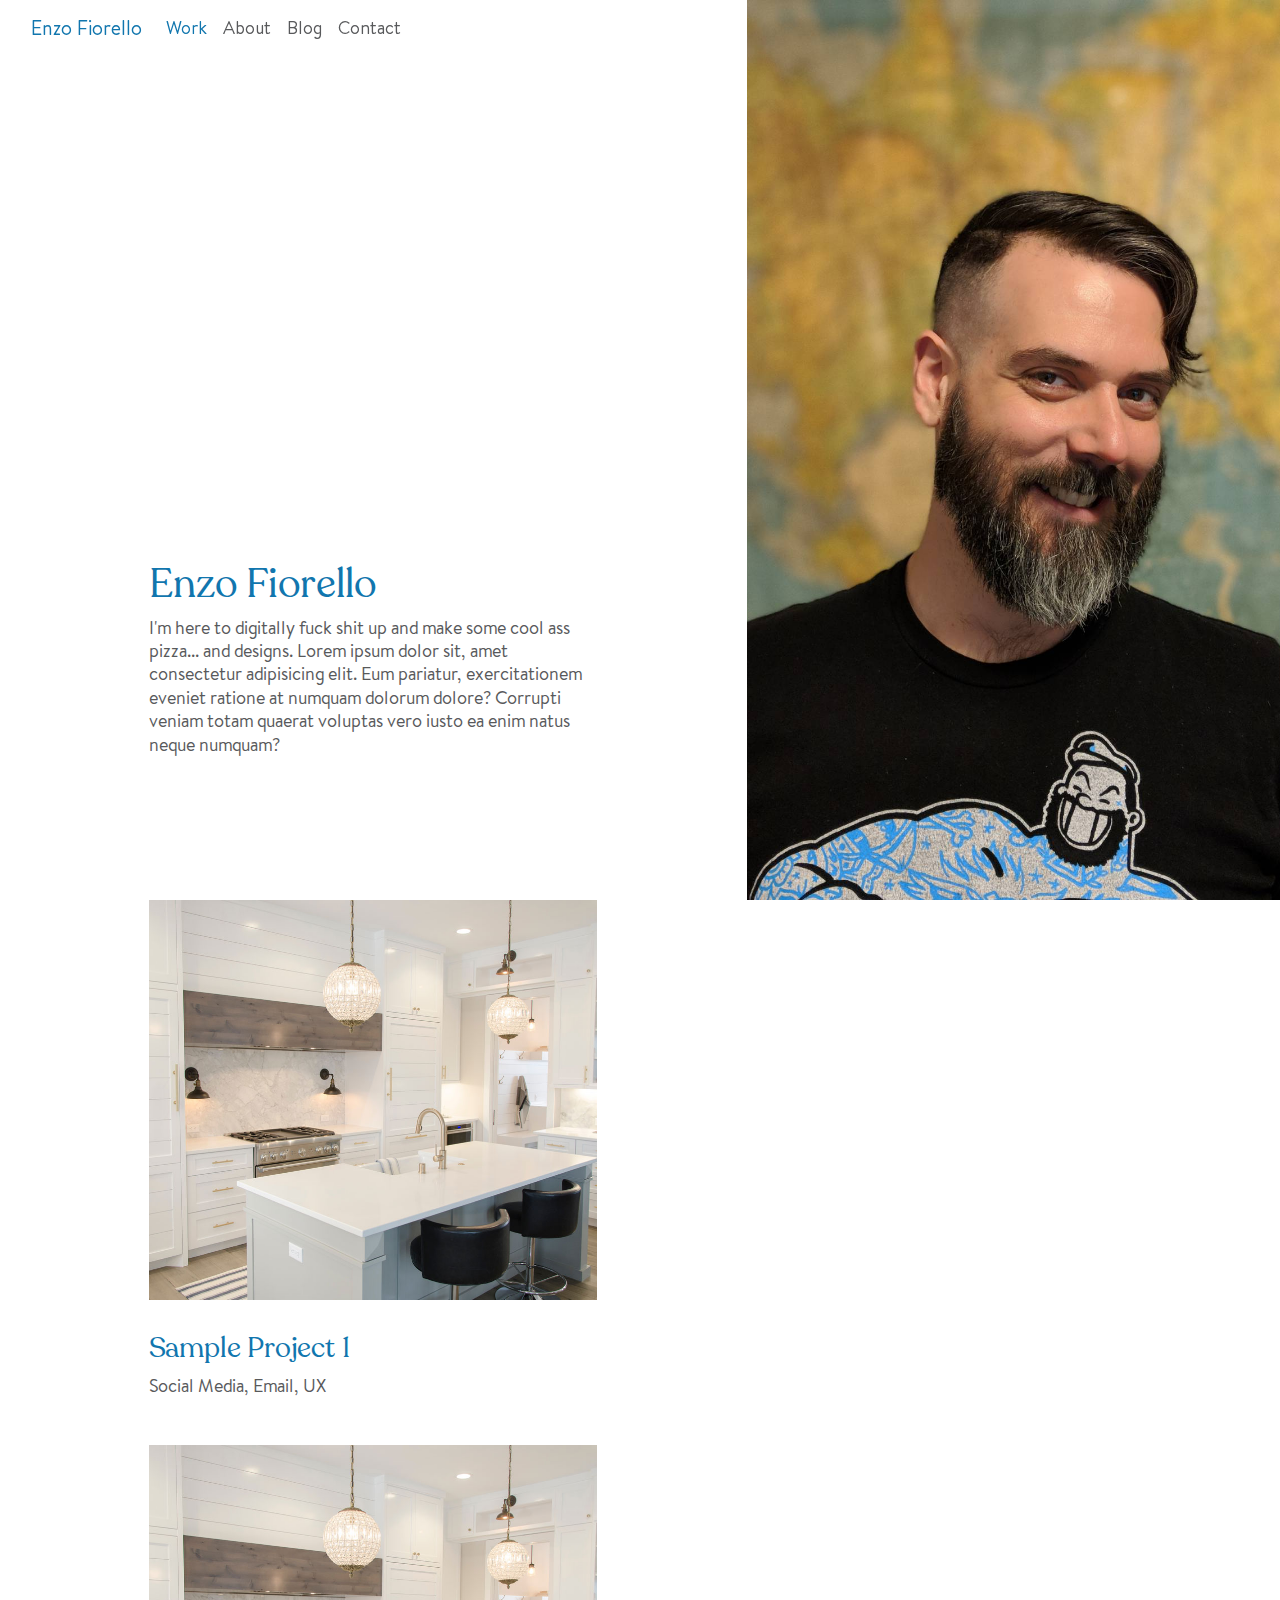
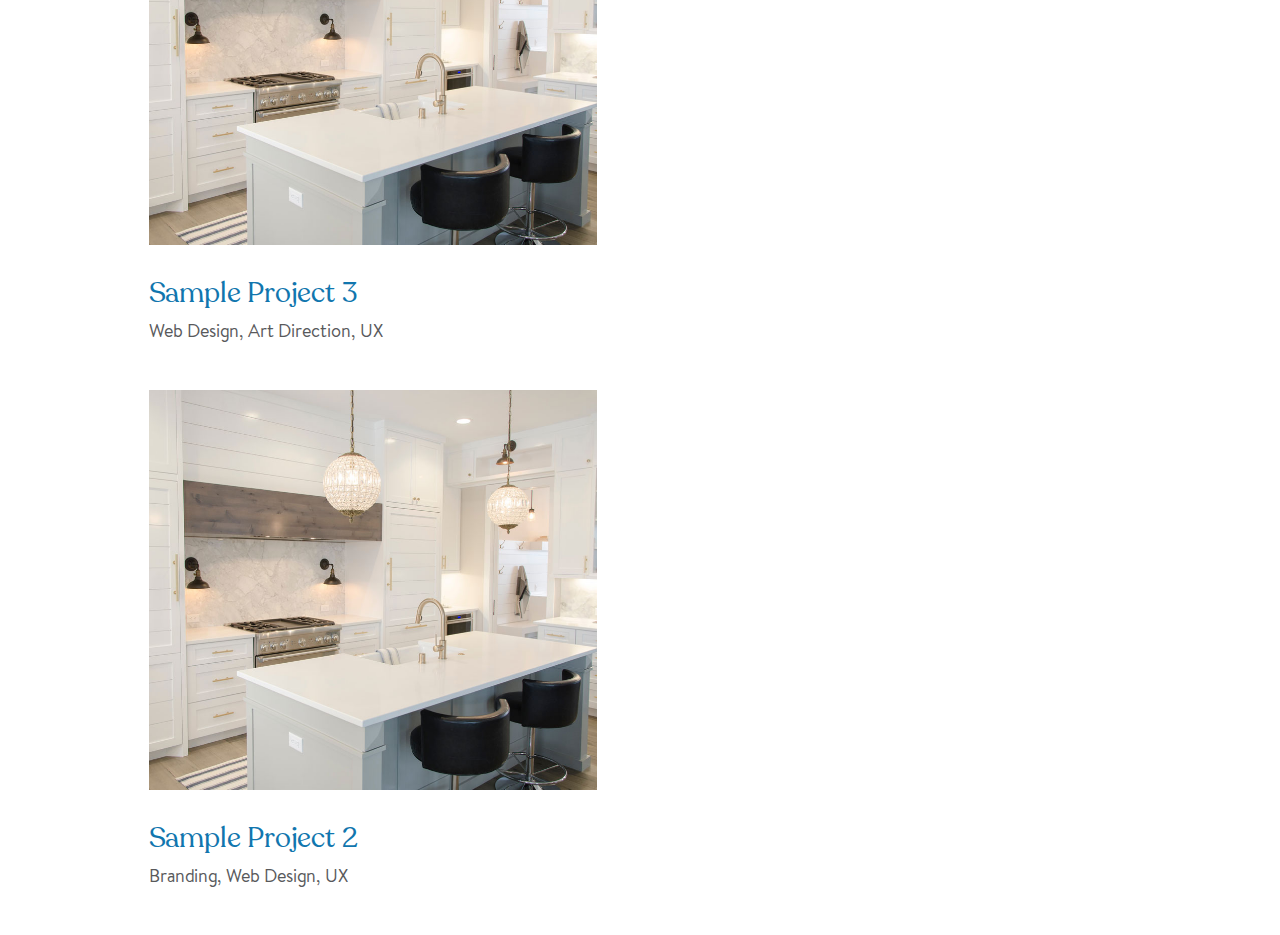
<file: index.html>
<!DOCTYPE html>
<html>
<head>
    <meta charset="utf-8">
<meta http-equiv="X-UA-Compatible" content="IE=edge">
<meta name="viewport" content="width=device-width, initial-scale=1">

<title>Enzo Fiorello | Enzo Fiorello</title>

<meta name="description" content="<p>One morning, as Gregor Samsa was waking up from anxious dreams, he discovered that in bed he had been changed into a monstrous verminous bug. He lay on his armour-hard back and saw, as he lifted his head up a little, his brown, arched abdomen divided up into rigid bow-like sections.</p>">

<link rel="shortcut icon" type="image/png" href="/img/icon-196x196.png">
<link rel="shortcut icon" sizes="196x196" href="/img/icon-196x196.png">
<link rel="apple-touch-icon" href="/img/homescreenicon.png">

 <!-- Facebook and Twitter integration -->
<meta property="og:title" content="Enzo Fiorello"/>
<meta property="og:image" content="/uploads/C5E7F620478B399834D0CE622767C95D.JPEG"/>
<meta property="og:url" content="/"/>
<meta property="og:type" content="article">
<meta property="og:site_name" content="Enzo Fiorello"/>
<meta property="og:description" content="<p>One morning, as Gregor Samsa was waking up from anxious dreams, he discovered that in bed he had been changed into a monstrous verminous bug. He lay on his armour-hard back and saw, as he lifted his head up a little, his brown, arched abdomen divided up into rigid bow-like sections.</p>"/>

<meta name="twitter:card" content="summary">
<meta name="twitter:site" content="">
<meta name="twitter:title" content="Enzo Fiorello" />
<meta name="twitter:image" content="/uploads/C5E7F620478B399834D0CE622767C95D.JPEG" />
<meta name="twitter:url" content="/" />
<meta name="twitter:description" content="<p>One morning, as Gregor Samsa was waking up from anxious dreams, he discovered that in bed he had been changed into a monstrous verminous bug. He lay on his armour-hard back and saw, as he lifted his head up a little, his brown, arched abdomen divided up into rigid bow-like sections.</p>" />

<link rel="canonical" href="/">
<link rel="alternate" type="application/rss+xml" title="Enzo Fiorello" href="/feed.xml">
<link rel="sitemap" type="application/xml" title="Sitemap" href="/sitemap.xml" />
    <link href="https://fonts.googleapis.com/css?family=Montserrat:100,100i,200,200i,300,300i,400,400i,500,500i,600,600i,700,700i,800,800i,900,900i|Roboto:100,100i,300,300i,400,400i,500,500i,700,700i,900,900i" rel="stylesheet">
    <link href="https://stackpath.bootstrapcdn.com/font-awesome/4.7.0/css/font-awesome.min.css" rel="stylesheet" integrity="sha384-wvfXpqpZZVQGK6TAh5PVlGOfQNHSoD2xbE+QkPxCAFlNEevoEH3Sl0sibVcOQVnN" crossorigin="anonymous">
    <link rel="stylesheet" type="text/css" media="screen" href="/assets/css/style.css" />
</head>
<body class="split">
<nav class="navbar navbar-expand-md navbar-light fixed-top">
    <div class="container-fluid">
        <a class="navbar-brand" href="/index.html">Enzo Fiorello</a>
        <button class="navbar-toggler" type="button" data-toggle="collapse" data-target="#navbarSupportedContent" aria-controls="navbarSupportedContent" aria-expanded="false" aria-label="Toggle navigation">
            <span class="navbar-toggler-icon"></span>
        </button>
        
        <div class="collapse navbar-collapse" id="navbarSupportedContent">
            <ul class="navbar-nav">
            
                <li class="nav-item  active ">
                    <a class="nav-link" href="/">Work</a>
                </li>
            
                <li class="nav-item ">
                    <a class="nav-link" href="/about.html">About</a>
                </li>
            
                <li class="nav-item ">
                    <a class="nav-link" href="/blog.html">Blog</a>
                </li>
            
                <li class="nav-item ">
                    <a class="nav-link" href="mailto:enzofiorello@gmail.com">Contact</a>
                </li>
            
    
            </ul>
        </div>
    </div>
</nav>
<article class="split-layout">
    <div class="container-fluid">
        <div class="row">
            <div class="col-md-5 order-md-2 minh-md-100vh minh-75vh featured-image" style="background-image: url('/uploads/C5E7F620478B399834D0CE622767C95D.JPEG');">
            
            </div>
            <div class="col-md-7 p-0">
                
                    <section class="split-introduction bg-none">
    <div class="container-fluid minh-md-100vh minh-75vh py-xl d-flex align-items-end">
        <div class="container">
            <div class="row">
                <div class="ml-auto mr-auto col-md-8 col-12">
                    <h1>Enzo Fiorello</h1><p>I'm here to digitally fuck shit up and make some cool ass pizza... and designs. Lorem ipsum dolor sit, amet consectetur adipisicing elit. Eum pariatur, exercitationem eveniet ratione at numquam dolorum dolore? Corrupti veniam totam quaerat voluptas vero iusto ea enim natus neque numquam?</p>
                </div>
            </div>
        </div>
    </div>
</section>
                
                    <section class="split-home-projects">
    <div class="container-fluid">
        <div class="container">
            <div class="row">
                    
                    
                    <div class="col-md-8 col-sm-12 ml-auto mr-auto project-post">
                        <a href="/projects/sample-project-1">
                            <div class="project-post-image" style="background-image: url('/uploads/placeholder.jpg');">
                                <div class="overlay">
                                    <h5><i class="fa fa-plus"></i></h5>
                                </div>
                            </div>
                        </a>
                        <div class="project-post-content">
                            <a href="/projects/sample-project-1">
                                <h3>Sample Project 1</h3>
                            </a>
                            <p>
                                Social Media, Email, UX
                            </p>
                        </div>
                    </div>
                    
                    <div class="col-md-8 col-sm-12 ml-auto mr-auto project-post">
                        <a href="/projects/sample-project-3">
                            <div class="project-post-image" style="background-image: url('/uploads/placeholder.jpg');">
                                <div class="overlay">
                                    <h5><i class="fa fa-plus"></i></h5>
                                </div>
                            </div>
                        </a>
                        <div class="project-post-content">
                            <a href="/projects/sample-project-3">
                                <h3>Sample Project 3</h3>
                            </a>
                            <p>
                                Web Design, Art Direction, UX
                            </p>
                        </div>
                    </div>
                    
                    <div class="col-md-8 col-sm-12 ml-auto mr-auto project-post">
                        <a href="/projects/sample-project-2">
                            <div class="project-post-image" style="background-image: url('/uploads/placeholder.jpg');">
                                <div class="overlay">
                                    <h5><i class="fa fa-plus"></i></h5>
                                </div>
                            </div>
                        </a>
                        <div class="project-post-content">
                            <a href="/projects/sample-project-2">
                                <h3>Sample Project 2</h3>
                            </a>
                            <p>
                                Branding, Web Design, UX
                            </p>
                        </div>
                    </div>
                    
            </div>
        </div>
    </div>
</section>
                
            </div>
        </div>
    </div>
</article>
<footer class="pt-md pb-md bg-lt-gray d-none ">
    <div class="container">
        <div class="row">
            <div class="col-12">
                <h6>Enzo Fiorello</h6>
            </div>
        </div>
        <div class="row">
            <div class="col-md-4 col-sm-12">
                <p>One morning, as Gregor Samsa was waking up from anxious dreams, he discovered that in bed he had been changed into a monstrous verminous bug. He lay on his armour-hard back and saw, as he lifted his head up a little, his brown, arched abdomen divided up into rigid bow-like sections.</p>
            </div>
            <div class="ml-auto col-md-2 col-sm-12">
                <h6>Navigation</h6>
                <ul class="footer-nav">
                    
                    <li>
                        <a href="">Work</a>
                    </li>
                    
                    <li>
                        <a href="">About</a>
                    </li>
                    
                    <li>
                        <a href="">Blog</a>
                    </li>
                    
                    <li>
                        <a href="">Contact</a>
                    </li>
                    
                </ul>
            </div>
            <div class="col-md-2 col-sm-12">
                <h6>Social</h6>
                <ul class="footer-nav">
                    
                    <li>
                        <a href="">Instagram</a>
                    </li>
                    
                    <li>
                        <a href="">Facebook</a>
                    </li>
                    
                    <li>
                        <a href="">YouTube</a>
                    </li>
                    
                    <li>
                        <a href="">LinkedIn</a>
                    </li>
                    
                </ul>
            </div>
        </div>
    </div>
</footer>
<script src="https://code.jquery.com/jquery-3.3.1.slim.min.js" integrity="sha384-q8i/X+965DzO0rT7abK41JStQIAqVgRVzpbzo5smXKp4YfRvH+8abtTE1Pi6jizo" crossorigin="anonymous"></script>
<script src="https://cdnjs.cloudflare.com/ajax/libs/popper.js/1.14.3/umd/popper.min.js" integrity="sha384-ZMP7rVo3mIykV+2+9J3UJ46jBk0WLaUAdn689aCwoqbBJiSnjAK/l8WvCWPIPm49" crossorigin="anonymous"></script>
<script src="https://stackpath.bootstrapcdn.com/bootstrap/4.1.3/js/bootstrap.min.js" integrity="sha384-ChfqqxuZUCnJSK3+MXmPNIyE6ZbWh2IMqE241rYiqJxyMiZ6OW/JmZQ5stwEULTy" crossorigin="anonymous"></script>
<script src="/assets/js/main.js"></script>
</body>
</html>
</file>
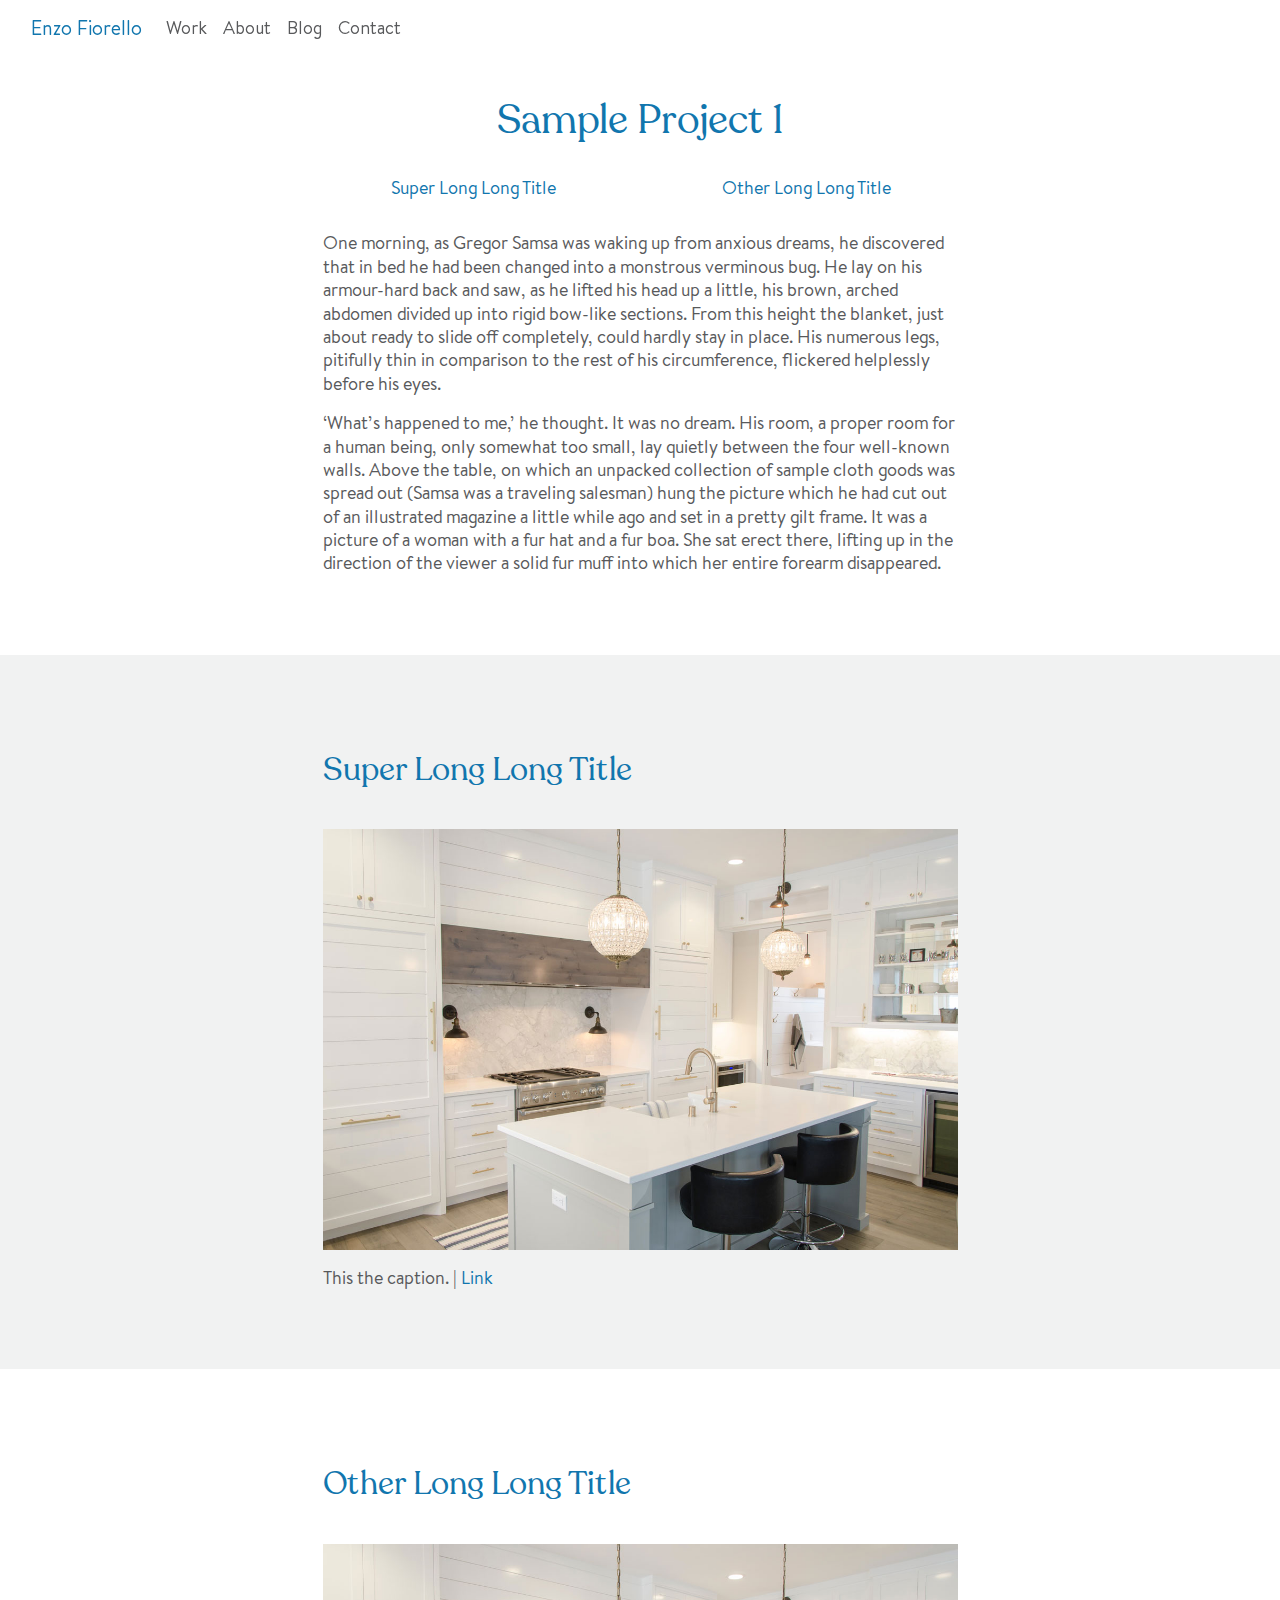
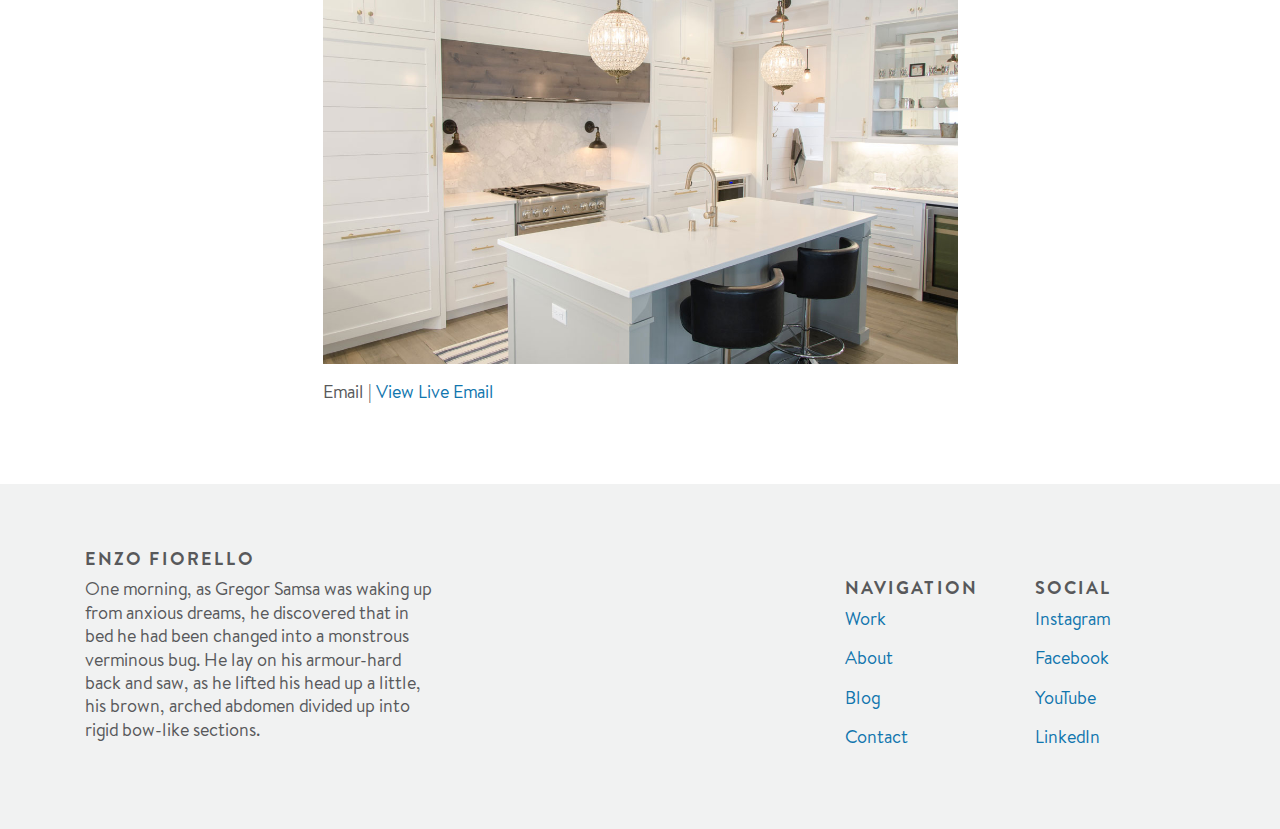
<file: projects/sample-project-1.html>
<!DOCTYPE html>
<html>
<head>
    <meta charset="utf-8">
<meta http-equiv="X-UA-Compatible" content="IE=edge">
<meta name="viewport" content="width=device-width, initial-scale=1">

<title>Sample Project 1 | Enzo Fiorello</title>

<meta name="description" content="One morning, as Gregor Samsa was waking up from anxious dreams, he discovered that in bed he had been changed into a monstrous verminous bug. He lay on his armour-hard...">

<link rel="shortcut icon" type="image/png" href="/img/icon-196x196.png">
<link rel="shortcut icon" sizes="196x196" href="/img/icon-196x196.png">
<link rel="apple-touch-icon" href="/img/homescreenicon.png">

 <!-- Facebook and Twitter integration -->
<meta property="og:title" content="Sample Project 1"/>

<meta property="og:url" content="/projects/sample-project-1"/>
<meta property="og:type" content="article">
<meta property="og:site_name" content="Enzo Fiorello"/>
<meta property="og:description" content="<p>One morning, as Gregor Samsa was waking up from anxious dreams, he discovered that in bed he had been changed into a monstrous verminous bug. He lay on his armour-hard back and saw, as he lifted his head up a little, his brown, arched abdomen divided up into rigid bow-like sections.</p>"/>

<meta name="twitter:card" content="summary">
<meta name="twitter:site" content="">
<meta name="twitter:title" content="Sample Project 1" />

<meta name="twitter:url" content="/projects/sample-project-1" />
<meta name="twitter:description" content="<p>One morning, as Gregor Samsa was waking up from anxious dreams, he discovered that in bed he had been changed into a monstrous verminous bug. He lay on his armour-hard back and saw, as he lifted his head up a little, his brown, arched abdomen divided up into rigid bow-like sections.</p>" />

<link rel="canonical" href="/projects/sample-project-1">
<link rel="alternate" type="application/rss+xml" title="Enzo Fiorello" href="/feed.xml">
<link rel="sitemap" type="application/xml" title="Sitemap" href="/sitemap.xml" />
    <link href="https://fonts.googleapis.com/css?family=Montserrat:100,100i,200,200i,300,300i,400,400i,500,500i,600,600i,700,700i,800,800i,900,900i|Roboto:100,100i,300,300i,400,400i,500,500i,700,700i,900,900i" rel="stylesheet">
    <link href="https://stackpath.bootstrapcdn.com/font-awesome/4.7.0/css/font-awesome.min.css" rel="stylesheet" integrity="sha384-wvfXpqpZZVQGK6TAh5PVlGOfQNHSoD2xbE+QkPxCAFlNEevoEH3Sl0sibVcOQVnN" crossorigin="anonymous">
    <link rel="stylesheet" type="text/css" media="screen" href="/assets/css/style.css" />
</head>
<body class="project">
<nav class="navbar navbar-expand-md navbar-light fixed-top">
    <div class="container-fluid">
        <a class="navbar-brand" href="/index.html">Enzo Fiorello</a>
        <button class="navbar-toggler" type="button" data-toggle="collapse" data-target="#navbarSupportedContent" aria-controls="navbarSupportedContent" aria-expanded="false" aria-label="Toggle navigation">
            <span class="navbar-toggler-icon"></span>
        </button>
        
        <div class="collapse navbar-collapse" id="navbarSupportedContent">
            <ul class="navbar-nav">
            
                <li class="nav-item ">
                    <a class="nav-link" href="/">Work</a>
                </li>
            
                <li class="nav-item ">
                    <a class="nav-link" href="/about.html">About</a>
                </li>
            
                <li class="nav-item ">
                    <a class="nav-link" href="/blog.html">Blog</a>
                </li>
            
                <li class="nav-item ">
                    <a class="nav-link" href="mailto:enzofiorello@gmail.com">Contact</a>
                </li>
            
    
            </ul>
        </div>
    </div>
</nav>
<header class="project-header">
    <div class="container-fluid minh-50vh pt-lg pb-md d-flex align-items-center">
        <div class="container">
            <div class="row">
                <div class="ml-auto mr-auto col-md-7 col-sm-12">
                    <h1 class="text-center mb-sm">Sample Project 1</h1>
                </div>
                <div class="col-md-7 col-sm-12 ml-auto mr-auto table-of-contents mb-sm">
                    <div class="row">
                        
                        
                            <div class="col-md-4 col-sm-12 ml-auto mr-auto text-center">
                                <a href="#SuperLongLongTitle">Super Long Long Title</a>
                            </div>
                        
                        
                        
                        
                        
                            <div class="col-md-4 col-sm-12 ml-auto mr-auto text-center">
                                <a href="#OtherLongLongTitle">Other Long Long Title</a>
                            </div>
                        
                        
                        
                        
                    </div>
                </div>
                <div class="col-md-7 col-sm-12 ml-auto mr-auto">
                    <p>One morning, as Gregor Samsa was waking up from anxious dreams, he discovered that in bed he had been changed into a monstrous verminous bug. He lay on his armour-hard back and saw, as he lifted his head up a little, his brown, arched abdomen divided up into rigid bow-like sections. From this height the blanket, just about ready to slide off completely, could hardly stay in place. His numerous legs, pitifully thin in comparison to the rest of his circumference, flickered helplessly before his eyes.</p><p>‘What’s happened to me,’ he thought. It was no dream. His room, a proper room for a human being, only somewhat too small, lay quietly between the four well-known walls. Above the table, on which an unpacked collection of sample cloth goods was spread out (Samsa was a traveling salesman) hung the picture which he had cut out of an illustrated magazine a little while ago and set in a pretty gilt frame. It was a picture of a woman with a fur hat and a fur boa. She sat erect there, lifting up in the direction of the viewer a solid fur muff into which her entire forearm disappeared.</p>
                </div>
            </div>
        </div>
    </div>
</header>
<article class="project-page">
    
        <section class="content-block" id="SuperLongLongTitle">
        <div class="container-fluid pt-lg pb-xs minh-0vh bg-lt-gray ">
            <div class="container">
                <div class="row">
                    <div class="col-md-7  ml-auto mr-auto text-left">
                        <h2>Super Long Long Title</h2>
                    </div>
                </div>
            </div>
        </div>
    </section>
    
        <section class="content-block">
    <div class="container-fluid pt-xs pb-md minh-0vh bg-lt-gray ">
        <div class="container">
            <div class="row">
                <div class="col-md-7  ml-auto mr-auto text-left">
                    <p><img src="../uploads/placeholder.jpg"></p><p>This the caption. | <a href="http://tumblr.com" title="Link">Link</a></p>
                </div>
            </div>
        </div>
    </div>
</section>
    
        <section class="content-block" id="OtherLongLongTitle">
        <div class="container-fluid pt-lg pb-xs minh-0vh bg-white ">
            <div class="container">
                <div class="row">
                    <div class="col-md-7  ml-auto mr-auto text-left">
                        <h2>Other Long Long Title</h2>
                    </div>
                </div>
            </div>
        </div>
    </section>
    
        <section class="content-block">
    <div class="container-fluid pt-xs pb-md minh-0vh bg-white ">
        <div class="container">
            <div class="row">
                <div class="col-md-7  ml-auto mr-auto text-left">
                    <p><img src="../uploads/placeholder.jpg"></p><p>Email | <a href="/">View Live Email</a></p>
                </div>
            </div>
        </div>
    </div>
</section>
    
</article>
<footer class="pt-md pb-md bg-lt-gray ">
    <div class="container">
        <div class="row">
            <div class="col-12">
                <h6>Enzo Fiorello</h6>
            </div>
        </div>
        <div class="row">
            <div class="col-md-4 col-sm-12">
                <p>One morning, as Gregor Samsa was waking up from anxious dreams, he discovered that in bed he had been changed into a monstrous verminous bug. He lay on his armour-hard back and saw, as he lifted his head up a little, his brown, arched abdomen divided up into rigid bow-like sections.</p>
            </div>
            <div class="ml-auto col-md-2 col-sm-12">
                <h6>Navigation</h6>
                <ul class="footer-nav">
                    
                    <li>
                        <a href="">Work</a>
                    </li>
                    
                    <li>
                        <a href="">About</a>
                    </li>
                    
                    <li>
                        <a href="">Blog</a>
                    </li>
                    
                    <li>
                        <a href="">Contact</a>
                    </li>
                    
                </ul>
            </div>
            <div class="col-md-2 col-sm-12">
                <h6>Social</h6>
                <ul class="footer-nav">
                    
                    <li>
                        <a href="">Instagram</a>
                    </li>
                    
                    <li>
                        <a href="">Facebook</a>
                    </li>
                    
                    <li>
                        <a href="">YouTube</a>
                    </li>
                    
                    <li>
                        <a href="">LinkedIn</a>
                    </li>
                    
                </ul>
            </div>
        </div>
    </div>
</footer>
<script src="https://code.jquery.com/jquery-3.3.1.slim.min.js" integrity="sha384-q8i/X+965DzO0rT7abK41JStQIAqVgRVzpbzo5smXKp4YfRvH+8abtTE1Pi6jizo" crossorigin="anonymous"></script>
<script src="https://cdnjs.cloudflare.com/ajax/libs/popper.js/1.14.3/umd/popper.min.js" integrity="sha384-ZMP7rVo3mIykV+2+9J3UJ46jBk0WLaUAdn689aCwoqbBJiSnjAK/l8WvCWPIPm49" crossorigin="anonymous"></script>
<script src="https://stackpath.bootstrapcdn.com/bootstrap/4.1.3/js/bootstrap.min.js" integrity="sha384-ChfqqxuZUCnJSK3+MXmPNIyE6ZbWh2IMqE241rYiqJxyMiZ6OW/JmZQ5stwEULTy" crossorigin="anonymous"></script>
<script src="/assets/js/main.js"></script>
</body>
</html>
</file>
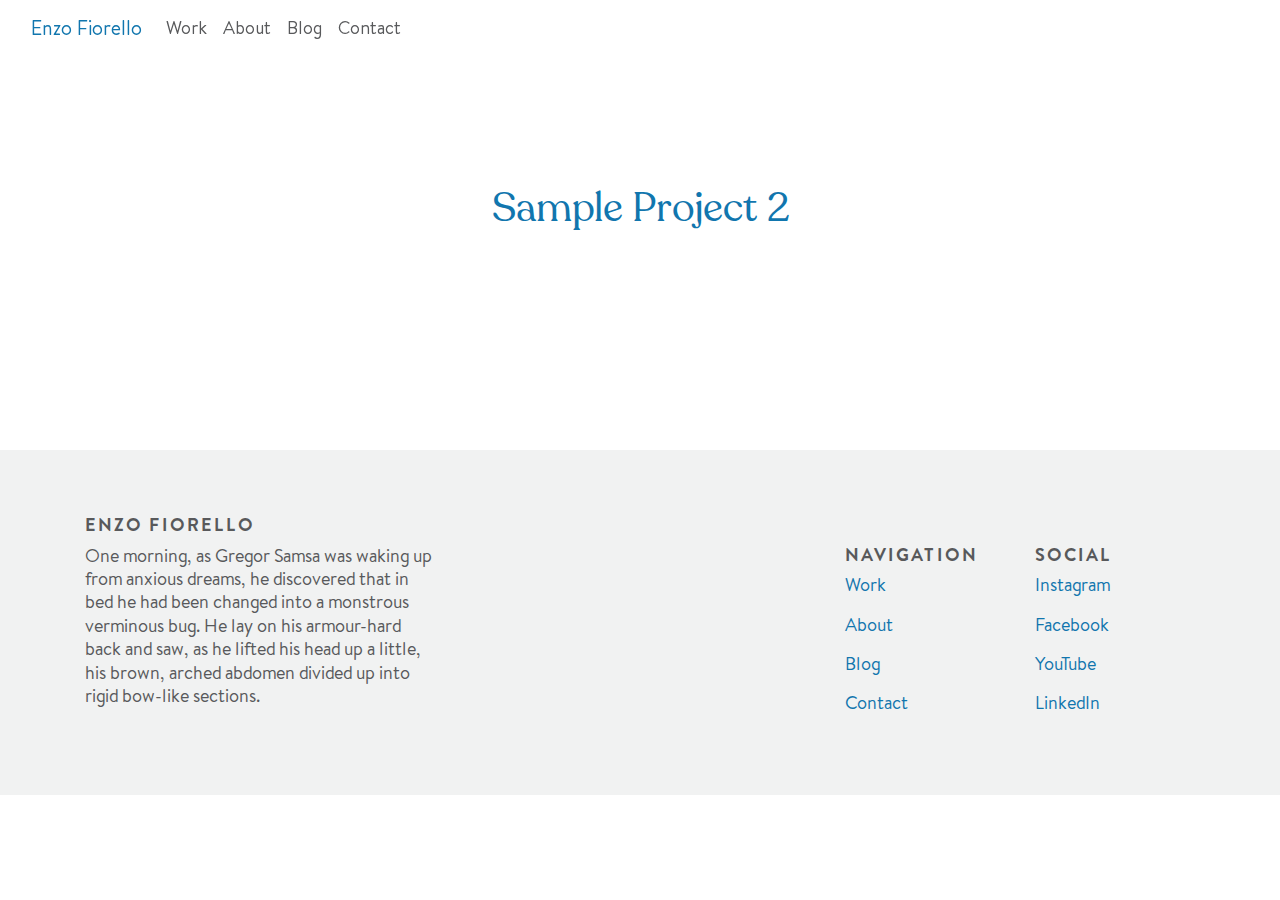
<file: projects/sample-project-2.html>
<!DOCTYPE html>
<html>
<head>
    <meta charset="utf-8">
<meta http-equiv="X-UA-Compatible" content="IE=edge">
<meta name="viewport" content="width=device-width, initial-scale=1">

<title>Sample Project 2 | Enzo Fiorello</title>

<meta name="description" content="<p>One morning, as Gregor Samsa was waking up from anxious dreams, he discovered that in bed he had been changed into a monstrous verminous bug. He lay on his armour-hard back and saw, as he lifted his head up a little, his brown, arched abdomen divided up into rigid bow-like sections.</p>">

<link rel="shortcut icon" type="image/png" href="/img/icon-196x196.png">
<link rel="shortcut icon" sizes="196x196" href="/img/icon-196x196.png">
<link rel="apple-touch-icon" href="/img/homescreenicon.png">

 <!-- Facebook and Twitter integration -->
<meta property="og:title" content="Sample Project 2"/>

<meta property="og:url" content="/projects/sample-project-2"/>
<meta property="og:type" content="article">
<meta property="og:site_name" content="Enzo Fiorello"/>
<meta property="og:description" content="<p>One morning, as Gregor Samsa was waking up from anxious dreams, he discovered that in bed he had been changed into a monstrous verminous bug. He lay on his armour-hard back and saw, as he lifted his head up a little, his brown, arched abdomen divided up into rigid bow-like sections.</p>"/>

<meta name="twitter:card" content="summary">
<meta name="twitter:site" content="">
<meta name="twitter:title" content="Sample Project 2" />

<meta name="twitter:url" content="/projects/sample-project-2" />
<meta name="twitter:description" content="<p>One morning, as Gregor Samsa was waking up from anxious dreams, he discovered that in bed he had been changed into a monstrous verminous bug. He lay on his armour-hard back and saw, as he lifted his head up a little, his brown, arched abdomen divided up into rigid bow-like sections.</p>" />

<link rel="canonical" href="/projects/sample-project-2">
<link rel="alternate" type="application/rss+xml" title="Enzo Fiorello" href="/feed.xml">
<link rel="sitemap" type="application/xml" title="Sitemap" href="/sitemap.xml" />
    <link href="https://fonts.googleapis.com/css?family=Montserrat:100,100i,200,200i,300,300i,400,400i,500,500i,600,600i,700,700i,800,800i,900,900i|Roboto:100,100i,300,300i,400,400i,500,500i,700,700i,900,900i" rel="stylesheet">
    <link href="https://stackpath.bootstrapcdn.com/font-awesome/4.7.0/css/font-awesome.min.css" rel="stylesheet" integrity="sha384-wvfXpqpZZVQGK6TAh5PVlGOfQNHSoD2xbE+QkPxCAFlNEevoEH3Sl0sibVcOQVnN" crossorigin="anonymous">
    <link rel="stylesheet" type="text/css" media="screen" href="/assets/css/style.css" />
</head>
<body class="project">
<nav class="navbar navbar-expand-md navbar-light fixed-top">
    <div class="container-fluid">
        <a class="navbar-brand" href="/index.html">Enzo Fiorello</a>
        <button class="navbar-toggler" type="button" data-toggle="collapse" data-target="#navbarSupportedContent" aria-controls="navbarSupportedContent" aria-expanded="false" aria-label="Toggle navigation">
            <span class="navbar-toggler-icon"></span>
        </button>
        
        <div class="collapse navbar-collapse" id="navbarSupportedContent">
            <ul class="navbar-nav">
            
                <li class="nav-item ">
                    <a class="nav-link" href="/">Work</a>
                </li>
            
                <li class="nav-item ">
                    <a class="nav-link" href="/about.html">About</a>
                </li>
            
                <li class="nav-item ">
                    <a class="nav-link" href="/blog.html">Blog</a>
                </li>
            
                <li class="nav-item ">
                    <a class="nav-link" href="mailto:enzofiorello@gmail.com">Contact</a>
                </li>
            
    
            </ul>
        </div>
    </div>
</nav>
<header class="project-header">
    <div class="container-fluid minh-50vh pt-lg pb-md d-flex align-items-center">
        <div class="container">
            <div class="row">
                <div class="ml-auto mr-auto col-md-7 col-sm-12">
                    <h1 class="text-center mb-sm">Sample Project 2</h1>
                </div>
                <div class="col-md-7 col-sm-12 ml-auto mr-auto table-of-contents mb-sm">
                    <div class="row">
                        
                    </div>
                </div>
                <div class="col-md-7 col-sm-12 ml-auto mr-auto">
                    
                </div>
            </div>
        </div>
    </div>
</header>
<article class="project-page">
    
</article>
<footer class="pt-md pb-md bg-lt-gray ">
    <div class="container">
        <div class="row">
            <div class="col-12">
                <h6>Enzo Fiorello</h6>
            </div>
        </div>
        <div class="row">
            <div class="col-md-4 col-sm-12">
                <p>One morning, as Gregor Samsa was waking up from anxious dreams, he discovered that in bed he had been changed into a monstrous verminous bug. He lay on his armour-hard back and saw, as he lifted his head up a little, his brown, arched abdomen divided up into rigid bow-like sections.</p>
            </div>
            <div class="ml-auto col-md-2 col-sm-12">
                <h6>Navigation</h6>
                <ul class="footer-nav">
                    
                    <li>
                        <a href="">Work</a>
                    </li>
                    
                    <li>
                        <a href="">About</a>
                    </li>
                    
                    <li>
                        <a href="">Blog</a>
                    </li>
                    
                    <li>
                        <a href="">Contact</a>
                    </li>
                    
                </ul>
            </div>
            <div class="col-md-2 col-sm-12">
                <h6>Social</h6>
                <ul class="footer-nav">
                    
                    <li>
                        <a href="">Instagram</a>
                    </li>
                    
                    <li>
                        <a href="">Facebook</a>
                    </li>
                    
                    <li>
                        <a href="">YouTube</a>
                    </li>
                    
                    <li>
                        <a href="">LinkedIn</a>
                    </li>
                    
                </ul>
            </div>
        </div>
    </div>
</footer>
<script src="https://code.jquery.com/jquery-3.3.1.slim.min.js" integrity="sha384-q8i/X+965DzO0rT7abK41JStQIAqVgRVzpbzo5smXKp4YfRvH+8abtTE1Pi6jizo" crossorigin="anonymous"></script>
<script src="https://cdnjs.cloudflare.com/ajax/libs/popper.js/1.14.3/umd/popper.min.js" integrity="sha384-ZMP7rVo3mIykV+2+9J3UJ46jBk0WLaUAdn689aCwoqbBJiSnjAK/l8WvCWPIPm49" crossorigin="anonymous"></script>
<script src="https://stackpath.bootstrapcdn.com/bootstrap/4.1.3/js/bootstrap.min.js" integrity="sha384-ChfqqxuZUCnJSK3+MXmPNIyE6ZbWh2IMqE241rYiqJxyMiZ6OW/JmZQ5stwEULTy" crossorigin="anonymous"></script>
<script src="/assets/js/main.js"></script>
</body>
</html>
</file>
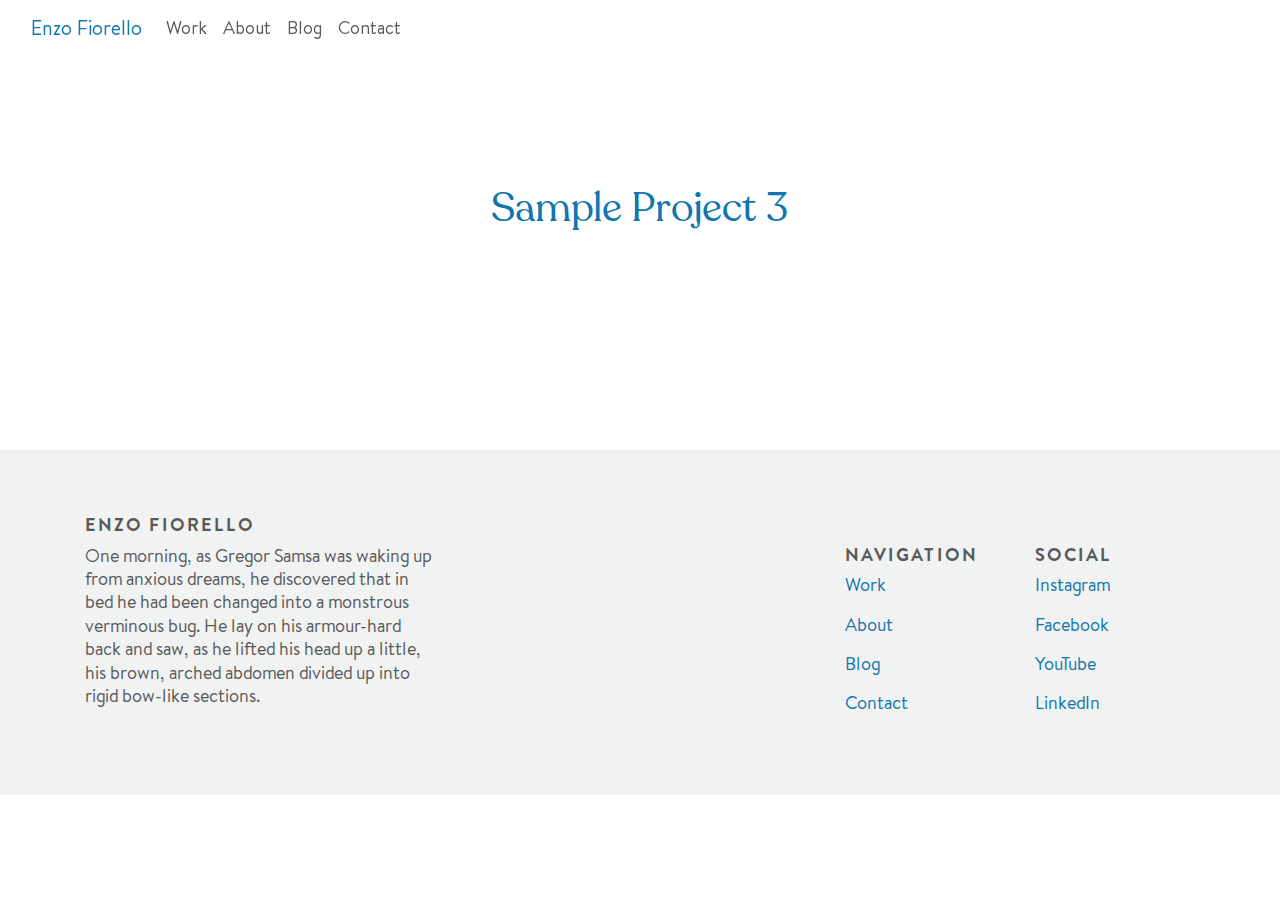
<file: projects/sample-project-3.html>
<!DOCTYPE html>
<html>
<head>
    <meta charset="utf-8">
<meta http-equiv="X-UA-Compatible" content="IE=edge">
<meta name="viewport" content="width=device-width, initial-scale=1">

<title>Sample Project 3 | Enzo Fiorello</title>

<meta name="description" content="<p>One morning, as Gregor Samsa was waking up from anxious dreams, he discovered that in bed he had been changed into a monstrous verminous bug. He lay on his armour-hard back and saw, as he lifted his head up a little, his brown, arched abdomen divided up into rigid bow-like sections.</p>">

<link rel="shortcut icon" type="image/png" href="/img/icon-196x196.png">
<link rel="shortcut icon" sizes="196x196" href="/img/icon-196x196.png">
<link rel="apple-touch-icon" href="/img/homescreenicon.png">

 <!-- Facebook and Twitter integration -->
<meta property="og:title" content="Sample Project 3"/>

<meta property="og:url" content="/projects/sample-project-3"/>
<meta property="og:type" content="article">
<meta property="og:site_name" content="Enzo Fiorello"/>
<meta property="og:description" content="<p>One morning, as Gregor Samsa was waking up from anxious dreams, he discovered that in bed he had been changed into a monstrous verminous bug. He lay on his armour-hard back and saw, as he lifted his head up a little, his brown, arched abdomen divided up into rigid bow-like sections.</p>"/>

<meta name="twitter:card" content="summary">
<meta name="twitter:site" content="">
<meta name="twitter:title" content="Sample Project 3" />

<meta name="twitter:url" content="/projects/sample-project-3" />
<meta name="twitter:description" content="<p>One morning, as Gregor Samsa was waking up from anxious dreams, he discovered that in bed he had been changed into a monstrous verminous bug. He lay on his armour-hard back and saw, as he lifted his head up a little, his brown, arched abdomen divided up into rigid bow-like sections.</p>" />

<link rel="canonical" href="/projects/sample-project-3">
<link rel="alternate" type="application/rss+xml" title="Enzo Fiorello" href="/feed.xml">
<link rel="sitemap" type="application/xml" title="Sitemap" href="/sitemap.xml" />
    <link href="https://fonts.googleapis.com/css?family=Montserrat:100,100i,200,200i,300,300i,400,400i,500,500i,600,600i,700,700i,800,800i,900,900i|Roboto:100,100i,300,300i,400,400i,500,500i,700,700i,900,900i" rel="stylesheet">
    <link href="https://stackpath.bootstrapcdn.com/font-awesome/4.7.0/css/font-awesome.min.css" rel="stylesheet" integrity="sha384-wvfXpqpZZVQGK6TAh5PVlGOfQNHSoD2xbE+QkPxCAFlNEevoEH3Sl0sibVcOQVnN" crossorigin="anonymous">
    <link rel="stylesheet" type="text/css" media="screen" href="/assets/css/style.css" />
</head>
<body class="project">
<nav class="navbar navbar-expand-md navbar-light fixed-top">
    <div class="container-fluid">
        <a class="navbar-brand" href="/index.html">Enzo Fiorello</a>
        <button class="navbar-toggler" type="button" data-toggle="collapse" data-target="#navbarSupportedContent" aria-controls="navbarSupportedContent" aria-expanded="false" aria-label="Toggle navigation">
            <span class="navbar-toggler-icon"></span>
        </button>
        
        <div class="collapse navbar-collapse" id="navbarSupportedContent">
            <ul class="navbar-nav">
            
                <li class="nav-item ">
                    <a class="nav-link" href="/">Work</a>
                </li>
            
                <li class="nav-item ">
                    <a class="nav-link" href="/about.html">About</a>
                </li>
            
                <li class="nav-item ">
                    <a class="nav-link" href="/blog.html">Blog</a>
                </li>
            
                <li class="nav-item ">
                    <a class="nav-link" href="mailto:enzofiorello@gmail.com">Contact</a>
                </li>
            
    
            </ul>
        </div>
    </div>
</nav>
<header class="project-header">
    <div class="container-fluid minh-50vh pt-lg pb-md d-flex align-items-center">
        <div class="container">
            <div class="row">
                <div class="ml-auto mr-auto col-md-7 col-sm-12">
                    <h1 class="text-center mb-sm">Sample Project 3</h1>
                </div>
                <div class="col-md-7 col-sm-12 ml-auto mr-auto table-of-contents mb-sm">
                    <div class="row">
                        
                    </div>
                </div>
                <div class="col-md-7 col-sm-12 ml-auto mr-auto">
                    
                </div>
            </div>
        </div>
    </div>
</header>
<article class="project-page">
    
</article>
<footer class="pt-md pb-md bg-lt-gray ">
    <div class="container">
        <div class="row">
            <div class="col-12">
                <h6>Enzo Fiorello</h6>
            </div>
        </div>
        <div class="row">
            <div class="col-md-4 col-sm-12">
                <p>One morning, as Gregor Samsa was waking up from anxious dreams, he discovered that in bed he had been changed into a monstrous verminous bug. He lay on his armour-hard back and saw, as he lifted his head up a little, his brown, arched abdomen divided up into rigid bow-like sections.</p>
            </div>
            <div class="ml-auto col-md-2 col-sm-12">
                <h6>Navigation</h6>
                <ul class="footer-nav">
                    
                    <li>
                        <a href="">Work</a>
                    </li>
                    
                    <li>
                        <a href="">About</a>
                    </li>
                    
                    <li>
                        <a href="">Blog</a>
                    </li>
                    
                    <li>
                        <a href="">Contact</a>
                    </li>
                    
                </ul>
            </div>
            <div class="col-md-2 col-sm-12">
                <h6>Social</h6>
                <ul class="footer-nav">
                    
                    <li>
                        <a href="">Instagram</a>
                    </li>
                    
                    <li>
                        <a href="">Facebook</a>
                    </li>
                    
                    <li>
                        <a href="">YouTube</a>
                    </li>
                    
                    <li>
                        <a href="">LinkedIn</a>
                    </li>
                    
                </ul>
            </div>
        </div>
    </div>
</footer>
<script src="https://code.jquery.com/jquery-3.3.1.slim.min.js" integrity="sha384-q8i/X+965DzO0rT7abK41JStQIAqVgRVzpbzo5smXKp4YfRvH+8abtTE1Pi6jizo" crossorigin="anonymous"></script>
<script src="https://cdnjs.cloudflare.com/ajax/libs/popper.js/1.14.3/umd/popper.min.js" integrity="sha384-ZMP7rVo3mIykV+2+9J3UJ46jBk0WLaUAdn689aCwoqbBJiSnjAK/l8WvCWPIPm49" crossorigin="anonymous"></script>
<script src="https://stackpath.bootstrapcdn.com/bootstrap/4.1.3/js/bootstrap.min.js" integrity="sha384-ChfqqxuZUCnJSK3+MXmPNIyE6ZbWh2IMqE241rYiqJxyMiZ6OW/JmZQ5stwEULTy" crossorigin="anonymous"></script>
<script src="/assets/js/main.js"></script>
</body>
</html>
</file>
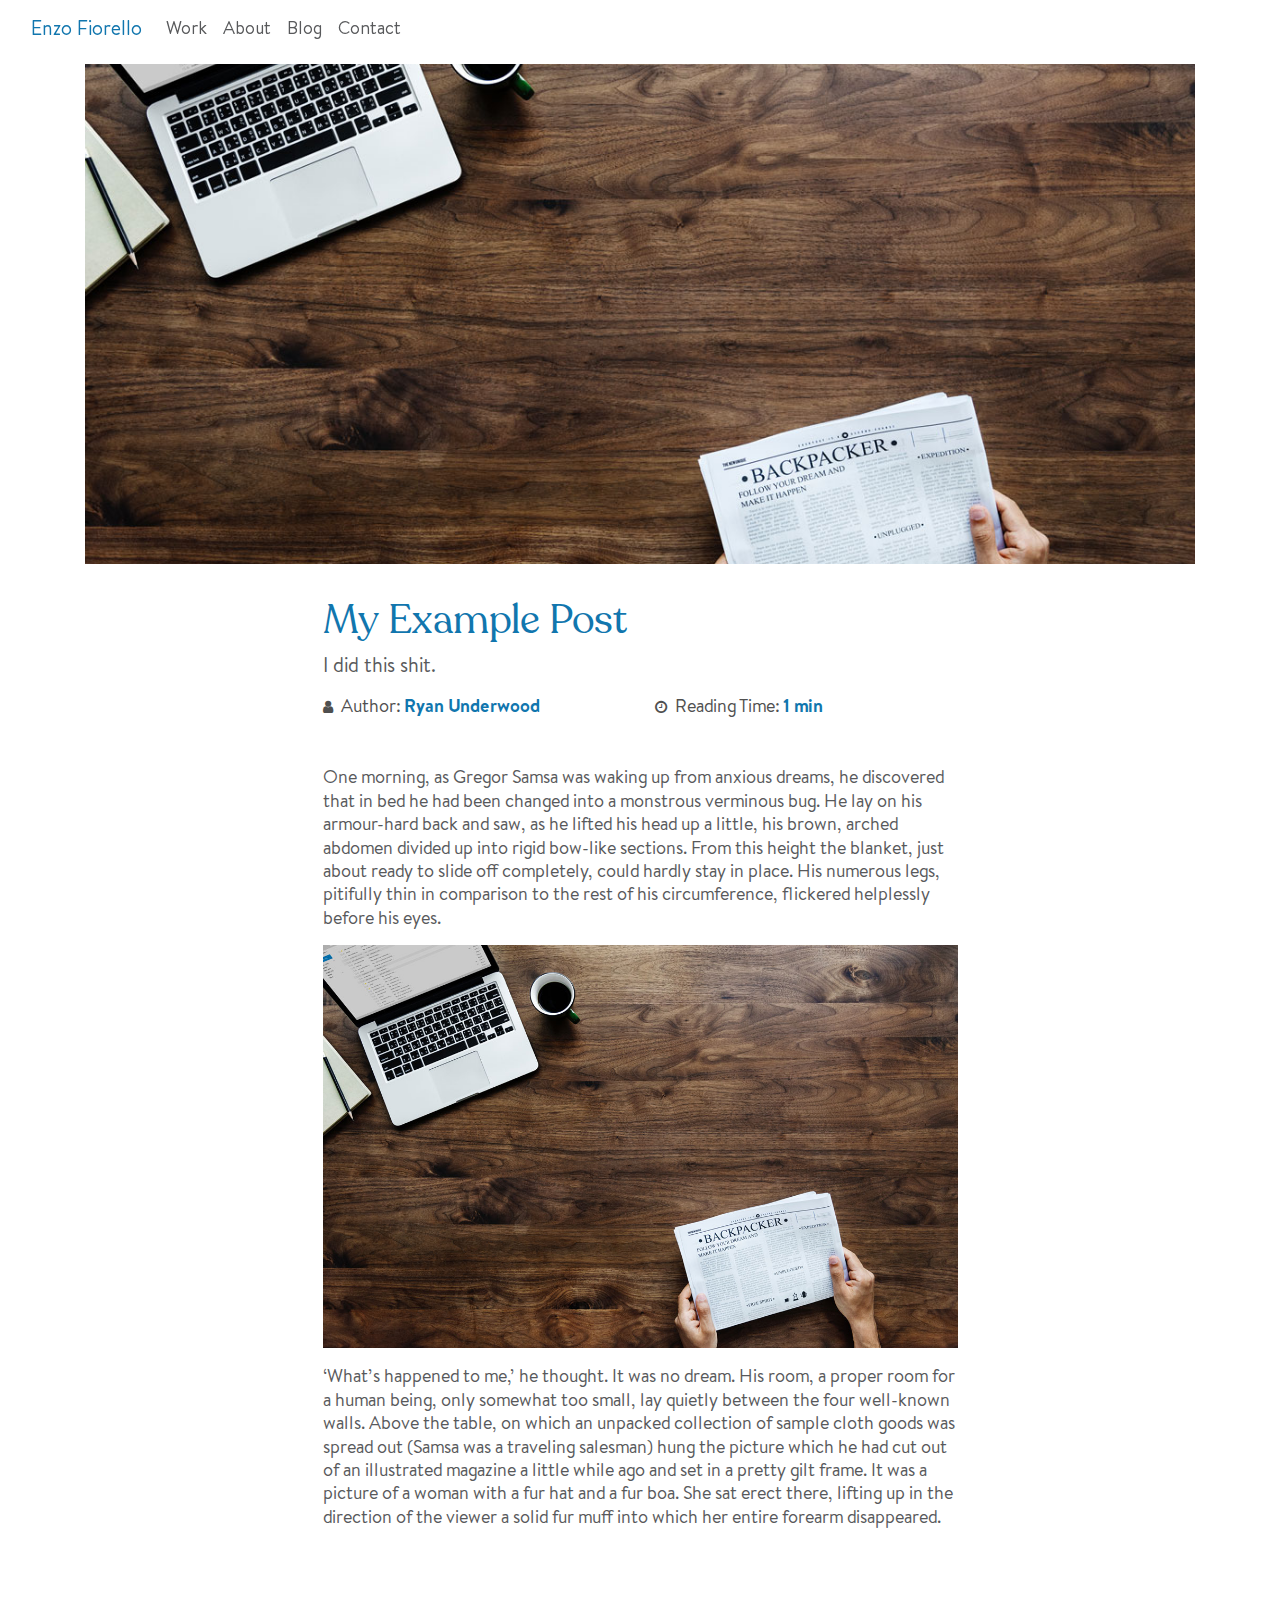
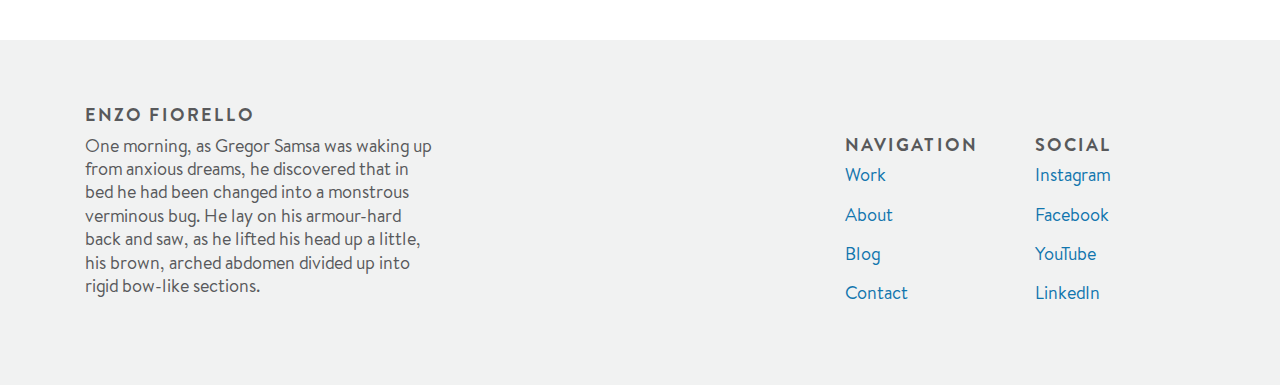
<file: 2016/05/20/my-example-post.html>
<!DOCTYPE html>
<html>
<head>
    <meta charset="utf-8">
<meta http-equiv="X-UA-Compatible" content="IE=edge">
<meta name="viewport" content="width=device-width, initial-scale=1">

<title>My Example Post | Enzo Fiorello</title>

<meta name="description" content="<p>One morning, as Gregor Samsa was waking up from anxious dreams, he discovered that in bed he had been changed into a monstrous verminous bug. He lay on his armour-hard back and saw, as he lifted his head up a little, his brown, arched abdomen divided up into rigid bow-like sections.</p>">

<link rel="shortcut icon" type="image/png" href="/img/icon-196x196.png">
<link rel="shortcut icon" sizes="196x196" href="/img/icon-196x196.png">
<link rel="apple-touch-icon" href="/img/homescreenicon.png">

 <!-- Facebook and Twitter integration -->
<meta property="og:title" content="My Example Post"/>
<meta property="og:image" content="/uploads/blog-placeholder.jpg"/>
<meta property="og:url" content="/2016/05/20/my-example-post.html"/>
<meta property="og:type" content="article">
<meta property="og:site_name" content="Enzo Fiorello"/>
<meta property="og:description" content="One morning, as Gregor Samsa was waking up from anxious dreams, he discovered that in bed he had been changed into a monstrous verminous bug. He lay on his a..."/>

<meta name="twitter:card" content="summary">
<meta name="twitter:site" content="">
<meta name="twitter:title" content="My Example Post" />
<meta name="twitter:image" content="/uploads/blog-placeholder.jpg" />
<meta name="twitter:url" content="/2016/05/20/my-example-post.html" />
<meta name="twitter:description" content="One morning, as Gregor Samsa was waking up from anxious dreams, he discovered that in bed he had been changed into a monstrous verminous bug. He lay on his a..." />

<link rel="canonical" href="/2016/05/20/my-example-post.html">
<link rel="alternate" type="application/rss+xml" title="Enzo Fiorello" href="/feed.xml">
<link rel="sitemap" type="application/xml" title="Sitemap" href="/sitemap.xml" />
    <link href="https://fonts.googleapis.com/css?family=Montserrat:100,100i,200,200i,300,300i,400,400i,500,500i,600,600i,700,700i,800,800i,900,900i|Roboto:100,100i,300,300i,400,400i,500,500i,700,700i,900,900i" rel="stylesheet">
    <link href="https://stackpath.bootstrapcdn.com/font-awesome/4.7.0/css/font-awesome.min.css" rel="stylesheet" integrity="sha384-wvfXpqpZZVQGK6TAh5PVlGOfQNHSoD2xbE+QkPxCAFlNEevoEH3Sl0sibVcOQVnN" crossorigin="anonymous">
    <link rel="stylesheet" type="text/css" media="screen" href="/assets/css/style.css" />
</head>
<body class="post">
<nav class="navbar navbar-expand-md navbar-light fixed-top">
    <div class="container-fluid">
        <a class="navbar-brand" href="/index.html">Enzo Fiorello</a>
        <button class="navbar-toggler" type="button" data-toggle="collapse" data-target="#navbarSupportedContent" aria-controls="navbarSupportedContent" aria-expanded="false" aria-label="Toggle navigation">
            <span class="navbar-toggler-icon"></span>
        </button>
        
        <div class="collapse navbar-collapse" id="navbarSupportedContent">
            <ul class="navbar-nav">
            
                <li class="nav-item ">
                    <a class="nav-link" href="/">Work</a>
                </li>
            
                <li class="nav-item ">
                    <a class="nav-link" href="/about.html">About</a>
                </li>
            
                <li class="nav-item ">
                    <a class="nav-link" href="/blog.html">Blog</a>
                </li>
            
                <li class="nav-item ">
                    <a class="nav-link" href="mailto:enzofiorello@gmail.com">Contact</a>
                </li>
            
    
            </ul>
        </div>
    </div>
</nav>
<header class="blog-header mt-md">
    <div class="container-fluid">
        <div class="container">
            <div class="col-12 featured-image" style="background-image: url('/uploads/blog-placeholder.jpg');">

            </div>
        </div>
    </div>
    <div class="container-fluid pt-sm">
        <div class="container">
            <div class="row">
                <div class="ml-auto mr-auto col-md-7 col-sm-12">
                    <h1>My Example Post</h1>
                    
                    <p class="lead">I did this shit.</p>
                    
                </div>
            </div>
        </div>
    </div>
</header>
<section>
    <div class="container-fluid">
        <div class="container">
            <div class="row">
                <div class="ml-auto mr-auto col-md-7 col-sm-12">
                    <div class="container-fluid p-0">
                        <div class="row">
                            <div class="col-md-6 col-sm-12">
                                <p class="fc-md-gray"><span class="small"><i class="fa fa-user"></i></span>&nbsp;&nbsp;Author: <strong class="fc-accent">Ryan Underwood</strong></p>
                            </div>
                            <div class="col-md-6 col-sm-12">
                                <p class="fc-md-gray"><span class="small"><i class="fa fa-clock-o"></i></span>&nbsp;&nbsp;Reading Time: <strong class="fc-accent">1 min</strong></p>
                            </div>
                        </div>
                    </div>
                </div>
            </div>
        </div>
    </div>
</section>
<article class="blog-post">
    <div class="container-fluid pt-sm pb-lg">
        <div class="container">
            <div class="row">
                <div class="ml-auto mr-auto col-md-7 col-sm-12">
                    <p>One morning, as Gregor Samsa was waking up from anxious dreams, he discovered that in bed he had been changed into a monstrous verminous bug. He lay on his armour-hard back and saw, as he lifted his head up a little, his brown, arched abdomen divided up into rigid bow-like sections. From this height the blanket, just about ready to slide off completely, could hardly stay in place. His numerous legs, pitifully thin in comparison to the rest of his circumference, flickered helplessly before his eyes.</p>

<p><img src="/uploads/blog-placeholder.jpg" alt="" /></p>

<p>‘What’s happened to me,’ he thought. It was no dream. His room, a proper room for a human being, only somewhat too small, lay quietly between the four well-known walls. Above the table, on which an unpacked collection of sample cloth goods was spread out (Samsa was a traveling salesman) hung the picture which he had cut out of an illustrated magazine a little while ago and set in a pretty gilt frame. It was a picture of a woman with a fur hat and a fur boa. She sat erect there, lifting up in the direction of the viewer a solid fur muff into which her entire forearm disappeared.</p>

                </div>
            </div>
        </div>
    </div>
</article>
<footer class="pt-md pb-md bg-lt-gray ">
    <div class="container">
        <div class="row">
            <div class="col-12">
                <h6>Enzo Fiorello</h6>
            </div>
        </div>
        <div class="row">
            <div class="col-md-4 col-sm-12">
                <p>One morning, as Gregor Samsa was waking up from anxious dreams, he discovered that in bed he had been changed into a monstrous verminous bug. He lay on his armour-hard back and saw, as he lifted his head up a little, his brown, arched abdomen divided up into rigid bow-like sections.</p>
            </div>
            <div class="ml-auto col-md-2 col-sm-12">
                <h6>Navigation</h6>
                <ul class="footer-nav">
                    
                    <li>
                        <a href="">Work</a>
                    </li>
                    
                    <li>
                        <a href="">About</a>
                    </li>
                    
                    <li>
                        <a href="">Blog</a>
                    </li>
                    
                    <li>
                        <a href="">Contact</a>
                    </li>
                    
                </ul>
            </div>
            <div class="col-md-2 col-sm-12">
                <h6>Social</h6>
                <ul class="footer-nav">
                    
                    <li>
                        <a href="">Instagram</a>
                    </li>
                    
                    <li>
                        <a href="">Facebook</a>
                    </li>
                    
                    <li>
                        <a href="">YouTube</a>
                    </li>
                    
                    <li>
                        <a href="">LinkedIn</a>
                    </li>
                    
                </ul>
            </div>
        </div>
    </div>
</footer>
<script src="https://code.jquery.com/jquery-3.3.1.slim.min.js" integrity="sha384-q8i/X+965DzO0rT7abK41JStQIAqVgRVzpbzo5smXKp4YfRvH+8abtTE1Pi6jizo" crossorigin="anonymous"></script>
<script src="https://cdnjs.cloudflare.com/ajax/libs/popper.js/1.14.3/umd/popper.min.js" integrity="sha384-ZMP7rVo3mIykV+2+9J3UJ46jBk0WLaUAdn689aCwoqbBJiSnjAK/l8WvCWPIPm49" crossorigin="anonymous"></script>
<script src="https://stackpath.bootstrapcdn.com/bootstrap/4.1.3/js/bootstrap.min.js" integrity="sha384-ChfqqxuZUCnJSK3+MXmPNIyE6ZbWh2IMqE241rYiqJxyMiZ6OW/JmZQ5stwEULTy" crossorigin="anonymous"></script>
<script src="/assets/js/main.js"></script>
</body>
</html>
</file>
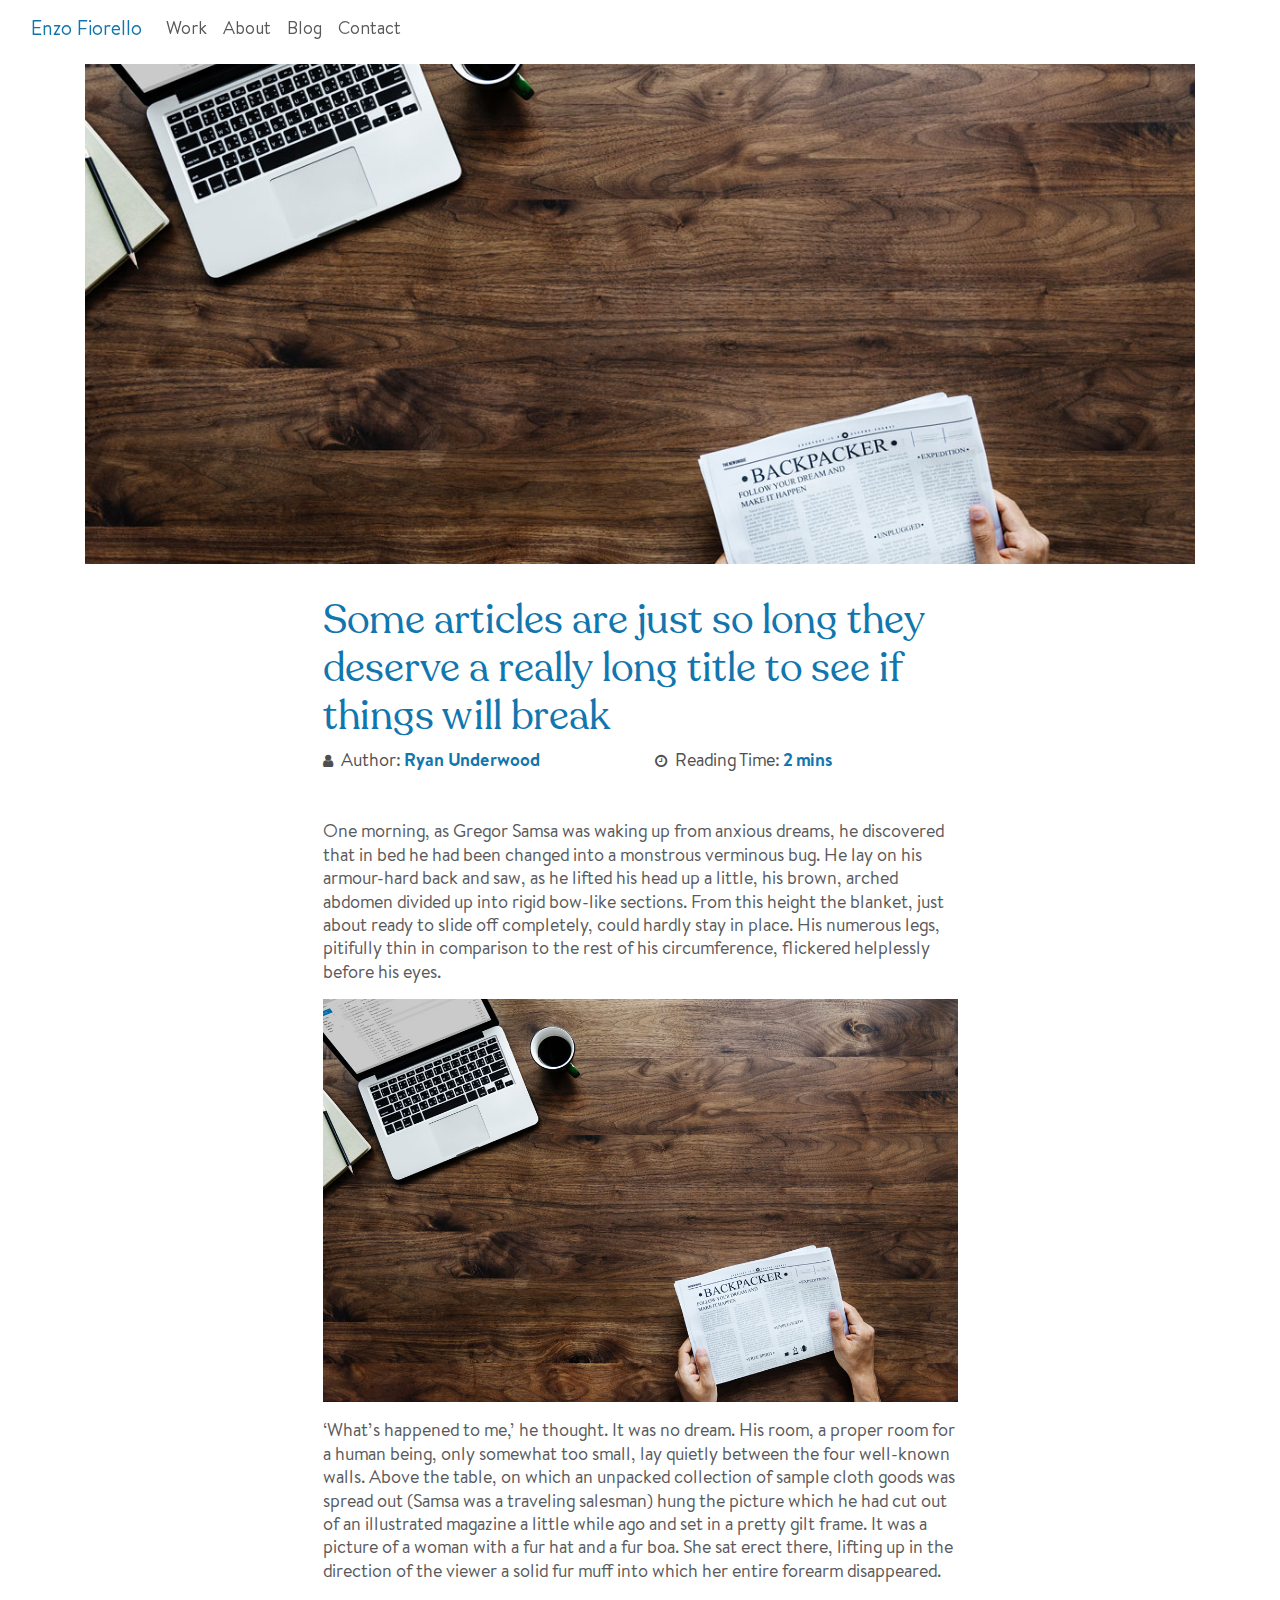
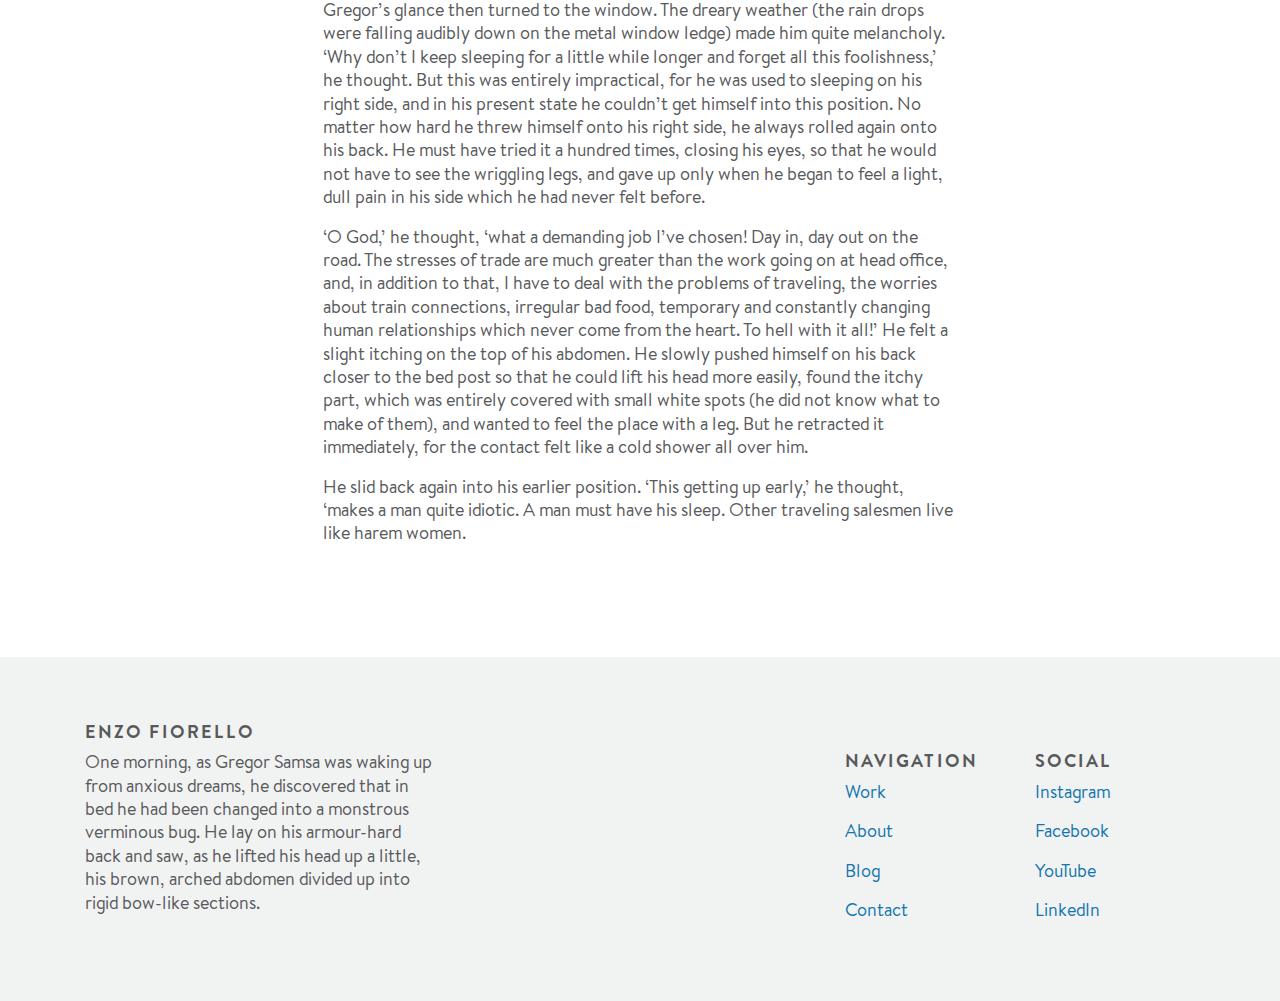
<file: 2016/05/20/super-long-article.html>
<!DOCTYPE html>
<html>
<head>
    <meta charset="utf-8">
<meta http-equiv="X-UA-Compatible" content="IE=edge">
<meta name="viewport" content="width=device-width, initial-scale=1">

<title>Some articles are just so long they deserve a really long title to see if things will break | Enzo Fiorello</title>

<meta name="description" content="<p>One morning, as Gregor Samsa was waking up from anxious dreams, he discovered that in bed he had been changed into a monstrous verminous bug. He lay on his armour-hard back and saw, as he lifted his head up a little, his brown, arched abdomen divided up into rigid bow-like sections.</p>">

<link rel="shortcut icon" type="image/png" href="/img/icon-196x196.png">
<link rel="shortcut icon" sizes="196x196" href="/img/icon-196x196.png">
<link rel="apple-touch-icon" href="/img/homescreenicon.png">

 <!-- Facebook and Twitter integration -->
<meta property="og:title" content="Some articles are just so long they deserve a really long title to see if things will break"/>
<meta property="og:image" content="/uploads/blog-placeholder.jpg"/>
<meta property="og:url" content="/2016/05/20/super-long-article.html"/>
<meta property="og:type" content="article">
<meta property="og:site_name" content="Enzo Fiorello"/>
<meta property="og:description" content="One morning, as Gregor Samsa was waking up from anxious dreams, he discovered that in bed he had been changed into a monstrous verminous bug. He lay on his a..."/>

<meta name="twitter:card" content="summary">
<meta name="twitter:site" content="">
<meta name="twitter:title" content="Some articles are just so long they deserve a really long title to see if things will break" />
<meta name="twitter:image" content="/uploads/blog-placeholder.jpg" />
<meta name="twitter:url" content="/2016/05/20/super-long-article.html" />
<meta name="twitter:description" content="One morning, as Gregor Samsa was waking up from anxious dreams, he discovered that in bed he had been changed into a monstrous verminous bug. He lay on his a..." />

<link rel="canonical" href="/2016/05/20/super-long-article.html">
<link rel="alternate" type="application/rss+xml" title="Enzo Fiorello" href="/feed.xml">
<link rel="sitemap" type="application/xml" title="Sitemap" href="/sitemap.xml" />
    <link href="https://fonts.googleapis.com/css?family=Montserrat:100,100i,200,200i,300,300i,400,400i,500,500i,600,600i,700,700i,800,800i,900,900i|Roboto:100,100i,300,300i,400,400i,500,500i,700,700i,900,900i" rel="stylesheet">
    <link href="https://stackpath.bootstrapcdn.com/font-awesome/4.7.0/css/font-awesome.min.css" rel="stylesheet" integrity="sha384-wvfXpqpZZVQGK6TAh5PVlGOfQNHSoD2xbE+QkPxCAFlNEevoEH3Sl0sibVcOQVnN" crossorigin="anonymous">
    <link rel="stylesheet" type="text/css" media="screen" href="/assets/css/style.css" />
</head>
<body class="post">
<nav class="navbar navbar-expand-md navbar-light fixed-top">
    <div class="container-fluid">
        <a class="navbar-brand" href="/index.html">Enzo Fiorello</a>
        <button class="navbar-toggler" type="button" data-toggle="collapse" data-target="#navbarSupportedContent" aria-controls="navbarSupportedContent" aria-expanded="false" aria-label="Toggle navigation">
            <span class="navbar-toggler-icon"></span>
        </button>
        
        <div class="collapse navbar-collapse" id="navbarSupportedContent">
            <ul class="navbar-nav">
            
                <li class="nav-item ">
                    <a class="nav-link" href="/">Work</a>
                </li>
            
                <li class="nav-item ">
                    <a class="nav-link" href="/about.html">About</a>
                </li>
            
                <li class="nav-item ">
                    <a class="nav-link" href="/blog.html">Blog</a>
                </li>
            
                <li class="nav-item ">
                    <a class="nav-link" href="mailto:enzofiorello@gmail.com">Contact</a>
                </li>
            
    
            </ul>
        </div>
    </div>
</nav>
<header class="blog-header mt-md">
    <div class="container-fluid">
        <div class="container">
            <div class="col-12 featured-image" style="background-image: url('/uploads/blog-placeholder.jpg');">

            </div>
        </div>
    </div>
    <div class="container-fluid pt-sm">
        <div class="container">
            <div class="row">
                <div class="ml-auto mr-auto col-md-7 col-sm-12">
                    <h1>Some articles are just so long they deserve a really long title to see if things will break</h1>
                    
                </div>
            </div>
        </div>
    </div>
</header>
<section>
    <div class="container-fluid">
        <div class="container">
            <div class="row">
                <div class="ml-auto mr-auto col-md-7 col-sm-12">
                    <div class="container-fluid p-0">
                        <div class="row">
                            <div class="col-md-6 col-sm-12">
                                <p class="fc-md-gray"><span class="small"><i class="fa fa-user"></i></span>&nbsp;&nbsp;Author: <strong class="fc-accent">Ryan Underwood</strong></p>
                            </div>
                            <div class="col-md-6 col-sm-12">
                                <p class="fc-md-gray"><span class="small"><i class="fa fa-clock-o"></i></span>&nbsp;&nbsp;Reading Time: <strong class="fc-accent">2 mins</strong></p>
                            </div>
                        </div>
                    </div>
                </div>
            </div>
        </div>
    </div>
</section>
<article class="blog-post">
    <div class="container-fluid pt-sm pb-lg">
        <div class="container">
            <div class="row">
                <div class="ml-auto mr-auto col-md-7 col-sm-12">
                    <p>One morning, as Gregor Samsa was waking up from anxious dreams, he discovered that in bed he had been changed into a monstrous verminous bug. He lay on his armour-hard back and saw, as he lifted his head up a little, his brown, arched abdomen divided up into rigid bow-like sections. From this height the blanket, just about ready to slide off completely, could hardly stay in place. His numerous legs, pitifully thin in comparison to the rest of his circumference, flickered helplessly before his eyes.</p>

<p><img src="/uploads/blog-placeholder.jpg" alt="" /></p>

<p>‘What’s happened to me,’ he thought. It was no dream. His room, a proper room for a human being, only somewhat too small, lay quietly between the four well-known walls. Above the table, on which an unpacked collection of sample cloth goods was spread out (Samsa was a traveling salesman) hung the picture which he had cut out of an illustrated magazine a little while ago and set in a pretty gilt frame. It was a picture of a woman with a fur hat and a fur boa. She sat erect there, lifting up in the direction of the viewer a solid fur muff into which her entire forearm disappeared.</p>

<p>Gregor’s glance then turned to the window. The dreary weather (the rain drops were falling audibly down on the metal window ledge) made him quite melancholy. ‘Why don’t I keep sleeping for a little while longer and forget all this foolishness,’ he thought. But this was entirely impractical, for he was used to sleeping on his right side, and in his present state he couldn’t get himself into this position. No matter how hard he threw himself onto his right side, he always rolled again onto his back. He must have tried it a hundred times, closing his eyes, so that he would not have to see the wriggling legs, and gave up only when he began to feel a light, dull pain in his side which he had never felt before.</p>

<p>‘O God,’ he thought, ‘what a demanding job I’ve chosen! Day in, day out on the road. The stresses of trade are much greater than the work going on at head office, and, in addition to that, I have to deal with the problems of traveling, the worries about train connections, irregular bad food, temporary and constantly changing human relationships which never come from the heart. To hell with it all!’ He felt a slight itching on the top of his abdomen. He slowly pushed himself on his back closer to the bed post so that he could lift his head more easily, found the itchy part, which was entirely covered with small white spots (he did not know what to make of them), and wanted to feel the place with a leg. But he retracted it immediately, for the contact felt like a cold shower all over him.</p>

<p>He slid back again into his earlier position. ‘This getting up early,’ he thought, ‘makes a man quite idiotic. A man must have his sleep. Other traveling salesmen live like harem women.</p>

                </div>
            </div>
        </div>
    </div>
</article>
<footer class="pt-md pb-md bg-lt-gray ">
    <div class="container">
        <div class="row">
            <div class="col-12">
                <h6>Enzo Fiorello</h6>
            </div>
        </div>
        <div class="row">
            <div class="col-md-4 col-sm-12">
                <p>One morning, as Gregor Samsa was waking up from anxious dreams, he discovered that in bed he had been changed into a monstrous verminous bug. He lay on his armour-hard back and saw, as he lifted his head up a little, his brown, arched abdomen divided up into rigid bow-like sections.</p>
            </div>
            <div class="ml-auto col-md-2 col-sm-12">
                <h6>Navigation</h6>
                <ul class="footer-nav">
                    
                    <li>
                        <a href="">Work</a>
                    </li>
                    
                    <li>
                        <a href="">About</a>
                    </li>
                    
                    <li>
                        <a href="">Blog</a>
                    </li>
                    
                    <li>
                        <a href="">Contact</a>
                    </li>
                    
                </ul>
            </div>
            <div class="col-md-2 col-sm-12">
                <h6>Social</h6>
                <ul class="footer-nav">
                    
                    <li>
                        <a href="">Instagram</a>
                    </li>
                    
                    <li>
                        <a href="">Facebook</a>
                    </li>
                    
                    <li>
                        <a href="">YouTube</a>
                    </li>
                    
                    <li>
                        <a href="">LinkedIn</a>
                    </li>
                    
                </ul>
            </div>
        </div>
    </div>
</footer>
<script src="https://code.jquery.com/jquery-3.3.1.slim.min.js" integrity="sha384-q8i/X+965DzO0rT7abK41JStQIAqVgRVzpbzo5smXKp4YfRvH+8abtTE1Pi6jizo" crossorigin="anonymous"></script>
<script src="https://cdnjs.cloudflare.com/ajax/libs/popper.js/1.14.3/umd/popper.min.js" integrity="sha384-ZMP7rVo3mIykV+2+9J3UJ46jBk0WLaUAdn689aCwoqbBJiSnjAK/l8WvCWPIPm49" crossorigin="anonymous"></script>
<script src="https://stackpath.bootstrapcdn.com/bootstrap/4.1.3/js/bootstrap.min.js" integrity="sha384-ChfqqxuZUCnJSK3+MXmPNIyE6ZbWh2IMqE241rYiqJxyMiZ6OW/JmZQ5stwEULTy" crossorigin="anonymous"></script>
<script src="/assets/js/main.js"></script>
</body>
</html>
</file>
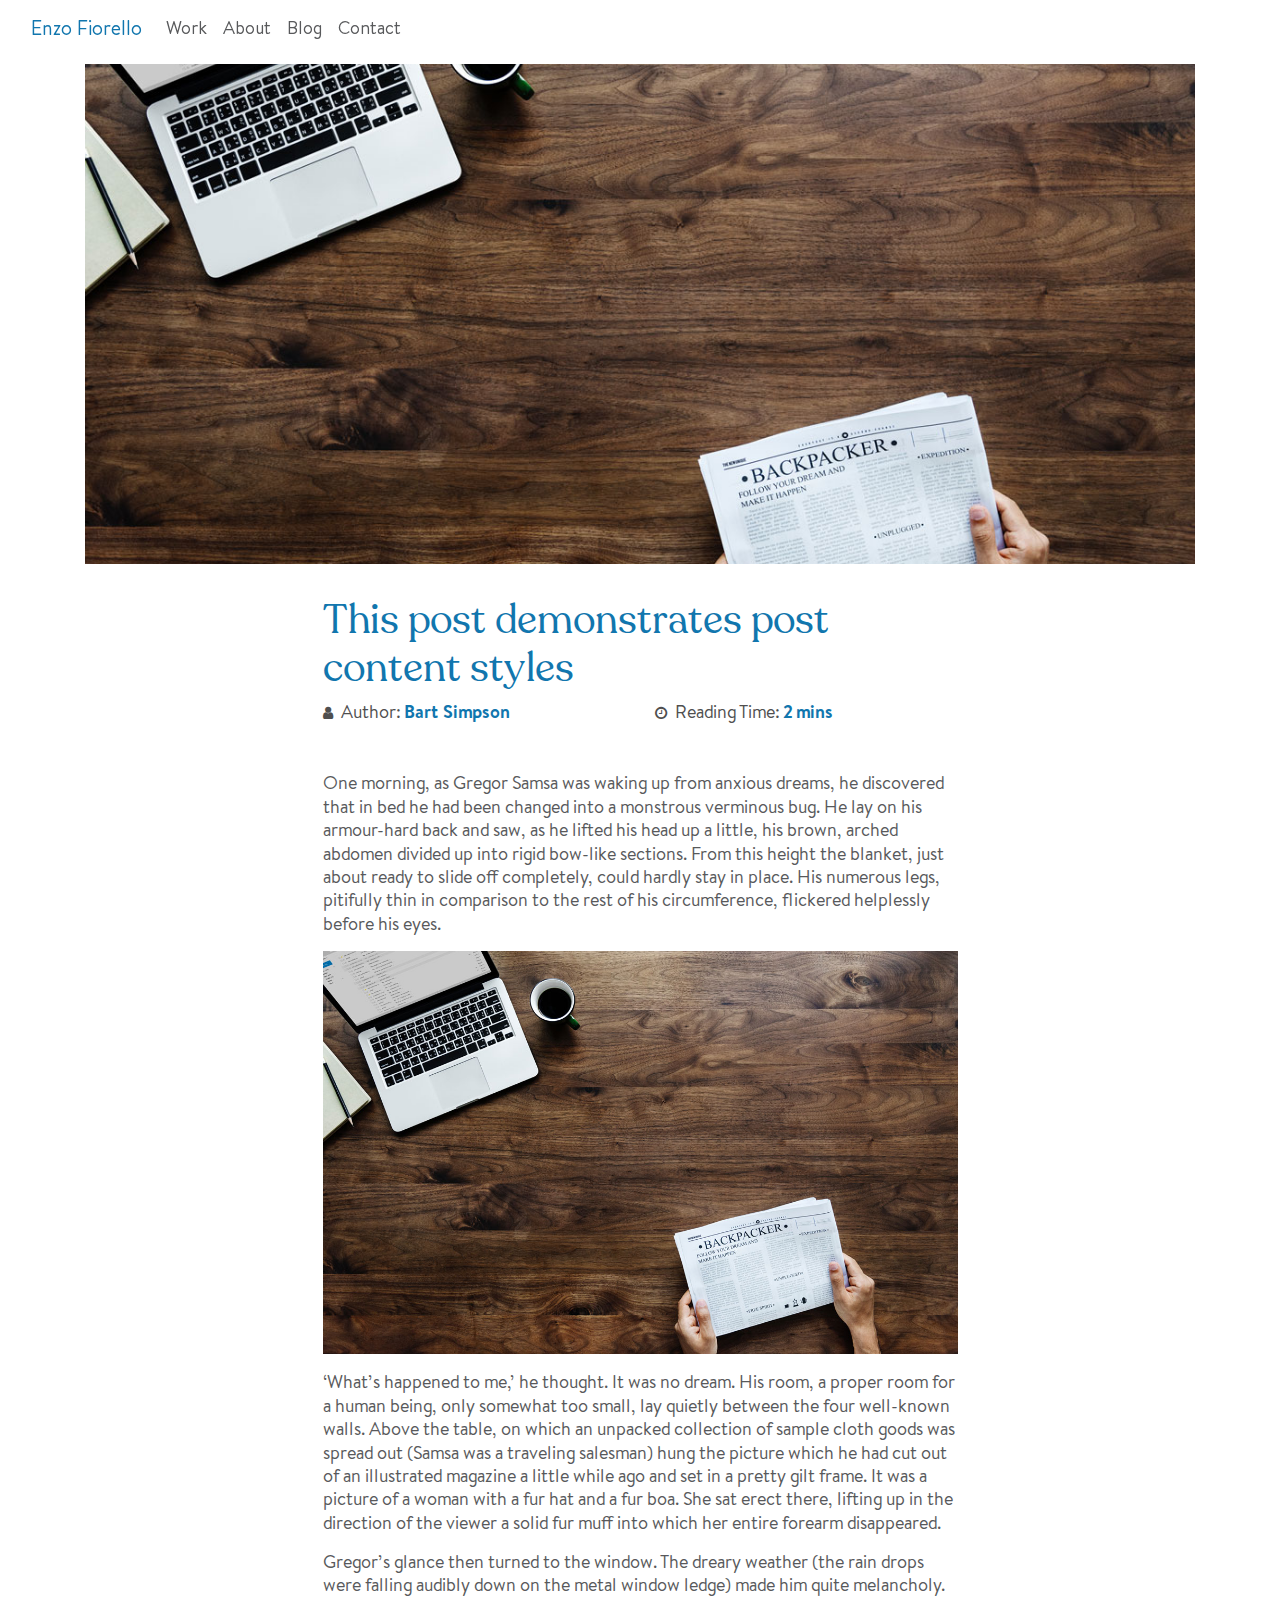
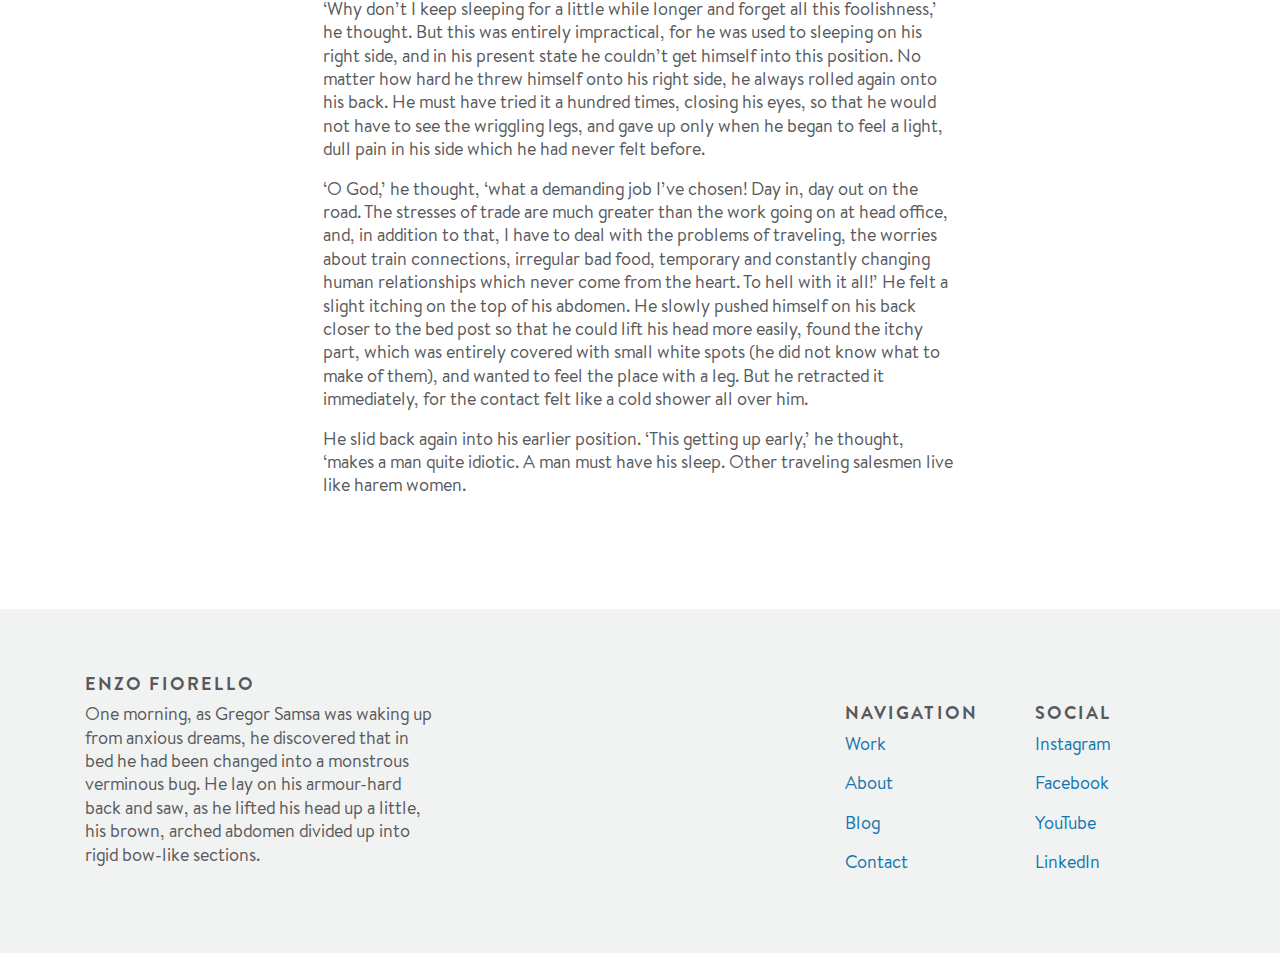
<file: 2016/05/20/this-post-demonstrates-post-content-styles.html>
<!DOCTYPE html>
<html>
<head>
    <meta charset="utf-8">
<meta http-equiv="X-UA-Compatible" content="IE=edge">
<meta name="viewport" content="width=device-width, initial-scale=1">

<title>This post demonstrates post content styles | Enzo Fiorello</title>

<meta name="description" content="<p>One morning, as Gregor Samsa was waking up from anxious dreams, he discovered that in bed he had been changed into a monstrous verminous bug. He lay on his armour-hard back and saw, as he lifted his head up a little, his brown, arched abdomen divided up into rigid bow-like sections.</p>">

<link rel="shortcut icon" type="image/png" href="/img/icon-196x196.png">
<link rel="shortcut icon" sizes="196x196" href="/img/icon-196x196.png">
<link rel="apple-touch-icon" href="/img/homescreenicon.png">

 <!-- Facebook and Twitter integration -->
<meta property="og:title" content="This post demonstrates post content styles"/>
<meta property="og:image" content="/uploads/blog-placeholder.jpg"/>
<meta property="og:url" content="/2016/05/20/this-post-demonstrates-post-content-styles.html"/>
<meta property="og:type" content="article">
<meta property="og:site_name" content="Enzo Fiorello"/>
<meta property="og:description" content="One morning, as Gregor Samsa was waking up from anxious dreams, he discovered that in bed he had been changed into a monstrous verminous bug. He lay on his a..."/>

<meta name="twitter:card" content="summary">
<meta name="twitter:site" content="">
<meta name="twitter:title" content="This post demonstrates post content styles" />
<meta name="twitter:image" content="/uploads/blog-placeholder.jpg" />
<meta name="twitter:url" content="/2016/05/20/this-post-demonstrates-post-content-styles.html" />
<meta name="twitter:description" content="One morning, as Gregor Samsa was waking up from anxious dreams, he discovered that in bed he had been changed into a monstrous verminous bug. He lay on his a..." />

<link rel="canonical" href="/2016/05/20/this-post-demonstrates-post-content-styles.html">
<link rel="alternate" type="application/rss+xml" title="Enzo Fiorello" href="/feed.xml">
<link rel="sitemap" type="application/xml" title="Sitemap" href="/sitemap.xml" />
    <link href="https://fonts.googleapis.com/css?family=Montserrat:100,100i,200,200i,300,300i,400,400i,500,500i,600,600i,700,700i,800,800i,900,900i|Roboto:100,100i,300,300i,400,400i,500,500i,700,700i,900,900i" rel="stylesheet">
    <link href="https://stackpath.bootstrapcdn.com/font-awesome/4.7.0/css/font-awesome.min.css" rel="stylesheet" integrity="sha384-wvfXpqpZZVQGK6TAh5PVlGOfQNHSoD2xbE+QkPxCAFlNEevoEH3Sl0sibVcOQVnN" crossorigin="anonymous">
    <link rel="stylesheet" type="text/css" media="screen" href="/assets/css/style.css" />
</head>
<body class="post">
<nav class="navbar navbar-expand-md navbar-light fixed-top">
    <div class="container-fluid">
        <a class="navbar-brand" href="/index.html">Enzo Fiorello</a>
        <button class="navbar-toggler" type="button" data-toggle="collapse" data-target="#navbarSupportedContent" aria-controls="navbarSupportedContent" aria-expanded="false" aria-label="Toggle navigation">
            <span class="navbar-toggler-icon"></span>
        </button>
        
        <div class="collapse navbar-collapse" id="navbarSupportedContent">
            <ul class="navbar-nav">
            
                <li class="nav-item ">
                    <a class="nav-link" href="/">Work</a>
                </li>
            
                <li class="nav-item ">
                    <a class="nav-link" href="/about.html">About</a>
                </li>
            
                <li class="nav-item ">
                    <a class="nav-link" href="/blog.html">Blog</a>
                </li>
            
                <li class="nav-item ">
                    <a class="nav-link" href="mailto:enzofiorello@gmail.com">Contact</a>
                </li>
            
    
            </ul>
        </div>
    </div>
</nav>
<header class="blog-header mt-md">
    <div class="container-fluid">
        <div class="container">
            <div class="col-12 featured-image" style="background-image: url('/uploads/blog-placeholder.jpg');">

            </div>
        </div>
    </div>
    <div class="container-fluid pt-sm">
        <div class="container">
            <div class="row">
                <div class="ml-auto mr-auto col-md-7 col-sm-12">
                    <h1>This post demonstrates post content styles</h1>
                    
                </div>
            </div>
        </div>
    </div>
</header>
<section>
    <div class="container-fluid">
        <div class="container">
            <div class="row">
                <div class="ml-auto mr-auto col-md-7 col-sm-12">
                    <div class="container-fluid p-0">
                        <div class="row">
                            <div class="col-md-6 col-sm-12">
                                <p class="fc-md-gray"><span class="small"><i class="fa fa-user"></i></span>&nbsp;&nbsp;Author: <strong class="fc-accent">Bart Simpson</strong></p>
                            </div>
                            <div class="col-md-6 col-sm-12">
                                <p class="fc-md-gray"><span class="small"><i class="fa fa-clock-o"></i></span>&nbsp;&nbsp;Reading Time: <strong class="fc-accent">2 mins</strong></p>
                            </div>
                        </div>
                    </div>
                </div>
            </div>
        </div>
    </div>
</section>
<article class="blog-post">
    <div class="container-fluid pt-sm pb-lg">
        <div class="container">
            <div class="row">
                <div class="ml-auto mr-auto col-md-7 col-sm-12">
                    <p>One morning, as Gregor Samsa was waking up from anxious dreams, he discovered that in bed he had been changed into a monstrous verminous bug. He lay on his armour-hard back and saw, as he lifted his head up a little, his brown, arched abdomen divided up into rigid bow-like sections. From this height the blanket, just about ready to slide off completely, could hardly stay in place. His numerous legs, pitifully thin in comparison to the rest of his circumference, flickered helplessly before his eyes.</p>

<p><img src="/uploads/blog-placeholder.jpg" alt="" /></p>

<p>‘What’s happened to me,’ he thought. It was no dream. His room, a proper room for a human being, only somewhat too small, lay quietly between the four well-known walls. Above the table, on which an unpacked collection of sample cloth goods was spread out (Samsa was a traveling salesman) hung the picture which he had cut out of an illustrated magazine a little while ago and set in a pretty gilt frame. It was a picture of a woman with a fur hat and a fur boa. She sat erect there, lifting up in the direction of the viewer a solid fur muff into which her entire forearm disappeared.</p>

<p>Gregor’s glance then turned to the window. The dreary weather (the rain drops were falling audibly down on the metal window ledge) made him quite melancholy. ‘Why don’t I keep sleeping for a little while longer and forget all this foolishness,’ he thought. But this was entirely impractical, for he was used to sleeping on his right side, and in his present state he couldn’t get himself into this position. No matter how hard he threw himself onto his right side, he always rolled again onto his back. He must have tried it a hundred times, closing his eyes, so that he would not have to see the wriggling legs, and gave up only when he began to feel a light, dull pain in his side which he had never felt before.</p>

<p>‘O God,’ he thought, ‘what a demanding job I’ve chosen! Day in, day out on the road. The stresses of trade are much greater than the work going on at head office, and, in addition to that, I have to deal with the problems of traveling, the worries about train connections, irregular bad food, temporary and constantly changing human relationships which never come from the heart. To hell with it all!’ He felt a slight itching on the top of his abdomen. He slowly pushed himself on his back closer to the bed post so that he could lift his head more easily, found the itchy part, which was entirely covered with small white spots (he did not know what to make of them), and wanted to feel the place with a leg. But he retracted it immediately, for the contact felt like a cold shower all over him.</p>

<p>He slid back again into his earlier position. ‘This getting up early,’ he thought, ‘makes a man quite idiotic. A man must have his sleep. Other traveling salesmen live like harem women.</p>

                </div>
            </div>
        </div>
    </div>
</article>
<footer class="pt-md pb-md bg-lt-gray ">
    <div class="container">
        <div class="row">
            <div class="col-12">
                <h6>Enzo Fiorello</h6>
            </div>
        </div>
        <div class="row">
            <div class="col-md-4 col-sm-12">
                <p>One morning, as Gregor Samsa was waking up from anxious dreams, he discovered that in bed he had been changed into a monstrous verminous bug. He lay on his armour-hard back and saw, as he lifted his head up a little, his brown, arched abdomen divided up into rigid bow-like sections.</p>
            </div>
            <div class="ml-auto col-md-2 col-sm-12">
                <h6>Navigation</h6>
                <ul class="footer-nav">
                    
                    <li>
                        <a href="">Work</a>
                    </li>
                    
                    <li>
                        <a href="">About</a>
                    </li>
                    
                    <li>
                        <a href="">Blog</a>
                    </li>
                    
                    <li>
                        <a href="">Contact</a>
                    </li>
                    
                </ul>
            </div>
            <div class="col-md-2 col-sm-12">
                <h6>Social</h6>
                <ul class="footer-nav">
                    
                    <li>
                        <a href="">Instagram</a>
                    </li>
                    
                    <li>
                        <a href="">Facebook</a>
                    </li>
                    
                    <li>
                        <a href="">YouTube</a>
                    </li>
                    
                    <li>
                        <a href="">LinkedIn</a>
                    </li>
                    
                </ul>
            </div>
        </div>
    </div>
</footer>
<script src="https://code.jquery.com/jquery-3.3.1.slim.min.js" integrity="sha384-q8i/X+965DzO0rT7abK41JStQIAqVgRVzpbzo5smXKp4YfRvH+8abtTE1Pi6jizo" crossorigin="anonymous"></script>
<script src="https://cdnjs.cloudflare.com/ajax/libs/popper.js/1.14.3/umd/popper.min.js" integrity="sha384-ZMP7rVo3mIykV+2+9J3UJ46jBk0WLaUAdn689aCwoqbBJiSnjAK/l8WvCWPIPm49" crossorigin="anonymous"></script>
<script src="https://stackpath.bootstrapcdn.com/bootstrap/4.1.3/js/bootstrap.min.js" integrity="sha384-ChfqqxuZUCnJSK3+MXmPNIyE6ZbWh2IMqE241rYiqJxyMiZ6OW/JmZQ5stwEULTy" crossorigin="anonymous"></script>
<script src="/assets/js/main.js"></script>
</body>
</html>
</file>
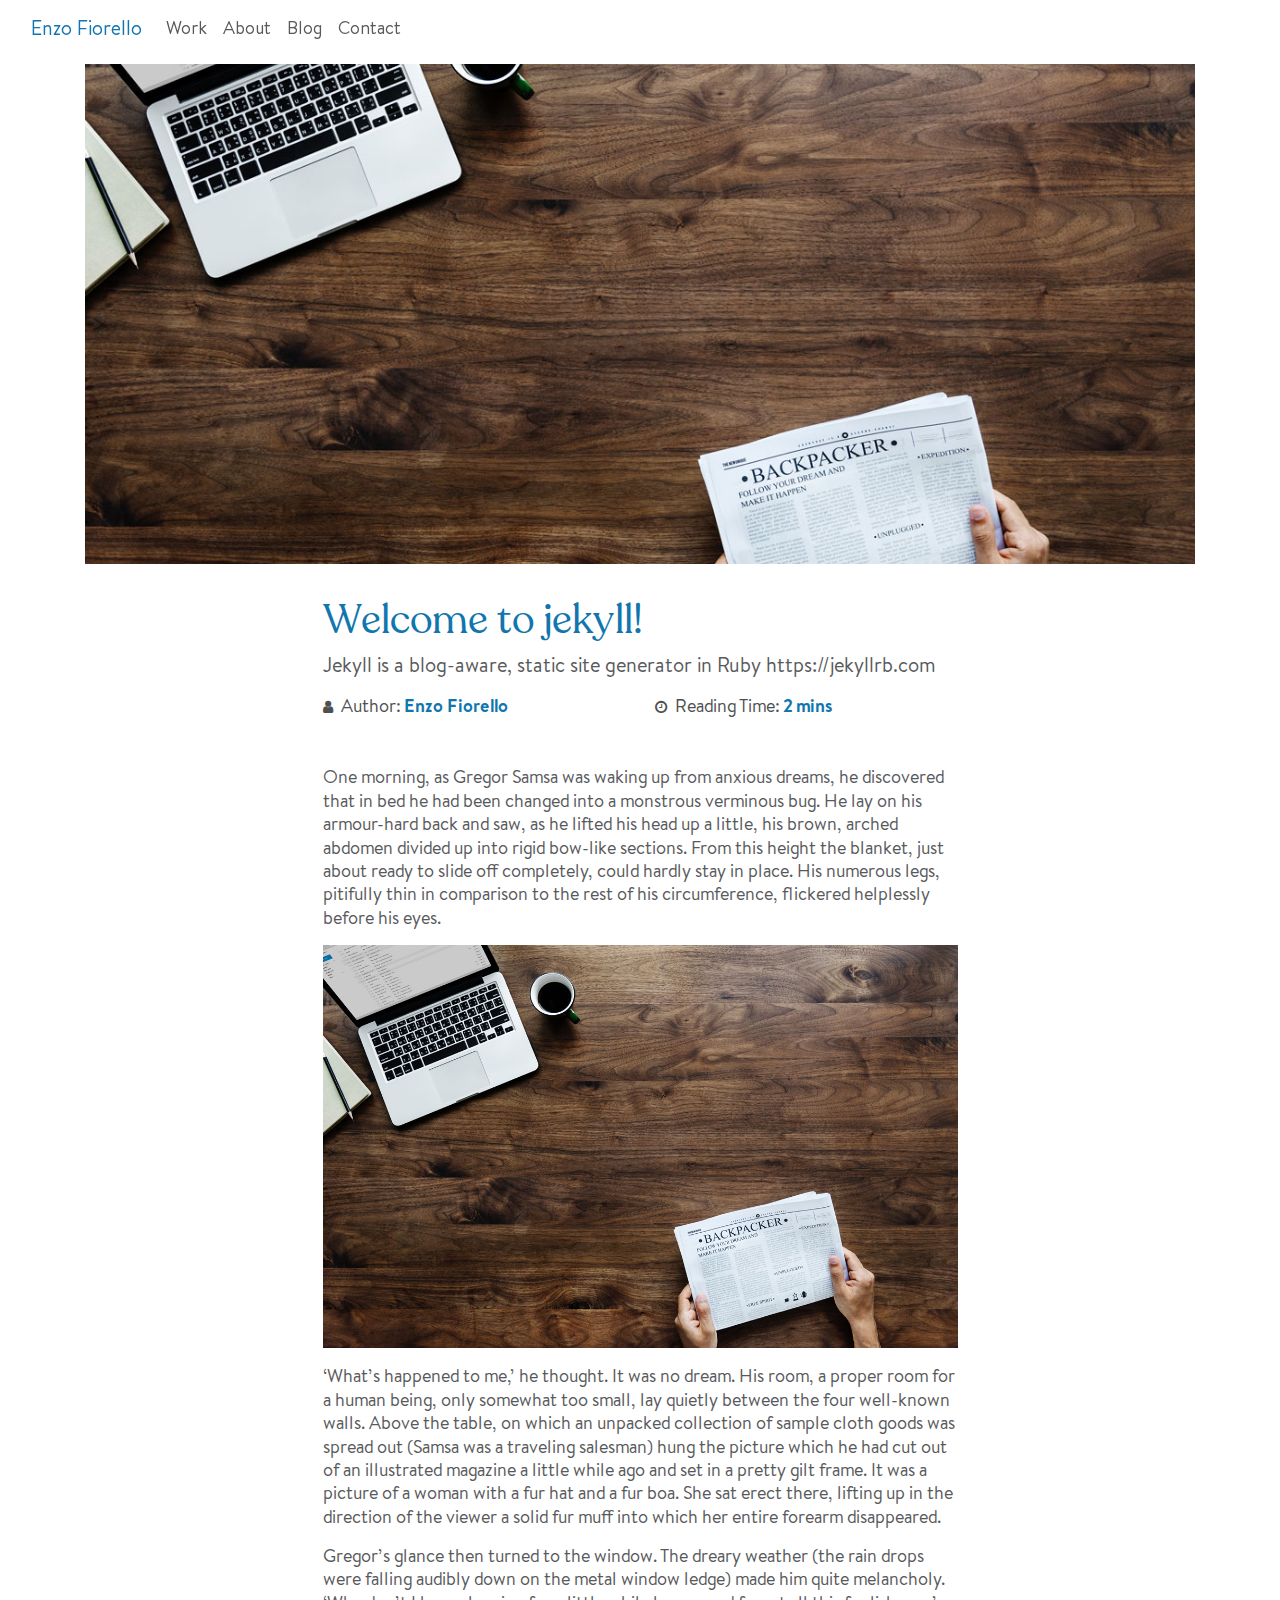
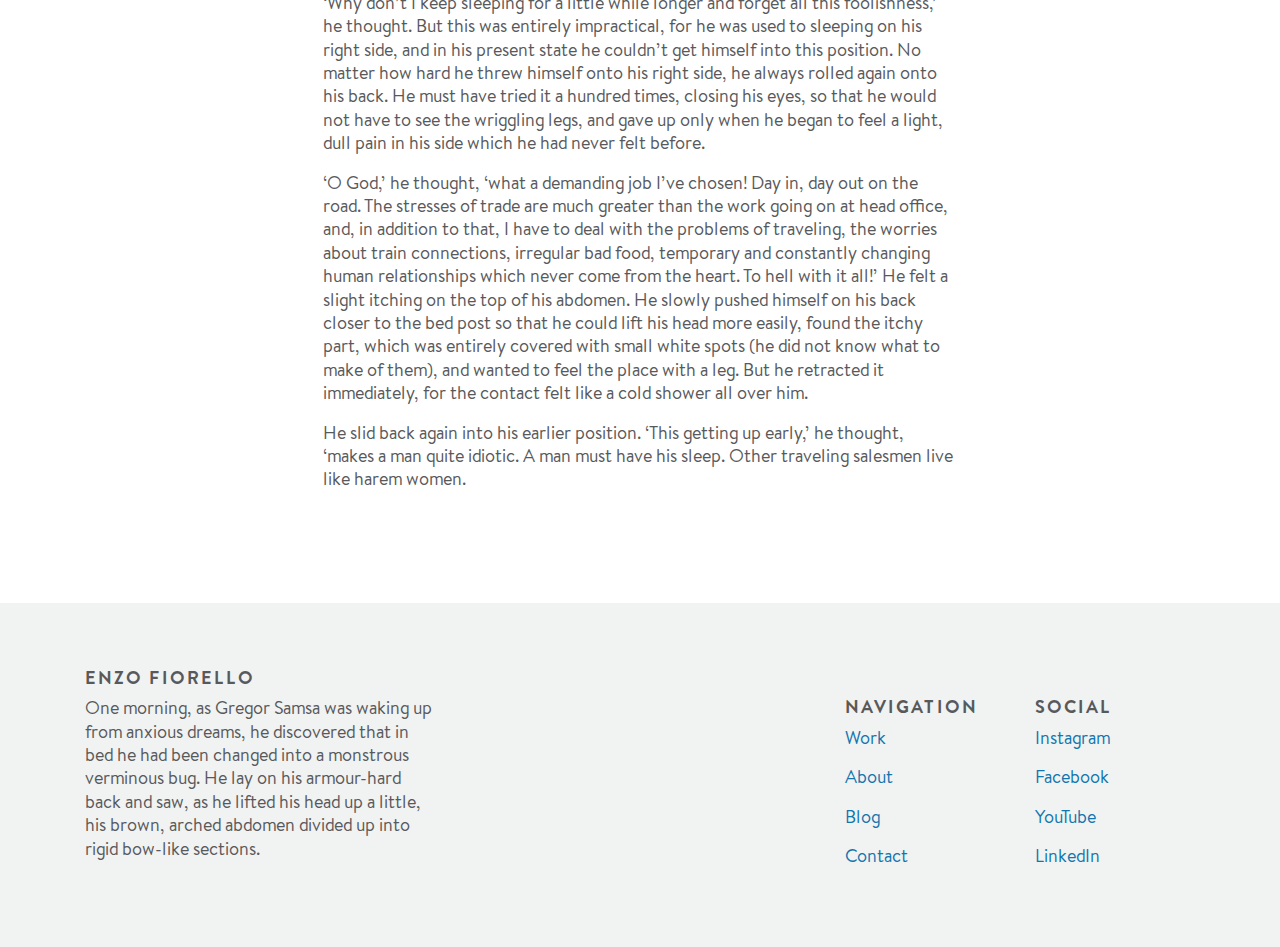
<file: 2016/05/20/welcome-to-jekyll.html>
<!DOCTYPE html>
<html>
<head>
    <meta charset="utf-8">
<meta http-equiv="X-UA-Compatible" content="IE=edge">
<meta name="viewport" content="width=device-width, initial-scale=1">

<title>Welcome to jekyll! | Enzo Fiorello</title>

<meta name="description" content="<p>One morning, as Gregor Samsa was waking up from anxious dreams, he discovered that in bed he had been changed into a monstrous verminous bug. He lay on his armour-hard back and saw, as he lifted his head up a little, his brown, arched abdomen divided up into rigid bow-like sections.</p>">

<link rel="shortcut icon" type="image/png" href="/img/icon-196x196.png">
<link rel="shortcut icon" sizes="196x196" href="/img/icon-196x196.png">
<link rel="apple-touch-icon" href="/img/homescreenicon.png">

 <!-- Facebook and Twitter integration -->
<meta property="og:title" content="Welcome to jekyll!"/>
<meta property="og:image" content="/uploads/blog-placeholder.jpg"/>
<meta property="og:url" content="/2016/05/20/welcome-to-jekyll.html"/>
<meta property="og:type" content="article">
<meta property="og:site_name" content="Enzo Fiorello"/>
<meta property="og:description" content="One morning, as Gregor Samsa was waking up from anxious dreams, he discovered that in bed he had been changed into a monstrous verminous bug. He lay on his a..."/>

<meta name="twitter:card" content="summary">
<meta name="twitter:site" content="">
<meta name="twitter:title" content="Welcome to jekyll!" />
<meta name="twitter:image" content="/uploads/blog-placeholder.jpg" />
<meta name="twitter:url" content="/2016/05/20/welcome-to-jekyll.html" />
<meta name="twitter:description" content="One morning, as Gregor Samsa was waking up from anxious dreams, he discovered that in bed he had been changed into a monstrous verminous bug. He lay on his a..." />

<link rel="canonical" href="/2016/05/20/welcome-to-jekyll.html">
<link rel="alternate" type="application/rss+xml" title="Enzo Fiorello" href="/feed.xml">
<link rel="sitemap" type="application/xml" title="Sitemap" href="/sitemap.xml" />
    <link href="https://fonts.googleapis.com/css?family=Montserrat:100,100i,200,200i,300,300i,400,400i,500,500i,600,600i,700,700i,800,800i,900,900i|Roboto:100,100i,300,300i,400,400i,500,500i,700,700i,900,900i" rel="stylesheet">
    <link href="https://stackpath.bootstrapcdn.com/font-awesome/4.7.0/css/font-awesome.min.css" rel="stylesheet" integrity="sha384-wvfXpqpZZVQGK6TAh5PVlGOfQNHSoD2xbE+QkPxCAFlNEevoEH3Sl0sibVcOQVnN" crossorigin="anonymous">
    <link rel="stylesheet" type="text/css" media="screen" href="/assets/css/style.css" />
</head>
<body class="post">
<nav class="navbar navbar-expand-md navbar-light fixed-top">
    <div class="container-fluid">
        <a class="navbar-brand" href="/index.html">Enzo Fiorello</a>
        <button class="navbar-toggler" type="button" data-toggle="collapse" data-target="#navbarSupportedContent" aria-controls="navbarSupportedContent" aria-expanded="false" aria-label="Toggle navigation">
            <span class="navbar-toggler-icon"></span>
        </button>
        
        <div class="collapse navbar-collapse" id="navbarSupportedContent">
            <ul class="navbar-nav">
            
                <li class="nav-item ">
                    <a class="nav-link" href="/">Work</a>
                </li>
            
                <li class="nav-item ">
                    <a class="nav-link" href="/about.html">About</a>
                </li>
            
                <li class="nav-item ">
                    <a class="nav-link" href="/blog.html">Blog</a>
                </li>
            
                <li class="nav-item ">
                    <a class="nav-link" href="mailto:enzofiorello@gmail.com">Contact</a>
                </li>
            
    
            </ul>
        </div>
    </div>
</nav>
<header class="blog-header mt-md">
    <div class="container-fluid">
        <div class="container">
            <div class="col-12 featured-image" style="background-image: url('/uploads/blog-placeholder.jpg');">

            </div>
        </div>
    </div>
    <div class="container-fluid pt-sm">
        <div class="container">
            <div class="row">
                <div class="ml-auto mr-auto col-md-7 col-sm-12">
                    <h1>Welcome to jekyll!</h1>
                    
                    <p class="lead">Jekyll is a blog-aware, static site generator in Ruby https://jekyllrb.com</p>
                    
                </div>
            </div>
        </div>
    </div>
</header>
<section>
    <div class="container-fluid">
        <div class="container">
            <div class="row">
                <div class="ml-auto mr-auto col-md-7 col-sm-12">
                    <div class="container-fluid p-0">
                        <div class="row">
                            <div class="col-md-6 col-sm-12">
                                <p class="fc-md-gray"><span class="small"><i class="fa fa-user"></i></span>&nbsp;&nbsp;Author: <strong class="fc-accent">Enzo Fiorello</strong></p>
                            </div>
                            <div class="col-md-6 col-sm-12">
                                <p class="fc-md-gray"><span class="small"><i class="fa fa-clock-o"></i></span>&nbsp;&nbsp;Reading Time: <strong class="fc-accent">2 mins</strong></p>
                            </div>
                        </div>
                    </div>
                </div>
            </div>
        </div>
    </div>
</section>
<article class="blog-post">
    <div class="container-fluid pt-sm pb-lg">
        <div class="container">
            <div class="row">
                <div class="ml-auto mr-auto col-md-7 col-sm-12">
                    <p>One morning, as Gregor Samsa was waking up from anxious dreams, he discovered that in bed he had been changed into a monstrous verminous bug. He lay on his armour-hard back and saw, as he lifted his head up a little, his brown, arched abdomen divided up into rigid bow-like sections. From this height the blanket, just about ready to slide off completely, could hardly stay in place. His numerous legs, pitifully thin in comparison to the rest of his circumference, flickered helplessly before his eyes.</p>

<p><img src="/uploads/blog-placeholder.jpg" alt="" /></p>

<p>‘What’s happened to me,’ he thought. It was no dream. His room, a proper room for a human being, only somewhat too small, lay quietly between the four well-known walls. Above the table, on which an unpacked collection of sample cloth goods was spread out (Samsa was a traveling salesman) hung the picture which he had cut out of an illustrated magazine a little while ago and set in a pretty gilt frame. It was a picture of a woman with a fur hat and a fur boa. She sat erect there, lifting up in the direction of the viewer a solid fur muff into which her entire forearm disappeared.</p>

<p>Gregor’s glance then turned to the window. The dreary weather (the rain drops were falling audibly down on the metal window ledge) made him quite melancholy. ‘Why don’t I keep sleeping for a little while longer and forget all this foolishness,’ he thought. But this was entirely impractical, for he was used to sleeping on his right side, and in his present state he couldn’t get himself into this position. No matter how hard he threw himself onto his right side, he always rolled again onto his back. He must have tried it a hundred times, closing his eyes, so that he would not have to see the wriggling legs, and gave up only when he began to feel a light, dull pain in his side which he had never felt before.</p>

<p>‘O God,’ he thought, ‘what a demanding job I’ve chosen! Day in, day out on the road. The stresses of trade are much greater than the work going on at head office, and, in addition to that, I have to deal with the problems of traveling, the worries about train connections, irregular bad food, temporary and constantly changing human relationships which never come from the heart. To hell with it all!’ He felt a slight itching on the top of his abdomen. He slowly pushed himself on his back closer to the bed post so that he could lift his head more easily, found the itchy part, which was entirely covered with small white spots (he did not know what to make of them), and wanted to feel the place with a leg. But he retracted it immediately, for the contact felt like a cold shower all over him.</p>

<p>He slid back again into his earlier position. ‘This getting up early,’ he thought, ‘makes a man quite idiotic. A man must have his sleep. Other traveling salesmen live like harem women.</p>

                </div>
            </div>
        </div>
    </div>
</article>
<footer class="pt-md pb-md bg-lt-gray ">
    <div class="container">
        <div class="row">
            <div class="col-12">
                <h6>Enzo Fiorello</h6>
            </div>
        </div>
        <div class="row">
            <div class="col-md-4 col-sm-12">
                <p>One morning, as Gregor Samsa was waking up from anxious dreams, he discovered that in bed he had been changed into a monstrous verminous bug. He lay on his armour-hard back and saw, as he lifted his head up a little, his brown, arched abdomen divided up into rigid bow-like sections.</p>
            </div>
            <div class="ml-auto col-md-2 col-sm-12">
                <h6>Navigation</h6>
                <ul class="footer-nav">
                    
                    <li>
                        <a href="">Work</a>
                    </li>
                    
                    <li>
                        <a href="">About</a>
                    </li>
                    
                    <li>
                        <a href="">Blog</a>
                    </li>
                    
                    <li>
                        <a href="">Contact</a>
                    </li>
                    
                </ul>
            </div>
            <div class="col-md-2 col-sm-12">
                <h6>Social</h6>
                <ul class="footer-nav">
                    
                    <li>
                        <a href="">Instagram</a>
                    </li>
                    
                    <li>
                        <a href="">Facebook</a>
                    </li>
                    
                    <li>
                        <a href="">YouTube</a>
                    </li>
                    
                    <li>
                        <a href="">LinkedIn</a>
                    </li>
                    
                </ul>
            </div>
        </div>
    </div>
</footer>
<script src="https://code.jquery.com/jquery-3.3.1.slim.min.js" integrity="sha384-q8i/X+965DzO0rT7abK41JStQIAqVgRVzpbzo5smXKp4YfRvH+8abtTE1Pi6jizo" crossorigin="anonymous"></script>
<script src="https://cdnjs.cloudflare.com/ajax/libs/popper.js/1.14.3/umd/popper.min.js" integrity="sha384-ZMP7rVo3mIykV+2+9J3UJ46jBk0WLaUAdn689aCwoqbBJiSnjAK/l8WvCWPIPm49" crossorigin="anonymous"></script>
<script src="https://stackpath.bootstrapcdn.com/bootstrap/4.1.3/js/bootstrap.min.js" integrity="sha384-ChfqqxuZUCnJSK3+MXmPNIyE6ZbWh2IMqE241rYiqJxyMiZ6OW/JmZQ5stwEULTy" crossorigin="anonymous"></script>
<script src="/assets/js/main.js"></script>
</body>
</html>
</file>
<file: assets/css/style.css>
@charset "UTF-8";
body {
  -webkit-font-smoothing: antialiased;
  -moz-osx-font-smoothing: grayscale;
}

/*!
 * Bootstrap v4.1.3 (https://getbootstrap.com/)
 * Copyright 2011-2018 The Bootstrap Authors
 * Copyright 2011-2018 Twitter, Inc.
 * Licensed under MIT (https://github.com/twbs/bootstrap/blob/master/LICENSE)
 */
:root {
  --blue: #007bff;
  --indigo: #6610f2;
  --purple: #6f42c1;
  --pink: #e83e8c;
  --red: #dc3545;
  --orange: #fd7e14;
  --yellow: #ffc107;
  --green: #28a745;
  --teal: #20c997;
  --cyan: #17a2b8;
  --white: #fff;
  --gray: #6c757d;
  --gray-dark: #343a40;
  --primary: #007bff;
  --secondary: #6c757d;
  --success: #28a745;
  --info: #17a2b8;
  --warning: #ffc107;
  --danger: #dc3545;
  --light: #f8f9fa;
  --dark: #343a40;
  --breakpoint-xs: 0;
  --breakpoint-sm: 576px;
  --breakpoint-md: 768px;
  --breakpoint-lg: 992px;
  --breakpoint-xl: 1200px;
  --font-family-sans-serif: -apple-system, BlinkMacSystemFont, "Segoe UI", Roboto, "Helvetica Neue", Arial, sans-serif, "Apple Color Emoji", "Segoe UI Emoji", "Segoe UI Symbol", "Noto Color Emoji";
  --font-family-monospace: SFMono-Regular, Menlo, Monaco, Consolas, "Liberation Mono", "Courier New", monospace;
}

*,
*::before,
*::after {
  box-sizing: border-box;
}

html {
  font-family: sans-serif;
  line-height: 1.15;
  -webkit-text-size-adjust: 100%;
  -ms-text-size-adjust: 100%;
  -ms-overflow-style: scrollbar;
  -webkit-tap-highlight-color: rgba(0, 0, 0, 0);
}

@-ms-viewport {
  width: device-width;
}
article, aside, figcaption, figure, footer, header, hgroup, main, nav, section {
  display: block;
}

body {
  margin: 0;
  font-family: -apple-system, BlinkMacSystemFont, "Segoe UI", Roboto, "Helvetica Neue", Arial, sans-serif, "Apple Color Emoji", "Segoe UI Emoji", "Segoe UI Symbol", "Noto Color Emoji";
  font-size: 1rem;
  font-weight: 400;
  line-height: 1.5;
  color: #212529;
  text-align: left;
  background-color: #fff;
}

[tabindex="-1"]:focus {
  outline: 0;
}

hr {
  box-sizing: content-box;
  height: 0;
  overflow: visible;
}

h1, h2, h3, h4, h5, h6 {
  margin-top: 0;
  margin-bottom: 0.5rem;
}

p {
  margin-top: 0;
  margin-bottom: 1rem;
}

abbr[title],
abbr[data-original-title] {
  text-decoration: underline;
  -webkit-text-decoration: underline dotted;
  text-decoration: underline dotted;
  cursor: help;
  border-bottom: 0;
}

address {
  margin-bottom: 1rem;
  font-style: normal;
  line-height: inherit;
}

ol,
ul,
dl {
  margin-top: 0;
  margin-bottom: 1rem;
}

ol ol,
ul ul,
ol ul,
ul ol {
  margin-bottom: 0;
}

dt {
  font-weight: 700;
}

dd {
  margin-bottom: 0.5rem;
  margin-left: 0;
}

blockquote {
  margin: 0 0 1rem;
}

dfn {
  font-style: italic;
}

b,
strong {
  font-weight: bolder;
}

small {
  font-size: 80%;
}

sub,
sup {
  position: relative;
  font-size: 75%;
  line-height: 0;
  vertical-align: baseline;
}

sub {
  bottom: -0.25em;
}

sup {
  top: -0.5em;
}

a {
  color: #007bff;
  text-decoration: none;
  background-color: transparent;
  -webkit-text-decoration-skip: objects;
}

a:hover {
  color: #0056b3;
  text-decoration: underline;
}

a:not([href]):not([tabindex]) {
  color: inherit;
  text-decoration: none;
}

a:not([href]):not([tabindex]):hover, a:not([href]):not([tabindex]):focus {
  color: inherit;
  text-decoration: none;
}

a:not([href]):not([tabindex]):focus {
  outline: 0;
}

pre,
code,
kbd,
samp {
  font-family: SFMono-Regular, Menlo, Monaco, Consolas, "Liberation Mono", "Courier New", monospace;
  font-size: 1em;
}

pre {
  margin-top: 0;
  margin-bottom: 1rem;
  overflow: auto;
  -ms-overflow-style: scrollbar;
}

figure {
  margin: 0 0 1rem;
}

img {
  vertical-align: middle;
  border-style: none;
}

svg {
  overflow: hidden;
  vertical-align: middle;
}

table {
  border-collapse: collapse;
}

caption {
  padding-top: 0.75rem;
  padding-bottom: 0.75rem;
  color: #6c757d;
  text-align: left;
  caption-side: bottom;
}

th {
  text-align: inherit;
}

label {
  display: inline-block;
  margin-bottom: 0.5rem;
}

button {
  border-radius: 0;
}

button:focus {
  outline: 1px dotted;
  outline: 5px auto -webkit-focus-ring-color;
}

input,
button,
select,
optgroup,
textarea {
  margin: 0;
  font-family: inherit;
  font-size: inherit;
  line-height: inherit;
}

button,
input {
  overflow: visible;
}

button,
select {
  text-transform: none;
}

button,
html [type=button],
[type=reset],
[type=submit] {
  -webkit-appearance: button;
}

button::-moz-focus-inner,
[type=button]::-moz-focus-inner,
[type=reset]::-moz-focus-inner,
[type=submit]::-moz-focus-inner {
  padding: 0;
  border-style: none;
}

input[type=radio],
input[type=checkbox] {
  box-sizing: border-box;
  padding: 0;
}

input[type=date],
input[type=time],
input[type=datetime-local],
input[type=month] {
  -webkit-appearance: listbox;
}

textarea {
  overflow: auto;
  resize: vertical;
}

fieldset {
  min-width: 0;
  padding: 0;
  margin: 0;
  border: 0;
}

legend {
  display: block;
  width: 100%;
  max-width: 100%;
  padding: 0;
  margin-bottom: 0.5rem;
  font-size: 1.5rem;
  line-height: inherit;
  color: inherit;
  white-space: normal;
}

progress {
  vertical-align: baseline;
}

[type=number]::-webkit-inner-spin-button,
[type=number]::-webkit-outer-spin-button {
  height: auto;
}

[type=search] {
  outline-offset: -2px;
  -webkit-appearance: none;
}

[type=search]::-webkit-search-cancel-button,
[type=search]::-webkit-search-decoration {
  -webkit-appearance: none;
}

::-webkit-file-upload-button {
  font: inherit;
  -webkit-appearance: button;
}

output {
  display: inline-block;
}

summary {
  display: list-item;
  cursor: pointer;
}

template {
  display: none;
}

[hidden] {
  display: none;
}

h1, h2, h3, h4, h5, h6,
.h1, .h2, .h3, .h4, .h5, .h6 {
  margin-bottom: 0.5rem;
  font-family: inherit;
  font-weight: 500;
  line-height: 1.2;
  color: inherit;
}

h1, .h1 {
  font-size: 2.5rem;
}

h2, .h2 {
  font-size: 2rem;
}

h3, .h3 {
  font-size: 1.75rem;
}

h4, .h4 {
  font-size: 1.5rem;
}

h5, .h5 {
  font-size: 1.25rem;
}

h6, .h6 {
  font-size: 1rem;
}

.lead {
  font-size: 1.25rem;
  font-weight: 300;
}

.display-1 {
  font-size: 6rem;
  font-weight: 300;
  line-height: 1.2;
}

.display-2 {
  font-size: 5.5rem;
  font-weight: 300;
  line-height: 1.2;
}

.display-3 {
  font-size: 4.5rem;
  font-weight: 300;
  line-height: 1.2;
}

.display-4 {
  font-size: 3.5rem;
  font-weight: 300;
  line-height: 1.2;
}

hr {
  margin-top: 1rem;
  margin-bottom: 1rem;
  border: 0;
  border-top: 1px solid rgba(0, 0, 0, 0.1);
}

small,
.small {
  font-size: 80%;
  font-weight: 400;
}

mark,
.mark {
  padding: 0.2em;
  background-color: #fcf8e3;
}

.list-unstyled {
  padding-left: 0;
  list-style: none;
}

.list-inline {
  padding-left: 0;
  list-style: none;
}

.list-inline-item {
  display: inline-block;
}

.list-inline-item:not(:last-child) {
  margin-right: 0.5rem;
}

.initialism {
  font-size: 90%;
  text-transform: uppercase;
}

.blockquote {
  margin-bottom: 1rem;
  font-size: 1.25rem;
}

.blockquote-footer {
  display: block;
  font-size: 80%;
  color: #6c757d;
}

.blockquote-footer::before {
  content: "— ";
}

.img-fluid {
  max-width: 100%;
  height: auto;
}

.img-thumbnail {
  padding: 0.25rem;
  background-color: #fff;
  border: 1px solid #dee2e6;
  border-radius: 0.25rem;
  max-width: 100%;
  height: auto;
}

.figure {
  display: inline-block;
}

.figure-img {
  margin-bottom: 0.5rem;
  line-height: 1;
}

.figure-caption {
  font-size: 90%;
  color: #6c757d;
}

code {
  font-size: 87.5%;
  color: #e83e8c;
  word-break: break-word;
}

a > code {
  color: inherit;
}

kbd {
  padding: 0.2rem 0.4rem;
  font-size: 87.5%;
  color: #fff;
  background-color: #212529;
  border-radius: 0.2rem;
}

kbd kbd {
  padding: 0;
  font-size: 100%;
  font-weight: 700;
}

pre {
  display: block;
  font-size: 87.5%;
  color: #212529;
}

pre code {
  font-size: inherit;
  color: inherit;
  word-break: normal;
}

.pre-scrollable {
  max-height: 340px;
  overflow-y: scroll;
}

.container {
  width: 100%;
  padding-right: 15px;
  padding-left: 15px;
  margin-right: auto;
  margin-left: auto;
}

@media (min-width: 576px) {
  .container {
    max-width: 540px;
  }
}
@media (min-width: 768px) {
  .container {
    max-width: 720px;
  }
}
@media (min-width: 992px) {
  .container {
    max-width: 960px;
  }
}
@media (min-width: 1200px) {
  .container {
    max-width: 1140px;
  }
}
.container-fluid {
  width: 100%;
  padding-right: 15px;
  padding-left: 15px;
  margin-right: auto;
  margin-left: auto;
}

.row {
  display: -ms-flexbox;
  display: flex;
  -ms-flex-wrap: wrap;
  flex-wrap: wrap;
  margin-right: -15px;
  margin-left: -15px;
}

.no-gutters {
  margin-right: 0;
  margin-left: 0;
}

.no-gutters > .col,
.no-gutters > [class*=col-] {
  padding-right: 0;
  padding-left: 0;
}

.col-1, .col-2, .col-3, .col-4, .col-5, .col-6, .col-7, .col-8, .col-9, .col-10, .col-11, .col-12, .col,
.col-auto, .col-sm-1, .col-sm-2, .col-sm-3, .col-sm-4, .col-sm-5, .col-sm-6, .col-sm-7, .col-sm-8, .col-sm-9, .col-sm-10, .col-sm-11, .col-sm-12, .col-sm,
.col-sm-auto, .col-md-1, .col-md-2, .col-md-3, .col-md-4, .col-md-5, .col-md-6, .col-md-7, .col-md-8, .col-md-9, .col-md-10, .col-md-11, .col-md-12, .col-md,
.col-md-auto, .col-lg-1, .col-lg-2, .col-lg-3, .col-lg-4, .col-lg-5, .col-lg-6, .col-lg-7, .col-lg-8, .col-lg-9, .col-lg-10, .col-lg-11, .col-lg-12, .col-lg,
.col-lg-auto, .col-xl-1, .col-xl-2, .col-xl-3, .col-xl-4, .col-xl-5, .col-xl-6, .col-xl-7, .col-xl-8, .col-xl-9, .col-xl-10, .col-xl-11, .col-xl-12, .col-xl,
.col-xl-auto {
  position: relative;
  width: 100%;
  min-height: 1px;
  padding-right: 15px;
  padding-left: 15px;
}

.col {
  -ms-flex-preferred-size: 0;
  flex-basis: 0;
  -ms-flex-positive: 1;
  flex-grow: 1;
  max-width: 100%;
}

.col-auto {
  -ms-flex: 0 0 auto;
  flex: 0 0 auto;
  width: auto;
  max-width: none;
}

.col-1 {
  -ms-flex: 0 0 8.333333%;
  flex: 0 0 8.333333%;
  max-width: 8.333333%;
}

.col-2 {
  -ms-flex: 0 0 16.666667%;
  flex: 0 0 16.666667%;
  max-width: 16.666667%;
}

.col-3 {
  -ms-flex: 0 0 25%;
  flex: 0 0 25%;
  max-width: 25%;
}

.col-4 {
  -ms-flex: 0 0 33.333333%;
  flex: 0 0 33.333333%;
  max-width: 33.333333%;
}

.col-5 {
  -ms-flex: 0 0 41.666667%;
  flex: 0 0 41.666667%;
  max-width: 41.666667%;
}

.col-6 {
  -ms-flex: 0 0 50%;
  flex: 0 0 50%;
  max-width: 50%;
}

.col-7 {
  -ms-flex: 0 0 58.333333%;
  flex: 0 0 58.333333%;
  max-width: 58.333333%;
}

.col-8 {
  -ms-flex: 0 0 66.666667%;
  flex: 0 0 66.666667%;
  max-width: 66.666667%;
}

.col-9 {
  -ms-flex: 0 0 75%;
  flex: 0 0 75%;
  max-width: 75%;
}

.col-10 {
  -ms-flex: 0 0 83.333333%;
  flex: 0 0 83.333333%;
  max-width: 83.333333%;
}

.col-11 {
  -ms-flex: 0 0 91.666667%;
  flex: 0 0 91.666667%;
  max-width: 91.666667%;
}

.col-12 {
  -ms-flex: 0 0 100%;
  flex: 0 0 100%;
  max-width: 100%;
}

.order-first {
  -ms-flex-order: -1;
  order: -1;
}

.order-last {
  -ms-flex-order: 13;
  order: 13;
}

.order-0 {
  -ms-flex-order: 0;
  order: 0;
}

.order-1 {
  -ms-flex-order: 1;
  order: 1;
}

.order-2 {
  -ms-flex-order: 2;
  order: 2;
}

.order-3 {
  -ms-flex-order: 3;
  order: 3;
}

.order-4 {
  -ms-flex-order: 4;
  order: 4;
}

.order-5 {
  -ms-flex-order: 5;
  order: 5;
}

.order-6 {
  -ms-flex-order: 6;
  order: 6;
}

.order-7 {
  -ms-flex-order: 7;
  order: 7;
}

.order-8 {
  -ms-flex-order: 8;
  order: 8;
}

.order-9 {
  -ms-flex-order: 9;
  order: 9;
}

.order-10 {
  -ms-flex-order: 10;
  order: 10;
}

.order-11 {
  -ms-flex-order: 11;
  order: 11;
}

.order-12 {
  -ms-flex-order: 12;
  order: 12;
}

.offset-1 {
  margin-left: 8.333333%;
}

.offset-2 {
  margin-left: 16.666667%;
}

.offset-3 {
  margin-left: 25%;
}

.offset-4 {
  margin-left: 33.333333%;
}

.offset-5 {
  margin-left: 41.666667%;
}

.offset-6 {
  margin-left: 50%;
}

.offset-7 {
  margin-left: 58.333333%;
}

.offset-8 {
  margin-left: 66.666667%;
}

.offset-9 {
  margin-left: 75%;
}

.offset-10 {
  margin-left: 83.333333%;
}

.offset-11 {
  margin-left: 91.666667%;
}

@media (min-width: 576px) {
  .col-sm {
    -ms-flex-preferred-size: 0;
    flex-basis: 0;
    -ms-flex-positive: 1;
    flex-grow: 1;
    max-width: 100%;
  }

  .col-sm-auto {
    -ms-flex: 0 0 auto;
    flex: 0 0 auto;
    width: auto;
    max-width: none;
  }

  .col-sm-1 {
    -ms-flex: 0 0 8.333333%;
    flex: 0 0 8.333333%;
    max-width: 8.333333%;
  }

  .col-sm-2 {
    -ms-flex: 0 0 16.666667%;
    flex: 0 0 16.666667%;
    max-width: 16.666667%;
  }

  .col-sm-3 {
    -ms-flex: 0 0 25%;
    flex: 0 0 25%;
    max-width: 25%;
  }

  .col-sm-4 {
    -ms-flex: 0 0 33.333333%;
    flex: 0 0 33.333333%;
    max-width: 33.333333%;
  }

  .col-sm-5 {
    -ms-flex: 0 0 41.666667%;
    flex: 0 0 41.666667%;
    max-width: 41.666667%;
  }

  .col-sm-6 {
    -ms-flex: 0 0 50%;
    flex: 0 0 50%;
    max-width: 50%;
  }

  .col-sm-7 {
    -ms-flex: 0 0 58.333333%;
    flex: 0 0 58.333333%;
    max-width: 58.333333%;
  }

  .col-sm-8 {
    -ms-flex: 0 0 66.666667%;
    flex: 0 0 66.666667%;
    max-width: 66.666667%;
  }

  .col-sm-9 {
    -ms-flex: 0 0 75%;
    flex: 0 0 75%;
    max-width: 75%;
  }

  .col-sm-10 {
    -ms-flex: 0 0 83.333333%;
    flex: 0 0 83.333333%;
    max-width: 83.333333%;
  }

  .col-sm-11 {
    -ms-flex: 0 0 91.666667%;
    flex: 0 0 91.666667%;
    max-width: 91.666667%;
  }

  .col-sm-12 {
    -ms-flex: 0 0 100%;
    flex: 0 0 100%;
    max-width: 100%;
  }

  .order-sm-first {
    -ms-flex-order: -1;
    order: -1;
  }

  .order-sm-last {
    -ms-flex-order: 13;
    order: 13;
  }

  .order-sm-0 {
    -ms-flex-order: 0;
    order: 0;
  }

  .order-sm-1 {
    -ms-flex-order: 1;
    order: 1;
  }

  .order-sm-2 {
    -ms-flex-order: 2;
    order: 2;
  }

  .order-sm-3 {
    -ms-flex-order: 3;
    order: 3;
  }

  .order-sm-4 {
    -ms-flex-order: 4;
    order: 4;
  }

  .order-sm-5 {
    -ms-flex-order: 5;
    order: 5;
  }

  .order-sm-6 {
    -ms-flex-order: 6;
    order: 6;
  }

  .order-sm-7 {
    -ms-flex-order: 7;
    order: 7;
  }

  .order-sm-8 {
    -ms-flex-order: 8;
    order: 8;
  }

  .order-sm-9 {
    -ms-flex-order: 9;
    order: 9;
  }

  .order-sm-10 {
    -ms-flex-order: 10;
    order: 10;
  }

  .order-sm-11 {
    -ms-flex-order: 11;
    order: 11;
  }

  .order-sm-12 {
    -ms-flex-order: 12;
    order: 12;
  }

  .offset-sm-0 {
    margin-left: 0;
  }

  .offset-sm-1 {
    margin-left: 8.333333%;
  }

  .offset-sm-2 {
    margin-left: 16.666667%;
  }

  .offset-sm-3 {
    margin-left: 25%;
  }

  .offset-sm-4 {
    margin-left: 33.333333%;
  }

  .offset-sm-5 {
    margin-left: 41.666667%;
  }

  .offset-sm-6 {
    margin-left: 50%;
  }

  .offset-sm-7 {
    margin-left: 58.333333%;
  }

  .offset-sm-8 {
    margin-left: 66.666667%;
  }

  .offset-sm-9 {
    margin-left: 75%;
  }

  .offset-sm-10 {
    margin-left: 83.333333%;
  }

  .offset-sm-11 {
    margin-left: 91.666667%;
  }
}
@media (min-width: 768px) {
  .col-md {
    -ms-flex-preferred-size: 0;
    flex-basis: 0;
    -ms-flex-positive: 1;
    flex-grow: 1;
    max-width: 100%;
  }

  .col-md-auto {
    -ms-flex: 0 0 auto;
    flex: 0 0 auto;
    width: auto;
    max-width: none;
  }

  .col-md-1 {
    -ms-flex: 0 0 8.333333%;
    flex: 0 0 8.333333%;
    max-width: 8.333333%;
  }

  .col-md-2 {
    -ms-flex: 0 0 16.666667%;
    flex: 0 0 16.666667%;
    max-width: 16.666667%;
  }

  .col-md-3 {
    -ms-flex: 0 0 25%;
    flex: 0 0 25%;
    max-width: 25%;
  }

  .col-md-4 {
    -ms-flex: 0 0 33.333333%;
    flex: 0 0 33.333333%;
    max-width: 33.333333%;
  }

  .col-md-5 {
    -ms-flex: 0 0 41.666667%;
    flex: 0 0 41.666667%;
    max-width: 41.666667%;
  }

  .col-md-6 {
    -ms-flex: 0 0 50%;
    flex: 0 0 50%;
    max-width: 50%;
  }

  .col-md-7 {
    -ms-flex: 0 0 58.333333%;
    flex: 0 0 58.333333%;
    max-width: 58.333333%;
  }

  .col-md-8 {
    -ms-flex: 0 0 66.666667%;
    flex: 0 0 66.666667%;
    max-width: 66.666667%;
  }

  .col-md-9 {
    -ms-flex: 0 0 75%;
    flex: 0 0 75%;
    max-width: 75%;
  }

  .col-md-10 {
    -ms-flex: 0 0 83.333333%;
    flex: 0 0 83.333333%;
    max-width: 83.333333%;
  }

  .col-md-11 {
    -ms-flex: 0 0 91.666667%;
    flex: 0 0 91.666667%;
    max-width: 91.666667%;
  }

  .col-md-12 {
    -ms-flex: 0 0 100%;
    flex: 0 0 100%;
    max-width: 100%;
  }

  .order-md-first {
    -ms-flex-order: -1;
    order: -1;
  }

  .order-md-last {
    -ms-flex-order: 13;
    order: 13;
  }

  .order-md-0 {
    -ms-flex-order: 0;
    order: 0;
  }

  .order-md-1 {
    -ms-flex-order: 1;
    order: 1;
  }

  .order-md-2 {
    -ms-flex-order: 2;
    order: 2;
  }

  .order-md-3 {
    -ms-flex-order: 3;
    order: 3;
  }

  .order-md-4 {
    -ms-flex-order: 4;
    order: 4;
  }

  .order-md-5 {
    -ms-flex-order: 5;
    order: 5;
  }

  .order-md-6 {
    -ms-flex-order: 6;
    order: 6;
  }

  .order-md-7 {
    -ms-flex-order: 7;
    order: 7;
  }

  .order-md-8 {
    -ms-flex-order: 8;
    order: 8;
  }

  .order-md-9 {
    -ms-flex-order: 9;
    order: 9;
  }

  .order-md-10 {
    -ms-flex-order: 10;
    order: 10;
  }

  .order-md-11 {
    -ms-flex-order: 11;
    order: 11;
  }

  .order-md-12 {
    -ms-flex-order: 12;
    order: 12;
  }

  .offset-md-0 {
    margin-left: 0;
  }

  .offset-md-1 {
    margin-left: 8.333333%;
  }

  .offset-md-2 {
    margin-left: 16.666667%;
  }

  .offset-md-3 {
    margin-left: 25%;
  }

  .offset-md-4 {
    margin-left: 33.333333%;
  }

  .offset-md-5 {
    margin-left: 41.666667%;
  }

  .offset-md-6 {
    margin-left: 50%;
  }

  .offset-md-7 {
    margin-left: 58.333333%;
  }

  .offset-md-8 {
    margin-left: 66.666667%;
  }

  .offset-md-9 {
    margin-left: 75%;
  }

  .offset-md-10 {
    margin-left: 83.333333%;
  }

  .offset-md-11 {
    margin-left: 91.666667%;
  }
}
@media (min-width: 992px) {
  .col-lg {
    -ms-flex-preferred-size: 0;
    flex-basis: 0;
    -ms-flex-positive: 1;
    flex-grow: 1;
    max-width: 100%;
  }

  .col-lg-auto {
    -ms-flex: 0 0 auto;
    flex: 0 0 auto;
    width: auto;
    max-width: none;
  }

  .col-lg-1 {
    -ms-flex: 0 0 8.333333%;
    flex: 0 0 8.333333%;
    max-width: 8.333333%;
  }

  .col-lg-2 {
    -ms-flex: 0 0 16.666667%;
    flex: 0 0 16.666667%;
    max-width: 16.666667%;
  }

  .col-lg-3 {
    -ms-flex: 0 0 25%;
    flex: 0 0 25%;
    max-width: 25%;
  }

  .col-lg-4 {
    -ms-flex: 0 0 33.333333%;
    flex: 0 0 33.333333%;
    max-width: 33.333333%;
  }

  .col-lg-5 {
    -ms-flex: 0 0 41.666667%;
    flex: 0 0 41.666667%;
    max-width: 41.666667%;
  }

  .col-lg-6 {
    -ms-flex: 0 0 50%;
    flex: 0 0 50%;
    max-width: 50%;
  }

  .col-lg-7 {
    -ms-flex: 0 0 58.333333%;
    flex: 0 0 58.333333%;
    max-width: 58.333333%;
  }

  .col-lg-8 {
    -ms-flex: 0 0 66.666667%;
    flex: 0 0 66.666667%;
    max-width: 66.666667%;
  }

  .col-lg-9 {
    -ms-flex: 0 0 75%;
    flex: 0 0 75%;
    max-width: 75%;
  }

  .col-lg-10 {
    -ms-flex: 0 0 83.333333%;
    flex: 0 0 83.333333%;
    max-width: 83.333333%;
  }

  .col-lg-11 {
    -ms-flex: 0 0 91.666667%;
    flex: 0 0 91.666667%;
    max-width: 91.666667%;
  }

  .col-lg-12 {
    -ms-flex: 0 0 100%;
    flex: 0 0 100%;
    max-width: 100%;
  }

  .order-lg-first {
    -ms-flex-order: -1;
    order: -1;
  }

  .order-lg-last {
    -ms-flex-order: 13;
    order: 13;
  }

  .order-lg-0 {
    -ms-flex-order: 0;
    order: 0;
  }

  .order-lg-1 {
    -ms-flex-order: 1;
    order: 1;
  }

  .order-lg-2 {
    -ms-flex-order: 2;
    order: 2;
  }

  .order-lg-3 {
    -ms-flex-order: 3;
    order: 3;
  }

  .order-lg-4 {
    -ms-flex-order: 4;
    order: 4;
  }

  .order-lg-5 {
    -ms-flex-order: 5;
    order: 5;
  }

  .order-lg-6 {
    -ms-flex-order: 6;
    order: 6;
  }

  .order-lg-7 {
    -ms-flex-order: 7;
    order: 7;
  }

  .order-lg-8 {
    -ms-flex-order: 8;
    order: 8;
  }

  .order-lg-9 {
    -ms-flex-order: 9;
    order: 9;
  }

  .order-lg-10 {
    -ms-flex-order: 10;
    order: 10;
  }

  .order-lg-11 {
    -ms-flex-order: 11;
    order: 11;
  }

  .order-lg-12 {
    -ms-flex-order: 12;
    order: 12;
  }

  .offset-lg-0 {
    margin-left: 0;
  }

  .offset-lg-1 {
    margin-left: 8.333333%;
  }

  .offset-lg-2 {
    margin-left: 16.666667%;
  }

  .offset-lg-3 {
    margin-left: 25%;
  }

  .offset-lg-4 {
    margin-left: 33.333333%;
  }

  .offset-lg-5 {
    margin-left: 41.666667%;
  }

  .offset-lg-6 {
    margin-left: 50%;
  }

  .offset-lg-7 {
    margin-left: 58.333333%;
  }

  .offset-lg-8 {
    margin-left: 66.666667%;
  }

  .offset-lg-9 {
    margin-left: 75%;
  }

  .offset-lg-10 {
    margin-left: 83.333333%;
  }

  .offset-lg-11 {
    margin-left: 91.666667%;
  }
}
@media (min-width: 1200px) {
  .col-xl {
    -ms-flex-preferred-size: 0;
    flex-basis: 0;
    -ms-flex-positive: 1;
    flex-grow: 1;
    max-width: 100%;
  }

  .col-xl-auto {
    -ms-flex: 0 0 auto;
    flex: 0 0 auto;
    width: auto;
    max-width: none;
  }

  .col-xl-1 {
    -ms-flex: 0 0 8.333333%;
    flex: 0 0 8.333333%;
    max-width: 8.333333%;
  }

  .col-xl-2 {
    -ms-flex: 0 0 16.666667%;
    flex: 0 0 16.666667%;
    max-width: 16.666667%;
  }

  .col-xl-3 {
    -ms-flex: 0 0 25%;
    flex: 0 0 25%;
    max-width: 25%;
  }

  .col-xl-4 {
    -ms-flex: 0 0 33.333333%;
    flex: 0 0 33.333333%;
    max-width: 33.333333%;
  }

  .col-xl-5 {
    -ms-flex: 0 0 41.666667%;
    flex: 0 0 41.666667%;
    max-width: 41.666667%;
  }

  .col-xl-6 {
    -ms-flex: 0 0 50%;
    flex: 0 0 50%;
    max-width: 50%;
  }

  .col-xl-7 {
    -ms-flex: 0 0 58.333333%;
    flex: 0 0 58.333333%;
    max-width: 58.333333%;
  }

  .col-xl-8 {
    -ms-flex: 0 0 66.666667%;
    flex: 0 0 66.666667%;
    max-width: 66.666667%;
  }

  .col-xl-9 {
    -ms-flex: 0 0 75%;
    flex: 0 0 75%;
    max-width: 75%;
  }

  .col-xl-10 {
    -ms-flex: 0 0 83.333333%;
    flex: 0 0 83.333333%;
    max-width: 83.333333%;
  }

  .col-xl-11 {
    -ms-flex: 0 0 91.666667%;
    flex: 0 0 91.666667%;
    max-width: 91.666667%;
  }

  .col-xl-12 {
    -ms-flex: 0 0 100%;
    flex: 0 0 100%;
    max-width: 100%;
  }

  .order-xl-first {
    -ms-flex-order: -1;
    order: -1;
  }

  .order-xl-last {
    -ms-flex-order: 13;
    order: 13;
  }

  .order-xl-0 {
    -ms-flex-order: 0;
    order: 0;
  }

  .order-xl-1 {
    -ms-flex-order: 1;
    order: 1;
  }

  .order-xl-2 {
    -ms-flex-order: 2;
    order: 2;
  }

  .order-xl-3 {
    -ms-flex-order: 3;
    order: 3;
  }

  .order-xl-4 {
    -ms-flex-order: 4;
    order: 4;
  }

  .order-xl-5 {
    -ms-flex-order: 5;
    order: 5;
  }

  .order-xl-6 {
    -ms-flex-order: 6;
    order: 6;
  }

  .order-xl-7 {
    -ms-flex-order: 7;
    order: 7;
  }

  .order-xl-8 {
    -ms-flex-order: 8;
    order: 8;
  }

  .order-xl-9 {
    -ms-flex-order: 9;
    order: 9;
  }

  .order-xl-10 {
    -ms-flex-order: 10;
    order: 10;
  }

  .order-xl-11 {
    -ms-flex-order: 11;
    order: 11;
  }

  .order-xl-12 {
    -ms-flex-order: 12;
    order: 12;
  }

  .offset-xl-0 {
    margin-left: 0;
  }

  .offset-xl-1 {
    margin-left: 8.333333%;
  }

  .offset-xl-2 {
    margin-left: 16.666667%;
  }

  .offset-xl-3 {
    margin-left: 25%;
  }

  .offset-xl-4 {
    margin-left: 33.333333%;
  }

  .offset-xl-5 {
    margin-left: 41.666667%;
  }

  .offset-xl-6 {
    margin-left: 50%;
  }

  .offset-xl-7 {
    margin-left: 58.333333%;
  }

  .offset-xl-8 {
    margin-left: 66.666667%;
  }

  .offset-xl-9 {
    margin-left: 75%;
  }

  .offset-xl-10 {
    margin-left: 83.333333%;
  }

  .offset-xl-11 {
    margin-left: 91.666667%;
  }
}
.table {
  width: 100%;
  margin-bottom: 1rem;
  background-color: transparent;
}

.table th,
.table td {
  padding: 0.75rem;
  vertical-align: top;
  border-top: 1px solid #dee2e6;
}

.table thead th {
  vertical-align: bottom;
  border-bottom: 2px solid #dee2e6;
}

.table tbody + tbody {
  border-top: 2px solid #dee2e6;
}

.table .table {
  background-color: #fff;
}

.table-sm th,
.table-sm td {
  padding: 0.3rem;
}

.table-bordered {
  border: 1px solid #dee2e6;
}

.table-bordered th,
.table-bordered td {
  border: 1px solid #dee2e6;
}

.table-bordered thead th,
.table-bordered thead td {
  border-bottom-width: 2px;
}

.table-borderless th,
.table-borderless td,
.table-borderless thead th,
.table-borderless tbody + tbody {
  border: 0;
}

.table-striped tbody tr:nth-of-type(odd) {
  background-color: rgba(0, 0, 0, 0.05);
}

.table-hover tbody tr:hover {
  background-color: rgba(0, 0, 0, 0.075);
}

.table-primary,
.table-primary > th,
.table-primary > td {
  background-color: #b8daff;
}

.table-hover .table-primary:hover {
  background-color: #9fcdff;
}

.table-hover .table-primary:hover > td,
.table-hover .table-primary:hover > th {
  background-color: #9fcdff;
}

.table-secondary,
.table-secondary > th,
.table-secondary > td {
  background-color: #d6d8db;
}

.table-hover .table-secondary:hover {
  background-color: #c8cbcf;
}

.table-hover .table-secondary:hover > td,
.table-hover .table-secondary:hover > th {
  background-color: #c8cbcf;
}

.table-success,
.table-success > th,
.table-success > td {
  background-color: #c3e6cb;
}

.table-hover .table-success:hover {
  background-color: #b1dfbb;
}

.table-hover .table-success:hover > td,
.table-hover .table-success:hover > th {
  background-color: #b1dfbb;
}

.table-info,
.table-info > th,
.table-info > td {
  background-color: #bee5eb;
}

.table-hover .table-info:hover {
  background-color: #abdde5;
}

.table-hover .table-info:hover > td,
.table-hover .table-info:hover > th {
  background-color: #abdde5;
}

.table-warning,
.table-warning > th,
.table-warning > td {
  background-color: #ffeeba;
}

.table-hover .table-warning:hover {
  background-color: #ffe8a1;
}

.table-hover .table-warning:hover > td,
.table-hover .table-warning:hover > th {
  background-color: #ffe8a1;
}

.table-danger,
.table-danger > th,
.table-danger > td {
  background-color: #f5c6cb;
}

.table-hover .table-danger:hover {
  background-color: #f1b0b7;
}

.table-hover .table-danger:hover > td,
.table-hover .table-danger:hover > th {
  background-color: #f1b0b7;
}

.table-light,
.table-light > th,
.table-light > td {
  background-color: #fdfdfe;
}

.table-hover .table-light:hover {
  background-color: #ececf6;
}

.table-hover .table-light:hover > td,
.table-hover .table-light:hover > th {
  background-color: #ececf6;
}

.table-dark,
.table-dark > th,
.table-dark > td {
  background-color: #c6c8ca;
}

.table-hover .table-dark:hover {
  background-color: #b9bbbe;
}

.table-hover .table-dark:hover > td,
.table-hover .table-dark:hover > th {
  background-color: #b9bbbe;
}

.table-active,
.table-active > th,
.table-active > td {
  background-color: rgba(0, 0, 0, 0.075);
}

.table-hover .table-active:hover {
  background-color: rgba(0, 0, 0, 0.075);
}

.table-hover .table-active:hover > td,
.table-hover .table-active:hover > th {
  background-color: rgba(0, 0, 0, 0.075);
}

.table .thead-dark th {
  color: #fff;
  background-color: #212529;
  border-color: #32383e;
}

.table .thead-light th {
  color: #495057;
  background-color: #e9ecef;
  border-color: #dee2e6;
}

.table-dark {
  color: #fff;
  background-color: #212529;
}

.table-dark th,
.table-dark td,
.table-dark thead th {
  border-color: #32383e;
}

.table-dark.table-bordered {
  border: 0;
}

.table-dark.table-striped tbody tr:nth-of-type(odd) {
  background-color: rgba(255, 255, 255, 0.05);
}

.table-dark.table-hover tbody tr:hover {
  background-color: rgba(255, 255, 255, 0.075);
}

@media (max-width: 575.98px) {
  .table-responsive-sm {
    display: block;
    width: 100%;
    overflow-x: auto;
    -webkit-overflow-scrolling: touch;
    -ms-overflow-style: -ms-autohiding-scrollbar;
  }

  .table-responsive-sm > .table-bordered {
    border: 0;
  }
}
@media (max-width: 767.98px) {
  .table-responsive-md {
    display: block;
    width: 100%;
    overflow-x: auto;
    -webkit-overflow-scrolling: touch;
    -ms-overflow-style: -ms-autohiding-scrollbar;
  }

  .table-responsive-md > .table-bordered {
    border: 0;
  }
}
@media (max-width: 991.98px) {
  .table-responsive-lg {
    display: block;
    width: 100%;
    overflow-x: auto;
    -webkit-overflow-scrolling: touch;
    -ms-overflow-style: -ms-autohiding-scrollbar;
  }

  .table-responsive-lg > .table-bordered {
    border: 0;
  }
}
@media (max-width: 1199.98px) {
  .table-responsive-xl {
    display: block;
    width: 100%;
    overflow-x: auto;
    -webkit-overflow-scrolling: touch;
    -ms-overflow-style: -ms-autohiding-scrollbar;
  }

  .table-responsive-xl > .table-bordered {
    border: 0;
  }
}
.table-responsive {
  display: block;
  width: 100%;
  overflow-x: auto;
  -webkit-overflow-scrolling: touch;
  -ms-overflow-style: -ms-autohiding-scrollbar;
}

.table-responsive > .table-bordered {
  border: 0;
}

.form-control {
  display: block;
  width: 100%;
  height: calc(2.25rem + 2px);
  padding: 0.375rem 0.75rem;
  font-size: 1rem;
  line-height: 1.5;
  color: #495057;
  background-color: #fff;
  background-clip: padding-box;
  border: 1px solid #ced4da;
  border-radius: 0.25rem;
  transition: border-color 0.15s ease-in-out, box-shadow 0.15s ease-in-out;
}

@media screen and (prefers-reduced-motion: reduce) {
  .form-control {
    transition: none;
  }
}
.form-control::-ms-expand {
  background-color: transparent;
  border: 0;
}

.form-control:focus {
  color: #495057;
  background-color: #fff;
  border-color: #80bdff;
  outline: 0;
  box-shadow: 0 0 0 0.2rem rgba(0, 123, 255, 0.25);
}

.form-control::-webkit-input-placeholder {
  color: #6c757d;
  opacity: 1;
}

.form-control::-moz-placeholder {
  color: #6c757d;
  opacity: 1;
}

.form-control:-ms-input-placeholder {
  color: #6c757d;
  opacity: 1;
}

.form-control::-ms-input-placeholder {
  color: #6c757d;
  opacity: 1;
}

.form-control::placeholder {
  color: #6c757d;
  opacity: 1;
}

.form-control:disabled, .form-control[readonly] {
  background-color: #e9ecef;
  opacity: 1;
}

select.form-control:focus::-ms-value {
  color: #495057;
  background-color: #fff;
}

.form-control-file,
.form-control-range {
  display: block;
  width: 100%;
}

.col-form-label {
  padding-top: calc(0.375rem + 1px);
  padding-bottom: calc(0.375rem + 1px);
  margin-bottom: 0;
  font-size: inherit;
  line-height: 1.5;
}

.col-form-label-lg {
  padding-top: calc(0.5rem + 1px);
  padding-bottom: calc(0.5rem + 1px);
  font-size: 1.25rem;
  line-height: 1.5;
}

.col-form-label-sm {
  padding-top: calc(0.25rem + 1px);
  padding-bottom: calc(0.25rem + 1px);
  font-size: 0.875rem;
  line-height: 1.5;
}

.form-control-plaintext {
  display: block;
  width: 100%;
  padding-top: 0.375rem;
  padding-bottom: 0.375rem;
  margin-bottom: 0;
  line-height: 1.5;
  color: #212529;
  background-color: transparent;
  border: solid transparent;
  border-width: 1px 0;
}

.form-control-plaintext.form-control-sm, .form-control-plaintext.form-control-lg {
  padding-right: 0;
  padding-left: 0;
}

.form-control-sm {
  height: calc(1.8125rem + 2px);
  padding: 0.25rem 0.5rem;
  font-size: 0.875rem;
  line-height: 1.5;
  border-radius: 0.2rem;
}

.form-control-lg {
  height: calc(2.875rem + 2px);
  padding: 0.5rem 1rem;
  font-size: 1.25rem;
  line-height: 1.5;
  border-radius: 0.3rem;
}

select.form-control[size], select.form-control[multiple] {
  height: auto;
}

textarea.form-control {
  height: auto;
}

.form-group {
  margin-bottom: 1rem;
}

.form-text {
  display: block;
  margin-top: 0.25rem;
}

.form-row {
  display: -ms-flexbox;
  display: flex;
  -ms-flex-wrap: wrap;
  flex-wrap: wrap;
  margin-right: -5px;
  margin-left: -5px;
}

.form-row > .col,
.form-row > [class*=col-] {
  padding-right: 5px;
  padding-left: 5px;
}

.form-check {
  position: relative;
  display: block;
  padding-left: 1.25rem;
}

.form-check-input {
  position: absolute;
  margin-top: 0.3rem;
  margin-left: -1.25rem;
}

.form-check-input:disabled ~ .form-check-label {
  color: #6c757d;
}

.form-check-label {
  margin-bottom: 0;
}

.form-check-inline {
  display: -ms-inline-flexbox;
  display: inline-flex;
  -ms-flex-align: center;
  align-items: center;
  padding-left: 0;
  margin-right: 0.75rem;
}

.form-check-inline .form-check-input {
  position: static;
  margin-top: 0;
  margin-right: 0.3125rem;
  margin-left: 0;
}

.valid-feedback {
  display: none;
  width: 100%;
  margin-top: 0.25rem;
  font-size: 80%;
  color: #28a745;
}

.valid-tooltip {
  position: absolute;
  top: 100%;
  z-index: 5;
  display: none;
  max-width: 100%;
  padding: 0.25rem 0.5rem;
  margin-top: 0.1rem;
  font-size: 0.875rem;
  line-height: 1.5;
  color: #fff;
  background-color: rgba(40, 167, 69, 0.9);
  border-radius: 0.25rem;
}

.was-validated .form-control:valid, .form-control.is-valid, .was-validated .custom-select:valid,
.custom-select.is-valid {
  border-color: #28a745;
}

.was-validated .form-control:valid:focus, .form-control.is-valid:focus, .was-validated .custom-select:valid:focus,
.custom-select.is-valid:focus {
  border-color: #28a745;
  box-shadow: 0 0 0 0.2rem rgba(40, 167, 69, 0.25);
}

.was-validated .form-control:valid ~ .valid-feedback,
.was-validated .form-control:valid ~ .valid-tooltip, .form-control.is-valid ~ .valid-feedback,
.form-control.is-valid ~ .valid-tooltip, .was-validated .custom-select:valid ~ .valid-feedback,
.was-validated .custom-select:valid ~ .valid-tooltip,
.custom-select.is-valid ~ .valid-feedback,
.custom-select.is-valid ~ .valid-tooltip {
  display: block;
}

.was-validated .form-control-file:valid ~ .valid-feedback,
.was-validated .form-control-file:valid ~ .valid-tooltip, .form-control-file.is-valid ~ .valid-feedback,
.form-control-file.is-valid ~ .valid-tooltip {
  display: block;
}

.was-validated .form-check-input:valid ~ .form-check-label, .form-check-input.is-valid ~ .form-check-label {
  color: #28a745;
}

.was-validated .form-check-input:valid ~ .valid-feedback,
.was-validated .form-check-input:valid ~ .valid-tooltip, .form-check-input.is-valid ~ .valid-feedback,
.form-check-input.is-valid ~ .valid-tooltip {
  display: block;
}

.was-validated .custom-control-input:valid ~ .custom-control-label, .custom-control-input.is-valid ~ .custom-control-label {
  color: #28a745;
}

.was-validated .custom-control-input:valid ~ .custom-control-label::before, .custom-control-input.is-valid ~ .custom-control-label::before {
  background-color: #71dd8a;
}

.was-validated .custom-control-input:valid ~ .valid-feedback,
.was-validated .custom-control-input:valid ~ .valid-tooltip, .custom-control-input.is-valid ~ .valid-feedback,
.custom-control-input.is-valid ~ .valid-tooltip {
  display: block;
}

.was-validated .custom-control-input:valid:checked ~ .custom-control-label::before, .custom-control-input.is-valid:checked ~ .custom-control-label::before {
  background-color: #34ce57;
}

.was-validated .custom-control-input:valid:focus ~ .custom-control-label::before, .custom-control-input.is-valid:focus ~ .custom-control-label::before {
  box-shadow: 0 0 0 1px #fff, 0 0 0 0.2rem rgba(40, 167, 69, 0.25);
}

.was-validated .custom-file-input:valid ~ .custom-file-label, .custom-file-input.is-valid ~ .custom-file-label {
  border-color: #28a745;
}

.was-validated .custom-file-input:valid ~ .custom-file-label::after, .custom-file-input.is-valid ~ .custom-file-label::after {
  border-color: inherit;
}

.was-validated .custom-file-input:valid ~ .valid-feedback,
.was-validated .custom-file-input:valid ~ .valid-tooltip, .custom-file-input.is-valid ~ .valid-feedback,
.custom-file-input.is-valid ~ .valid-tooltip {
  display: block;
}

.was-validated .custom-file-input:valid:focus ~ .custom-file-label, .custom-file-input.is-valid:focus ~ .custom-file-label {
  box-shadow: 0 0 0 0.2rem rgba(40, 167, 69, 0.25);
}

.invalid-feedback {
  display: none;
  width: 100%;
  margin-top: 0.25rem;
  font-size: 80%;
  color: #dc3545;
}

.invalid-tooltip {
  position: absolute;
  top: 100%;
  z-index: 5;
  display: none;
  max-width: 100%;
  padding: 0.25rem 0.5rem;
  margin-top: 0.1rem;
  font-size: 0.875rem;
  line-height: 1.5;
  color: #fff;
  background-color: rgba(220, 53, 69, 0.9);
  border-radius: 0.25rem;
}

.was-validated .form-control:invalid, .form-control.is-invalid, .was-validated .custom-select:invalid,
.custom-select.is-invalid {
  border-color: #dc3545;
}

.was-validated .form-control:invalid:focus, .form-control.is-invalid:focus, .was-validated .custom-select:invalid:focus,
.custom-select.is-invalid:focus {
  border-color: #dc3545;
  box-shadow: 0 0 0 0.2rem rgba(220, 53, 69, 0.25);
}

.was-validated .form-control:invalid ~ .invalid-feedback,
.was-validated .form-control:invalid ~ .invalid-tooltip, .form-control.is-invalid ~ .invalid-feedback,
.form-control.is-invalid ~ .invalid-tooltip, .was-validated .custom-select:invalid ~ .invalid-feedback,
.was-validated .custom-select:invalid ~ .invalid-tooltip,
.custom-select.is-invalid ~ .invalid-feedback,
.custom-select.is-invalid ~ .invalid-tooltip {
  display: block;
}

.was-validated .form-control-file:invalid ~ .invalid-feedback,
.was-validated .form-control-file:invalid ~ .invalid-tooltip, .form-control-file.is-invalid ~ .invalid-feedback,
.form-control-file.is-invalid ~ .invalid-tooltip {
  display: block;
}

.was-validated .form-check-input:invalid ~ .form-check-label, .form-check-input.is-invalid ~ .form-check-label {
  color: #dc3545;
}

.was-validated .form-check-input:invalid ~ .invalid-feedback,
.was-validated .form-check-input:invalid ~ .invalid-tooltip, .form-check-input.is-invalid ~ .invalid-feedback,
.form-check-input.is-invalid ~ .invalid-tooltip {
  display: block;
}

.was-validated .custom-control-input:invalid ~ .custom-control-label, .custom-control-input.is-invalid ~ .custom-control-label {
  color: #dc3545;
}

.was-validated .custom-control-input:invalid ~ .custom-control-label::before, .custom-control-input.is-invalid ~ .custom-control-label::before {
  background-color: #efa2a9;
}

.was-validated .custom-control-input:invalid ~ .invalid-feedback,
.was-validated .custom-control-input:invalid ~ .invalid-tooltip, .custom-control-input.is-invalid ~ .invalid-feedback,
.custom-control-input.is-invalid ~ .invalid-tooltip {
  display: block;
}

.was-validated .custom-control-input:invalid:checked ~ .custom-control-label::before, .custom-control-input.is-invalid:checked ~ .custom-control-label::before {
  background-color: #e4606d;
}

.was-validated .custom-control-input:invalid:focus ~ .custom-control-label::before, .custom-control-input.is-invalid:focus ~ .custom-control-label::before {
  box-shadow: 0 0 0 1px #fff, 0 0 0 0.2rem rgba(220, 53, 69, 0.25);
}

.was-validated .custom-file-input:invalid ~ .custom-file-label, .custom-file-input.is-invalid ~ .custom-file-label {
  border-color: #dc3545;
}

.was-validated .custom-file-input:invalid ~ .custom-file-label::after, .custom-file-input.is-invalid ~ .custom-file-label::after {
  border-color: inherit;
}

.was-validated .custom-file-input:invalid ~ .invalid-feedback,
.was-validated .custom-file-input:invalid ~ .invalid-tooltip, .custom-file-input.is-invalid ~ .invalid-feedback,
.custom-file-input.is-invalid ~ .invalid-tooltip {
  display: block;
}

.was-validated .custom-file-input:invalid:focus ~ .custom-file-label, .custom-file-input.is-invalid:focus ~ .custom-file-label {
  box-shadow: 0 0 0 0.2rem rgba(220, 53, 69, 0.25);
}

.form-inline {
  display: -ms-flexbox;
  display: flex;
  -ms-flex-flow: row wrap;
  flex-flow: row wrap;
  -ms-flex-align: center;
  align-items: center;
}

.form-inline .form-check {
  width: 100%;
}

@media (min-width: 576px) {
  .form-inline label {
    display: -ms-flexbox;
    display: flex;
    -ms-flex-align: center;
    align-items: center;
    -ms-flex-pack: center;
    justify-content: center;
    margin-bottom: 0;
  }

  .form-inline .form-group {
    display: -ms-flexbox;
    display: flex;
    -ms-flex: 0 0 auto;
    flex: 0 0 auto;
    -ms-flex-flow: row wrap;
    flex-flow: row wrap;
    -ms-flex-align: center;
    align-items: center;
    margin-bottom: 0;
  }

  .form-inline .form-control {
    display: inline-block;
    width: auto;
    vertical-align: middle;
  }

  .form-inline .form-control-plaintext {
    display: inline-block;
  }

  .form-inline .input-group,
.form-inline .custom-select {
    width: auto;
  }

  .form-inline .form-check {
    display: -ms-flexbox;
    display: flex;
    -ms-flex-align: center;
    align-items: center;
    -ms-flex-pack: center;
    justify-content: center;
    width: auto;
    padding-left: 0;
  }

  .form-inline .form-check-input {
    position: relative;
    margin-top: 0;
    margin-right: 0.25rem;
    margin-left: 0;
  }

  .form-inline .custom-control {
    -ms-flex-align: center;
    align-items: center;
    -ms-flex-pack: center;
    justify-content: center;
  }

  .form-inline .custom-control-label {
    margin-bottom: 0;
  }
}
.btn {
  display: inline-block;
  font-weight: 400;
  text-align: center;
  white-space: nowrap;
  vertical-align: middle;
  -webkit-user-select: none;
  -moz-user-select: none;
  -ms-user-select: none;
  user-select: none;
  border: 1px solid transparent;
  padding: 0.375rem 0.75rem;
  font-size: 1rem;
  line-height: 1.5;
  border-radius: 0.25rem;
  transition: color 0.15s ease-in-out, background-color 0.15s ease-in-out, border-color 0.15s ease-in-out, box-shadow 0.15s ease-in-out;
}

@media screen and (prefers-reduced-motion: reduce) {
  .btn {
    transition: none;
  }
}
.btn:hover, .btn:focus {
  text-decoration: none;
}

.btn:focus, .btn.focus {
  outline: 0;
  box-shadow: 0 0 0 0.2rem rgba(0, 123, 255, 0.25);
}

.btn.disabled, .btn:disabled {
  opacity: 0.65;
}

.btn:not(:disabled):not(.disabled) {
  cursor: pointer;
}

a.btn.disabled,
fieldset:disabled a.btn {
  pointer-events: none;
}

.btn-primary {
  color: #fff;
  background-color: #007bff;
  border-color: #007bff;
}

.btn-primary:hover {
  color: #fff;
  background-color: #0069d9;
  border-color: #0062cc;
}

.btn-primary:focus, .btn-primary.focus {
  box-shadow: 0 0 0 0.2rem rgba(0, 123, 255, 0.5);
}

.btn-primary.disabled, .btn-primary:disabled {
  color: #fff;
  background-color: #007bff;
  border-color: #007bff;
}

.btn-primary:not(:disabled):not(.disabled):active, .btn-primary:not(:disabled):not(.disabled).active,
.show > .btn-primary.dropdown-toggle {
  color: #fff;
  background-color: #0062cc;
  border-color: #005cbf;
}

.btn-primary:not(:disabled):not(.disabled):active:focus, .btn-primary:not(:disabled):not(.disabled).active:focus,
.show > .btn-primary.dropdown-toggle:focus {
  box-shadow: 0 0 0 0.2rem rgba(0, 123, 255, 0.5);
}

.btn-secondary {
  color: #fff;
  background-color: #6c757d;
  border-color: #6c757d;
}

.btn-secondary:hover {
  color: #fff;
  background-color: #5a6268;
  border-color: #545b62;
}

.btn-secondary:focus, .btn-secondary.focus {
  box-shadow: 0 0 0 0.2rem rgba(108, 117, 125, 0.5);
}

.btn-secondary.disabled, .btn-secondary:disabled {
  color: #fff;
  background-color: #6c757d;
  border-color: #6c757d;
}

.btn-secondary:not(:disabled):not(.disabled):active, .btn-secondary:not(:disabled):not(.disabled).active,
.show > .btn-secondary.dropdown-toggle {
  color: #fff;
  background-color: #545b62;
  border-color: #4e555b;
}

.btn-secondary:not(:disabled):not(.disabled):active:focus, .btn-secondary:not(:disabled):not(.disabled).active:focus,
.show > .btn-secondary.dropdown-toggle:focus {
  box-shadow: 0 0 0 0.2rem rgba(108, 117, 125, 0.5);
}

.btn-success {
  color: #fff;
  background-color: #28a745;
  border-color: #28a745;
}

.btn-success:hover {
  color: #fff;
  background-color: #218838;
  border-color: #1e7e34;
}

.btn-success:focus, .btn-success.focus {
  box-shadow: 0 0 0 0.2rem rgba(40, 167, 69, 0.5);
}

.btn-success.disabled, .btn-success:disabled {
  color: #fff;
  background-color: #28a745;
  border-color: #28a745;
}

.btn-success:not(:disabled):not(.disabled):active, .btn-success:not(:disabled):not(.disabled).active,
.show > .btn-success.dropdown-toggle {
  color: #fff;
  background-color: #1e7e34;
  border-color: #1c7430;
}

.btn-success:not(:disabled):not(.disabled):active:focus, .btn-success:not(:disabled):not(.disabled).active:focus,
.show > .btn-success.dropdown-toggle:focus {
  box-shadow: 0 0 0 0.2rem rgba(40, 167, 69, 0.5);
}

.btn-info {
  color: #fff;
  background-color: #17a2b8;
  border-color: #17a2b8;
}

.btn-info:hover {
  color: #fff;
  background-color: #138496;
  border-color: #117a8b;
}

.btn-info:focus, .btn-info.focus {
  box-shadow: 0 0 0 0.2rem rgba(23, 162, 184, 0.5);
}

.btn-info.disabled, .btn-info:disabled {
  color: #fff;
  background-color: #17a2b8;
  border-color: #17a2b8;
}

.btn-info:not(:disabled):not(.disabled):active, .btn-info:not(:disabled):not(.disabled).active,
.show > .btn-info.dropdown-toggle {
  color: #fff;
  background-color: #117a8b;
  border-color: #10707f;
}

.btn-info:not(:disabled):not(.disabled):active:focus, .btn-info:not(:disabled):not(.disabled).active:focus,
.show > .btn-info.dropdown-toggle:focus {
  box-shadow: 0 0 0 0.2rem rgba(23, 162, 184, 0.5);
}

.btn-warning {
  color: #212529;
  background-color: #ffc107;
  border-color: #ffc107;
}

.btn-warning:hover {
  color: #212529;
  background-color: #e0a800;
  border-color: #d39e00;
}

.btn-warning:focus, .btn-warning.focus {
  box-shadow: 0 0 0 0.2rem rgba(255, 193, 7, 0.5);
}

.btn-warning.disabled, .btn-warning:disabled {
  color: #212529;
  background-color: #ffc107;
  border-color: #ffc107;
}

.btn-warning:not(:disabled):not(.disabled):active, .btn-warning:not(:disabled):not(.disabled).active,
.show > .btn-warning.dropdown-toggle {
  color: #212529;
  background-color: #d39e00;
  border-color: #c69500;
}

.btn-warning:not(:disabled):not(.disabled):active:focus, .btn-warning:not(:disabled):not(.disabled).active:focus,
.show > .btn-warning.dropdown-toggle:focus {
  box-shadow: 0 0 0 0.2rem rgba(255, 193, 7, 0.5);
}

.btn-danger {
  color: #fff;
  background-color: #dc3545;
  border-color: #dc3545;
}

.btn-danger:hover {
  color: #fff;
  background-color: #c82333;
  border-color: #bd2130;
}

.btn-danger:focus, .btn-danger.focus {
  box-shadow: 0 0 0 0.2rem rgba(220, 53, 69, 0.5);
}

.btn-danger.disabled, .btn-danger:disabled {
  color: #fff;
  background-color: #dc3545;
  border-color: #dc3545;
}

.btn-danger:not(:disabled):not(.disabled):active, .btn-danger:not(:disabled):not(.disabled).active,
.show > .btn-danger.dropdown-toggle {
  color: #fff;
  background-color: #bd2130;
  border-color: #b21f2d;
}

.btn-danger:not(:disabled):not(.disabled):active:focus, .btn-danger:not(:disabled):not(.disabled).active:focus,
.show > .btn-danger.dropdown-toggle:focus {
  box-shadow: 0 0 0 0.2rem rgba(220, 53, 69, 0.5);
}

.btn-light {
  color: #212529;
  background-color: #f8f9fa;
  border-color: #f8f9fa;
}

.btn-light:hover {
  color: #212529;
  background-color: #e2e6ea;
  border-color: #dae0e5;
}

.btn-light:focus, .btn-light.focus {
  box-shadow: 0 0 0 0.2rem rgba(248, 249, 250, 0.5);
}

.btn-light.disabled, .btn-light:disabled {
  color: #212529;
  background-color: #f8f9fa;
  border-color: #f8f9fa;
}

.btn-light:not(:disabled):not(.disabled):active, .btn-light:not(:disabled):not(.disabled).active,
.show > .btn-light.dropdown-toggle {
  color: #212529;
  background-color: #dae0e5;
  border-color: #d3d9df;
}

.btn-light:not(:disabled):not(.disabled):active:focus, .btn-light:not(:disabled):not(.disabled).active:focus,
.show > .btn-light.dropdown-toggle:focus {
  box-shadow: 0 0 0 0.2rem rgba(248, 249, 250, 0.5);
}

.btn-dark {
  color: #fff;
  background-color: #343a40;
  border-color: #343a40;
}

.btn-dark:hover {
  color: #fff;
  background-color: #23272b;
  border-color: #1d2124;
}

.btn-dark:focus, .btn-dark.focus {
  box-shadow: 0 0 0 0.2rem rgba(52, 58, 64, 0.5);
}

.btn-dark.disabled, .btn-dark:disabled {
  color: #fff;
  background-color: #343a40;
  border-color: #343a40;
}

.btn-dark:not(:disabled):not(.disabled):active, .btn-dark:not(:disabled):not(.disabled).active,
.show > .btn-dark.dropdown-toggle {
  color: #fff;
  background-color: #1d2124;
  border-color: #171a1d;
}

.btn-dark:not(:disabled):not(.disabled):active:focus, .btn-dark:not(:disabled):not(.disabled).active:focus,
.show > .btn-dark.dropdown-toggle:focus {
  box-shadow: 0 0 0 0.2rem rgba(52, 58, 64, 0.5);
}

.btn-outline-primary {
  color: #007bff;
  background-color: transparent;
  background-image: none;
  border-color: #007bff;
}

.btn-outline-primary:hover {
  color: #fff;
  background-color: #007bff;
  border-color: #007bff;
}

.btn-outline-primary:focus, .btn-outline-primary.focus {
  box-shadow: 0 0 0 0.2rem rgba(0, 123, 255, 0.5);
}

.btn-outline-primary.disabled, .btn-outline-primary:disabled {
  color: #007bff;
  background-color: transparent;
}

.btn-outline-primary:not(:disabled):not(.disabled):active, .btn-outline-primary:not(:disabled):not(.disabled).active,
.show > .btn-outline-primary.dropdown-toggle {
  color: #fff;
  background-color: #007bff;
  border-color: #007bff;
}

.btn-outline-primary:not(:disabled):not(.disabled):active:focus, .btn-outline-primary:not(:disabled):not(.disabled).active:focus,
.show > .btn-outline-primary.dropdown-toggle:focus {
  box-shadow: 0 0 0 0.2rem rgba(0, 123, 255, 0.5);
}

.btn-outline-secondary {
  color: #6c757d;
  background-color: transparent;
  background-image: none;
  border-color: #6c757d;
}

.btn-outline-secondary:hover {
  color: #fff;
  background-color: #6c757d;
  border-color: #6c757d;
}

.btn-outline-secondary:focus, .btn-outline-secondary.focus {
  box-shadow: 0 0 0 0.2rem rgba(108, 117, 125, 0.5);
}

.btn-outline-secondary.disabled, .btn-outline-secondary:disabled {
  color: #6c757d;
  background-color: transparent;
}

.btn-outline-secondary:not(:disabled):not(.disabled):active, .btn-outline-secondary:not(:disabled):not(.disabled).active,
.show > .btn-outline-secondary.dropdown-toggle {
  color: #fff;
  background-color: #6c757d;
  border-color: #6c757d;
}

.btn-outline-secondary:not(:disabled):not(.disabled):active:focus, .btn-outline-secondary:not(:disabled):not(.disabled).active:focus,
.show > .btn-outline-secondary.dropdown-toggle:focus {
  box-shadow: 0 0 0 0.2rem rgba(108, 117, 125, 0.5);
}

.btn-outline-success {
  color: #28a745;
  background-color: transparent;
  background-image: none;
  border-color: #28a745;
}

.btn-outline-success:hover {
  color: #fff;
  background-color: #28a745;
  border-color: #28a745;
}

.btn-outline-success:focus, .btn-outline-success.focus {
  box-shadow: 0 0 0 0.2rem rgba(40, 167, 69, 0.5);
}

.btn-outline-success.disabled, .btn-outline-success:disabled {
  color: #28a745;
  background-color: transparent;
}

.btn-outline-success:not(:disabled):not(.disabled):active, .btn-outline-success:not(:disabled):not(.disabled).active,
.show > .btn-outline-success.dropdown-toggle {
  color: #fff;
  background-color: #28a745;
  border-color: #28a745;
}

.btn-outline-success:not(:disabled):not(.disabled):active:focus, .btn-outline-success:not(:disabled):not(.disabled).active:focus,
.show > .btn-outline-success.dropdown-toggle:focus {
  box-shadow: 0 0 0 0.2rem rgba(40, 167, 69, 0.5);
}

.btn-outline-info {
  color: #17a2b8;
  background-color: transparent;
  background-image: none;
  border-color: #17a2b8;
}

.btn-outline-info:hover {
  color: #fff;
  background-color: #17a2b8;
  border-color: #17a2b8;
}

.btn-outline-info:focus, .btn-outline-info.focus {
  box-shadow: 0 0 0 0.2rem rgba(23, 162, 184, 0.5);
}

.btn-outline-info.disabled, .btn-outline-info:disabled {
  color: #17a2b8;
  background-color: transparent;
}

.btn-outline-info:not(:disabled):not(.disabled):active, .btn-outline-info:not(:disabled):not(.disabled).active,
.show > .btn-outline-info.dropdown-toggle {
  color: #fff;
  background-color: #17a2b8;
  border-color: #17a2b8;
}

.btn-outline-info:not(:disabled):not(.disabled):active:focus, .btn-outline-info:not(:disabled):not(.disabled).active:focus,
.show > .btn-outline-info.dropdown-toggle:focus {
  box-shadow: 0 0 0 0.2rem rgba(23, 162, 184, 0.5);
}

.btn-outline-warning {
  color: #ffc107;
  background-color: transparent;
  background-image: none;
  border-color: #ffc107;
}

.btn-outline-warning:hover {
  color: #212529;
  background-color: #ffc107;
  border-color: #ffc107;
}

.btn-outline-warning:focus, .btn-outline-warning.focus {
  box-shadow: 0 0 0 0.2rem rgba(255, 193, 7, 0.5);
}

.btn-outline-warning.disabled, .btn-outline-warning:disabled {
  color: #ffc107;
  background-color: transparent;
}

.btn-outline-warning:not(:disabled):not(.disabled):active, .btn-outline-warning:not(:disabled):not(.disabled).active,
.show > .btn-outline-warning.dropdown-toggle {
  color: #212529;
  background-color: #ffc107;
  border-color: #ffc107;
}

.btn-outline-warning:not(:disabled):not(.disabled):active:focus, .btn-outline-warning:not(:disabled):not(.disabled).active:focus,
.show > .btn-outline-warning.dropdown-toggle:focus {
  box-shadow: 0 0 0 0.2rem rgba(255, 193, 7, 0.5);
}

.btn-outline-danger {
  color: #dc3545;
  background-color: transparent;
  background-image: none;
  border-color: #dc3545;
}

.btn-outline-danger:hover {
  color: #fff;
  background-color: #dc3545;
  border-color: #dc3545;
}

.btn-outline-danger:focus, .btn-outline-danger.focus {
  box-shadow: 0 0 0 0.2rem rgba(220, 53, 69, 0.5);
}

.btn-outline-danger.disabled, .btn-outline-danger:disabled {
  color: #dc3545;
  background-color: transparent;
}

.btn-outline-danger:not(:disabled):not(.disabled):active, .btn-outline-danger:not(:disabled):not(.disabled).active,
.show > .btn-outline-danger.dropdown-toggle {
  color: #fff;
  background-color: #dc3545;
  border-color: #dc3545;
}

.btn-outline-danger:not(:disabled):not(.disabled):active:focus, .btn-outline-danger:not(:disabled):not(.disabled).active:focus,
.show > .btn-outline-danger.dropdown-toggle:focus {
  box-shadow: 0 0 0 0.2rem rgba(220, 53, 69, 0.5);
}

.btn-outline-light {
  color: #f8f9fa;
  background-color: transparent;
  background-image: none;
  border-color: #f8f9fa;
}

.btn-outline-light:hover {
  color: #212529;
  background-color: #f8f9fa;
  border-color: #f8f9fa;
}

.btn-outline-light:focus, .btn-outline-light.focus {
  box-shadow: 0 0 0 0.2rem rgba(248, 249, 250, 0.5);
}

.btn-outline-light.disabled, .btn-outline-light:disabled {
  color: #f8f9fa;
  background-color: transparent;
}

.btn-outline-light:not(:disabled):not(.disabled):active, .btn-outline-light:not(:disabled):not(.disabled).active,
.show > .btn-outline-light.dropdown-toggle {
  color: #212529;
  background-color: #f8f9fa;
  border-color: #f8f9fa;
}

.btn-outline-light:not(:disabled):not(.disabled):active:focus, .btn-outline-light:not(:disabled):not(.disabled).active:focus,
.show > .btn-outline-light.dropdown-toggle:focus {
  box-shadow: 0 0 0 0.2rem rgba(248, 249, 250, 0.5);
}

.btn-outline-dark {
  color: #343a40;
  background-color: transparent;
  background-image: none;
  border-color: #343a40;
}

.btn-outline-dark:hover {
  color: #fff;
  background-color: #343a40;
  border-color: #343a40;
}

.btn-outline-dark:focus, .btn-outline-dark.focus {
  box-shadow: 0 0 0 0.2rem rgba(52, 58, 64, 0.5);
}

.btn-outline-dark.disabled, .btn-outline-dark:disabled {
  color: #343a40;
  background-color: transparent;
}

.btn-outline-dark:not(:disabled):not(.disabled):active, .btn-outline-dark:not(:disabled):not(.disabled).active,
.show > .btn-outline-dark.dropdown-toggle {
  color: #fff;
  background-color: #343a40;
  border-color: #343a40;
}

.btn-outline-dark:not(:disabled):not(.disabled):active:focus, .btn-outline-dark:not(:disabled):not(.disabled).active:focus,
.show > .btn-outline-dark.dropdown-toggle:focus {
  box-shadow: 0 0 0 0.2rem rgba(52, 58, 64, 0.5);
}

.btn-link {
  font-weight: 400;
  color: #007bff;
  background-color: transparent;
}

.btn-link:hover {
  color: #0056b3;
  text-decoration: underline;
  background-color: transparent;
  border-color: transparent;
}

.btn-link:focus, .btn-link.focus {
  text-decoration: underline;
  border-color: transparent;
  box-shadow: none;
}

.btn-link:disabled, .btn-link.disabled {
  color: #6c757d;
  pointer-events: none;
}

.btn-lg, .btn-group-lg > .btn {
  padding: 0.5rem 1rem;
  font-size: 1.25rem;
  line-height: 1.5;
  border-radius: 0.3rem;
}

.btn-sm, .btn-group-sm > .btn {
  padding: 0.25rem 0.5rem;
  font-size: 0.875rem;
  line-height: 1.5;
  border-radius: 0.2rem;
}

.btn-block {
  display: block;
  width: 100%;
}

.btn-block + .btn-block {
  margin-top: 0.5rem;
}

input[type=submit].btn-block,
input[type=reset].btn-block,
input[type=button].btn-block {
  width: 100%;
}

.fade {
  transition: opacity 0.15s linear;
}

@media screen and (prefers-reduced-motion: reduce) {
  .fade {
    transition: none;
  }
}
.fade:not(.show) {
  opacity: 0;
}

.collapse:not(.show) {
  display: none;
}

.collapsing {
  position: relative;
  height: 0;
  overflow: hidden;
  transition: height 0.35s ease;
}

@media screen and (prefers-reduced-motion: reduce) {
  .collapsing {
    transition: none;
  }
}
.dropup,
.dropright,
.dropdown,
.dropleft {
  position: relative;
}

.dropdown-toggle::after {
  display: inline-block;
  width: 0;
  height: 0;
  margin-left: 0.255em;
  vertical-align: 0.255em;
  content: "";
  border-top: 0.3em solid;
  border-right: 0.3em solid transparent;
  border-bottom: 0;
  border-left: 0.3em solid transparent;
}

.dropdown-toggle:empty::after {
  margin-left: 0;
}

.dropdown-menu {
  position: absolute;
  top: 100%;
  left: 0;
  z-index: 1000;
  display: none;
  float: left;
  min-width: 10rem;
  padding: 0.5rem 0;
  margin: 0.125rem 0 0;
  font-size: 1rem;
  color: #212529;
  text-align: left;
  list-style: none;
  background-color: #fff;
  background-clip: padding-box;
  border: 1px solid rgba(0, 0, 0, 0.15);
  border-radius: 0.25rem;
}

.dropdown-menu-right {
  right: 0;
  left: auto;
}

.dropup .dropdown-menu {
  top: auto;
  bottom: 100%;
  margin-top: 0;
  margin-bottom: 0.125rem;
}

.dropup .dropdown-toggle::after {
  display: inline-block;
  width: 0;
  height: 0;
  margin-left: 0.255em;
  vertical-align: 0.255em;
  content: "";
  border-top: 0;
  border-right: 0.3em solid transparent;
  border-bottom: 0.3em solid;
  border-left: 0.3em solid transparent;
}

.dropup .dropdown-toggle:empty::after {
  margin-left: 0;
}

.dropright .dropdown-menu {
  top: 0;
  right: auto;
  left: 100%;
  margin-top: 0;
  margin-left: 0.125rem;
}

.dropright .dropdown-toggle::after {
  display: inline-block;
  width: 0;
  height: 0;
  margin-left: 0.255em;
  vertical-align: 0.255em;
  content: "";
  border-top: 0.3em solid transparent;
  border-right: 0;
  border-bottom: 0.3em solid transparent;
  border-left: 0.3em solid;
}

.dropright .dropdown-toggle:empty::after {
  margin-left: 0;
}

.dropright .dropdown-toggle::after {
  vertical-align: 0;
}

.dropleft .dropdown-menu {
  top: 0;
  right: 100%;
  left: auto;
  margin-top: 0;
  margin-right: 0.125rem;
}

.dropleft .dropdown-toggle::after {
  display: inline-block;
  width: 0;
  height: 0;
  margin-left: 0.255em;
  vertical-align: 0.255em;
  content: "";
}

.dropleft .dropdown-toggle::after {
  display: none;
}

.dropleft .dropdown-toggle::before {
  display: inline-block;
  width: 0;
  height: 0;
  margin-right: 0.255em;
  vertical-align: 0.255em;
  content: "";
  border-top: 0.3em solid transparent;
  border-right: 0.3em solid;
  border-bottom: 0.3em solid transparent;
}

.dropleft .dropdown-toggle:empty::after {
  margin-left: 0;
}

.dropleft .dropdown-toggle::before {
  vertical-align: 0;
}

.dropdown-menu[x-placement^=top], .dropdown-menu[x-placement^=right], .dropdown-menu[x-placement^=bottom], .dropdown-menu[x-placement^=left] {
  right: auto;
  bottom: auto;
}

.dropdown-divider {
  height: 0;
  margin: 0.5rem 0;
  overflow: hidden;
  border-top: 1px solid #e9ecef;
}

.dropdown-item {
  display: block;
  width: 100%;
  padding: 0.25rem 1.5rem;
  clear: both;
  font-weight: 400;
  color: #212529;
  text-align: inherit;
  white-space: nowrap;
  background-color: transparent;
  border: 0;
}

.dropdown-item:hover, .dropdown-item:focus {
  color: #16181b;
  text-decoration: none;
  background-color: #f8f9fa;
}

.dropdown-item.active, .dropdown-item:active {
  color: #fff;
  text-decoration: none;
  background-color: #007bff;
}

.dropdown-item.disabled, .dropdown-item:disabled {
  color: #6c757d;
  background-color: transparent;
}

.dropdown-menu.show {
  display: block;
}

.dropdown-header {
  display: block;
  padding: 0.5rem 1.5rem;
  margin-bottom: 0;
  font-size: 0.875rem;
  color: #6c757d;
  white-space: nowrap;
}

.dropdown-item-text {
  display: block;
  padding: 0.25rem 1.5rem;
  color: #212529;
}

.btn-group,
.btn-group-vertical {
  position: relative;
  display: -ms-inline-flexbox;
  display: inline-flex;
  vertical-align: middle;
}

.btn-group > .btn,
.btn-group-vertical > .btn {
  position: relative;
  -ms-flex: 0 1 auto;
  flex: 0 1 auto;
}

.btn-group > .btn:hover,
.btn-group-vertical > .btn:hover {
  z-index: 1;
}

.btn-group > .btn:focus, .btn-group > .btn:active, .btn-group > .btn.active,
.btn-group-vertical > .btn:focus,
.btn-group-vertical > .btn:active,
.btn-group-vertical > .btn.active {
  z-index: 1;
}

.btn-group .btn + .btn,
.btn-group .btn + .btn-group,
.btn-group .btn-group + .btn,
.btn-group .btn-group + .btn-group,
.btn-group-vertical .btn + .btn,
.btn-group-vertical .btn + .btn-group,
.btn-group-vertical .btn-group + .btn,
.btn-group-vertical .btn-group + .btn-group {
  margin-left: -1px;
}

.btn-toolbar {
  display: -ms-flexbox;
  display: flex;
  -ms-flex-wrap: wrap;
  flex-wrap: wrap;
  -ms-flex-pack: start;
  justify-content: flex-start;
}

.btn-toolbar .input-group {
  width: auto;
}

.btn-group > .btn:first-child {
  margin-left: 0;
}

.btn-group > .btn:not(:last-child):not(.dropdown-toggle),
.btn-group > .btn-group:not(:last-child) > .btn {
  border-top-right-radius: 0;
  border-bottom-right-radius: 0;
}

.btn-group > .btn:not(:first-child),
.btn-group > .btn-group:not(:first-child) > .btn {
  border-top-left-radius: 0;
  border-bottom-left-radius: 0;
}

.dropdown-toggle-split {
  padding-right: 0.5625rem;
  padding-left: 0.5625rem;
}

.dropdown-toggle-split::after,
.dropup .dropdown-toggle-split::after,
.dropright .dropdown-toggle-split::after {
  margin-left: 0;
}

.dropleft .dropdown-toggle-split::before {
  margin-right: 0;
}

.btn-sm + .dropdown-toggle-split, .btn-group-sm > .btn + .dropdown-toggle-split {
  padding-right: 0.375rem;
  padding-left: 0.375rem;
}

.btn-lg + .dropdown-toggle-split, .btn-group-lg > .btn + .dropdown-toggle-split {
  padding-right: 0.75rem;
  padding-left: 0.75rem;
}

.btn-group-vertical {
  -ms-flex-direction: column;
  flex-direction: column;
  -ms-flex-align: start;
  align-items: flex-start;
  -ms-flex-pack: center;
  justify-content: center;
}

.btn-group-vertical .btn,
.btn-group-vertical .btn-group {
  width: 100%;
}

.btn-group-vertical > .btn + .btn,
.btn-group-vertical > .btn + .btn-group,
.btn-group-vertical > .btn-group + .btn,
.btn-group-vertical > .btn-group + .btn-group {
  margin-top: -1px;
  margin-left: 0;
}

.btn-group-vertical > .btn:not(:last-child):not(.dropdown-toggle),
.btn-group-vertical > .btn-group:not(:last-child) > .btn {
  border-bottom-right-radius: 0;
  border-bottom-left-radius: 0;
}

.btn-group-vertical > .btn:not(:first-child),
.btn-group-vertical > .btn-group:not(:first-child) > .btn {
  border-top-left-radius: 0;
  border-top-right-radius: 0;
}

.btn-group-toggle > .btn,
.btn-group-toggle > .btn-group > .btn {
  margin-bottom: 0;
}

.btn-group-toggle > .btn input[type=radio],
.btn-group-toggle > .btn input[type=checkbox],
.btn-group-toggle > .btn-group > .btn input[type=radio],
.btn-group-toggle > .btn-group > .btn input[type=checkbox] {
  position: absolute;
  clip: rect(0, 0, 0, 0);
  pointer-events: none;
}

.input-group {
  position: relative;
  display: -ms-flexbox;
  display: flex;
  -ms-flex-wrap: wrap;
  flex-wrap: wrap;
  -ms-flex-align: stretch;
  align-items: stretch;
  width: 100%;
}

.input-group > .form-control,
.input-group > .custom-select,
.input-group > .custom-file {
  position: relative;
  -ms-flex: 1 1 auto;
  flex: 1 1 auto;
  width: 1%;
  margin-bottom: 0;
}

.input-group > .form-control + .form-control,
.input-group > .form-control + .custom-select,
.input-group > .form-control + .custom-file,
.input-group > .custom-select + .form-control,
.input-group > .custom-select + .custom-select,
.input-group > .custom-select + .custom-file,
.input-group > .custom-file + .form-control,
.input-group > .custom-file + .custom-select,
.input-group > .custom-file + .custom-file {
  margin-left: -1px;
}

.input-group > .form-control:focus,
.input-group > .custom-select:focus,
.input-group > .custom-file .custom-file-input:focus ~ .custom-file-label {
  z-index: 3;
}

.input-group > .custom-file .custom-file-input:focus {
  z-index: 4;
}

.input-group > .form-control:not(:last-child),
.input-group > .custom-select:not(:last-child) {
  border-top-right-radius: 0;
  border-bottom-right-radius: 0;
}

.input-group > .form-control:not(:first-child),
.input-group > .custom-select:not(:first-child) {
  border-top-left-radius: 0;
  border-bottom-left-radius: 0;
}

.input-group > .custom-file {
  display: -ms-flexbox;
  display: flex;
  -ms-flex-align: center;
  align-items: center;
}

.input-group > .custom-file:not(:last-child) .custom-file-label,
.input-group > .custom-file:not(:last-child) .custom-file-label::after {
  border-top-right-radius: 0;
  border-bottom-right-radius: 0;
}

.input-group > .custom-file:not(:first-child) .custom-file-label {
  border-top-left-radius: 0;
  border-bottom-left-radius: 0;
}

.input-group-prepend,
.input-group-append {
  display: -ms-flexbox;
  display: flex;
}

.input-group-prepend .btn,
.input-group-append .btn {
  position: relative;
  z-index: 2;
}

.input-group-prepend .btn + .btn,
.input-group-prepend .btn + .input-group-text,
.input-group-prepend .input-group-text + .input-group-text,
.input-group-prepend .input-group-text + .btn,
.input-group-append .btn + .btn,
.input-group-append .btn + .input-group-text,
.input-group-append .input-group-text + .input-group-text,
.input-group-append .input-group-text + .btn {
  margin-left: -1px;
}

.input-group-prepend {
  margin-right: -1px;
}

.input-group-append {
  margin-left: -1px;
}

.input-group-text {
  display: -ms-flexbox;
  display: flex;
  -ms-flex-align: center;
  align-items: center;
  padding: 0.375rem 0.75rem;
  margin-bottom: 0;
  font-size: 1rem;
  font-weight: 400;
  line-height: 1.5;
  color: #495057;
  text-align: center;
  white-space: nowrap;
  background-color: #e9ecef;
  border: 1px solid #ced4da;
  border-radius: 0.25rem;
}

.input-group-text input[type=radio],
.input-group-text input[type=checkbox] {
  margin-top: 0;
}

.input-group-lg > .form-control,
.input-group-lg > .input-group-prepend > .input-group-text,
.input-group-lg > .input-group-append > .input-group-text,
.input-group-lg > .input-group-prepend > .btn,
.input-group-lg > .input-group-append > .btn {
  height: calc(2.875rem + 2px);
  padding: 0.5rem 1rem;
  font-size: 1.25rem;
  line-height: 1.5;
  border-radius: 0.3rem;
}

.input-group-sm > .form-control,
.input-group-sm > .input-group-prepend > .input-group-text,
.input-group-sm > .input-group-append > .input-group-text,
.input-group-sm > .input-group-prepend > .btn,
.input-group-sm > .input-group-append > .btn {
  height: calc(1.8125rem + 2px);
  padding: 0.25rem 0.5rem;
  font-size: 0.875rem;
  line-height: 1.5;
  border-radius: 0.2rem;
}

.input-group > .input-group-prepend > .btn,
.input-group > .input-group-prepend > .input-group-text,
.input-group > .input-group-append:not(:last-child) > .btn,
.input-group > .input-group-append:not(:last-child) > .input-group-text,
.input-group > .input-group-append:last-child > .btn:not(:last-child):not(.dropdown-toggle),
.input-group > .input-group-append:last-child > .input-group-text:not(:last-child) {
  border-top-right-radius: 0;
  border-bottom-right-radius: 0;
}

.input-group > .input-group-append > .btn,
.input-group > .input-group-append > .input-group-text,
.input-group > .input-group-prepend:not(:first-child) > .btn,
.input-group > .input-group-prepend:not(:first-child) > .input-group-text,
.input-group > .input-group-prepend:first-child > .btn:not(:first-child),
.input-group > .input-group-prepend:first-child > .input-group-text:not(:first-child) {
  border-top-left-radius: 0;
  border-bottom-left-radius: 0;
}

.custom-control {
  position: relative;
  display: block;
  min-height: 1.5rem;
  padding-left: 1.5rem;
}

.custom-control-inline {
  display: -ms-inline-flexbox;
  display: inline-flex;
  margin-right: 1rem;
}

.custom-control-input {
  position: absolute;
  z-index: -1;
  opacity: 0;
}

.custom-control-input:checked ~ .custom-control-label::before {
  color: #fff;
  background-color: #007bff;
}

.custom-control-input:focus ~ .custom-control-label::before {
  box-shadow: 0 0 0 1px #fff, 0 0 0 0.2rem rgba(0, 123, 255, 0.25);
}

.custom-control-input:active ~ .custom-control-label::before {
  color: #fff;
  background-color: #b3d7ff;
}

.custom-control-input:disabled ~ .custom-control-label {
  color: #6c757d;
}

.custom-control-input:disabled ~ .custom-control-label::before {
  background-color: #e9ecef;
}

.custom-control-label {
  position: relative;
  margin-bottom: 0;
}

.custom-control-label::before {
  position: absolute;
  top: 0.25rem;
  left: -1.5rem;
  display: block;
  width: 1rem;
  height: 1rem;
  pointer-events: none;
  content: "";
  -webkit-user-select: none;
  -moz-user-select: none;
  -ms-user-select: none;
  user-select: none;
  background-color: #dee2e6;
}

.custom-control-label::after {
  position: absolute;
  top: 0.25rem;
  left: -1.5rem;
  display: block;
  width: 1rem;
  height: 1rem;
  content: "";
  background-repeat: no-repeat;
  background-position: center center;
  background-size: 50% 50%;
}

.custom-checkbox .custom-control-label::before {
  border-radius: 0.25rem;
}

.custom-checkbox .custom-control-input:checked ~ .custom-control-label::before {
  background-color: #007bff;
}

.custom-checkbox .custom-control-input:checked ~ .custom-control-label::after {
  background-image: url("data:image/svg+xml;charset=utf8,%3Csvg xmlns='http://www.w3.org/2000/svg' viewBox='0 0 8 8'%3E%3Cpath fill='%23fff' d='M6.564.75l-3.59 3.612-1.538-1.55L0 4.26 2.974 7.25 8 2.193z'/%3E%3C/svg%3E");
}

.custom-checkbox .custom-control-input:indeterminate ~ .custom-control-label::before {
  background-color: #007bff;
}

.custom-checkbox .custom-control-input:indeterminate ~ .custom-control-label::after {
  background-image: url("data:image/svg+xml;charset=utf8,%3Csvg xmlns='http://www.w3.org/2000/svg' viewBox='0 0 4 4'%3E%3Cpath stroke='%23fff' d='M0 2h4'/%3E%3C/svg%3E");
}

.custom-checkbox .custom-control-input:disabled:checked ~ .custom-control-label::before {
  background-color: rgba(0, 123, 255, 0.5);
}

.custom-checkbox .custom-control-input:disabled:indeterminate ~ .custom-control-label::before {
  background-color: rgba(0, 123, 255, 0.5);
}

.custom-radio .custom-control-label::before {
  border-radius: 50%;
}

.custom-radio .custom-control-input:checked ~ .custom-control-label::before {
  background-color: #007bff;
}

.custom-radio .custom-control-input:checked ~ .custom-control-label::after {
  background-image: url("data:image/svg+xml;charset=utf8,%3Csvg xmlns='http://www.w3.org/2000/svg' viewBox='-4 -4 8 8'%3E%3Ccircle r='3' fill='%23fff'/%3E%3C/svg%3E");
}

.custom-radio .custom-control-input:disabled:checked ~ .custom-control-label::before {
  background-color: rgba(0, 123, 255, 0.5);
}

.custom-select {
  display: inline-block;
  width: 100%;
  height: calc(2.25rem + 2px);
  padding: 0.375rem 1.75rem 0.375rem 0.75rem;
  line-height: 1.5;
  color: #495057;
  vertical-align: middle;
  background: #fff url("data:image/svg+xml;charset=utf8,%3Csvg xmlns='http://www.w3.org/2000/svg' viewBox='0 0 4 5'%3E%3Cpath fill='%23343a40' d='M2 0L0 2h4zm0 5L0 3h4z'/%3E%3C/svg%3E") no-repeat right 0.75rem center;
  background-size: 8px 10px;
  border: 1px solid #ced4da;
  border-radius: 0.25rem;
  -webkit-appearance: none;
  -moz-appearance: none;
  appearance: none;
}

.custom-select:focus {
  border-color: #80bdff;
  outline: 0;
  box-shadow: 0 0 0 0.2rem rgba(128, 189, 255, 0.5);
}

.custom-select:focus::-ms-value {
  color: #495057;
  background-color: #fff;
}

.custom-select[multiple], .custom-select[size]:not([size="1"]) {
  height: auto;
  padding-right: 0.75rem;
  background-image: none;
}

.custom-select:disabled {
  color: #6c757d;
  background-color: #e9ecef;
}

.custom-select::-ms-expand {
  opacity: 0;
}

.custom-select-sm {
  height: calc(1.8125rem + 2px);
  padding-top: 0.375rem;
  padding-bottom: 0.375rem;
  font-size: 75%;
}

.custom-select-lg {
  height: calc(2.875rem + 2px);
  padding-top: 0.375rem;
  padding-bottom: 0.375rem;
  font-size: 125%;
}

.custom-file {
  position: relative;
  display: inline-block;
  width: 100%;
  height: calc(2.25rem + 2px);
  margin-bottom: 0;
}

.custom-file-input {
  position: relative;
  z-index: 2;
  width: 100%;
  height: calc(2.25rem + 2px);
  margin: 0;
  opacity: 0;
}

.custom-file-input:focus ~ .custom-file-label {
  border-color: #80bdff;
  box-shadow: 0 0 0 0.2rem rgba(0, 123, 255, 0.25);
}

.custom-file-input:focus ~ .custom-file-label::after {
  border-color: #80bdff;
}

.custom-file-input:disabled ~ .custom-file-label {
  background-color: #e9ecef;
}

.custom-file-input:lang(en) ~ .custom-file-label::after {
  content: "Browse";
}

.custom-file-label {
  position: absolute;
  top: 0;
  right: 0;
  left: 0;
  z-index: 1;
  height: calc(2.25rem + 2px);
  padding: 0.375rem 0.75rem;
  line-height: 1.5;
  color: #495057;
  background-color: #fff;
  border: 1px solid #ced4da;
  border-radius: 0.25rem;
}

.custom-file-label::after {
  position: absolute;
  top: 0;
  right: 0;
  bottom: 0;
  z-index: 3;
  display: block;
  height: 2.25rem;
  padding: 0.375rem 0.75rem;
  line-height: 1.5;
  color: #495057;
  content: "Browse";
  background-color: #e9ecef;
  border-left: 1px solid #ced4da;
  border-radius: 0 0.25rem 0.25rem 0;
}

.custom-range {
  width: 100%;
  padding-left: 0;
  background-color: transparent;
  -webkit-appearance: none;
  -moz-appearance: none;
  appearance: none;
}

.custom-range:focus {
  outline: none;
}

.custom-range:focus::-webkit-slider-thumb {
  box-shadow: 0 0 0 1px #fff, 0 0 0 0.2rem rgba(0, 123, 255, 0.25);
}

.custom-range:focus::-moz-range-thumb {
  box-shadow: 0 0 0 1px #fff, 0 0 0 0.2rem rgba(0, 123, 255, 0.25);
}

.custom-range:focus::-ms-thumb {
  box-shadow: 0 0 0 1px #fff, 0 0 0 0.2rem rgba(0, 123, 255, 0.25);
}

.custom-range::-moz-focus-outer {
  border: 0;
}

.custom-range::-webkit-slider-thumb {
  width: 1rem;
  height: 1rem;
  margin-top: -0.25rem;
  background-color: #007bff;
  border: 0;
  border-radius: 1rem;
  transition: background-color 0.15s ease-in-out, border-color 0.15s ease-in-out, box-shadow 0.15s ease-in-out;
  -webkit-appearance: none;
  appearance: none;
}

@media screen and (prefers-reduced-motion: reduce) {
  .custom-range::-webkit-slider-thumb {
    transition: none;
  }
}
.custom-range::-webkit-slider-thumb:active {
  background-color: #b3d7ff;
}

.custom-range::-webkit-slider-runnable-track {
  width: 100%;
  height: 0.5rem;
  color: transparent;
  cursor: pointer;
  background-color: #dee2e6;
  border-color: transparent;
  border-radius: 1rem;
}

.custom-range::-moz-range-thumb {
  width: 1rem;
  height: 1rem;
  background-color: #007bff;
  border: 0;
  border-radius: 1rem;
  transition: background-color 0.15s ease-in-out, border-color 0.15s ease-in-out, box-shadow 0.15s ease-in-out;
  -moz-appearance: none;
  appearance: none;
}

@media screen and (prefers-reduced-motion: reduce) {
  .custom-range::-moz-range-thumb {
    transition: none;
  }
}
.custom-range::-moz-range-thumb:active {
  background-color: #b3d7ff;
}

.custom-range::-moz-range-track {
  width: 100%;
  height: 0.5rem;
  color: transparent;
  cursor: pointer;
  background-color: #dee2e6;
  border-color: transparent;
  border-radius: 1rem;
}

.custom-range::-ms-thumb {
  width: 1rem;
  height: 1rem;
  margin-top: 0;
  margin-right: 0.2rem;
  margin-left: 0.2rem;
  background-color: #007bff;
  border: 0;
  border-radius: 1rem;
  transition: background-color 0.15s ease-in-out, border-color 0.15s ease-in-out, box-shadow 0.15s ease-in-out;
  appearance: none;
}

@media screen and (prefers-reduced-motion: reduce) {
  .custom-range::-ms-thumb {
    transition: none;
  }
}
.custom-range::-ms-thumb:active {
  background-color: #b3d7ff;
}

.custom-range::-ms-track {
  width: 100%;
  height: 0.5rem;
  color: transparent;
  cursor: pointer;
  background-color: transparent;
  border-color: transparent;
  border-width: 0.5rem;
}

.custom-range::-ms-fill-lower {
  background-color: #dee2e6;
  border-radius: 1rem;
}

.custom-range::-ms-fill-upper {
  margin-right: 15px;
  background-color: #dee2e6;
  border-radius: 1rem;
}

.custom-control-label::before,
.custom-file-label,
.custom-select {
  transition: background-color 0.15s ease-in-out, border-color 0.15s ease-in-out, box-shadow 0.15s ease-in-out;
}

@media screen and (prefers-reduced-motion: reduce) {
  .custom-control-label::before,
.custom-file-label,
.custom-select {
    transition: none;
  }
}
.nav {
  display: -ms-flexbox;
  display: flex;
  -ms-flex-wrap: wrap;
  flex-wrap: wrap;
  padding-left: 0;
  margin-bottom: 0;
  list-style: none;
}

.nav-link {
  display: block;
  padding: 0.5rem 1rem;
}

.nav-link:hover, .nav-link:focus {
  text-decoration: none;
}

.nav-link.disabled {
  color: #6c757d;
}

.nav-tabs {
  border-bottom: 1px solid #dee2e6;
}

.nav-tabs .nav-item {
  margin-bottom: -1px;
}

.nav-tabs .nav-link {
  border: 1px solid transparent;
  border-top-left-radius: 0.25rem;
  border-top-right-radius: 0.25rem;
}

.nav-tabs .nav-link:hover, .nav-tabs .nav-link:focus {
  border-color: #e9ecef #e9ecef #dee2e6;
}

.nav-tabs .nav-link.disabled {
  color: #6c757d;
  background-color: transparent;
  border-color: transparent;
}

.nav-tabs .nav-link.active,
.nav-tabs .nav-item.show .nav-link {
  color: #495057;
  background-color: #fff;
  border-color: #dee2e6 #dee2e6 #fff;
}

.nav-tabs .dropdown-menu {
  margin-top: -1px;
  border-top-left-radius: 0;
  border-top-right-radius: 0;
}

.nav-pills .nav-link {
  border-radius: 0.25rem;
}

.nav-pills .nav-link.active,
.nav-pills .show > .nav-link {
  color: #fff;
  background-color: #007bff;
}

.nav-fill .nav-item {
  -ms-flex: 1 1 auto;
  flex: 1 1 auto;
  text-align: center;
}

.nav-justified .nav-item {
  -ms-flex-preferred-size: 0;
  flex-basis: 0;
  -ms-flex-positive: 1;
  flex-grow: 1;
  text-align: center;
}

.tab-content > .tab-pane {
  display: none;
}

.tab-content > .active {
  display: block;
}

.navbar {
  position: relative;
  display: -ms-flexbox;
  display: flex;
  -ms-flex-wrap: wrap;
  flex-wrap: wrap;
  -ms-flex-align: center;
  align-items: center;
  -ms-flex-pack: justify;
  justify-content: space-between;
  padding: 0.5rem 1rem;
}

.navbar > .container,
.navbar > .container-fluid {
  display: -ms-flexbox;
  display: flex;
  -ms-flex-wrap: wrap;
  flex-wrap: wrap;
  -ms-flex-align: center;
  align-items: center;
  -ms-flex-pack: justify;
  justify-content: space-between;
}

.navbar-brand {
  display: inline-block;
  padding-top: 0.3125rem;
  padding-bottom: 0.3125rem;
  margin-right: 1rem;
  font-size: 1.25rem;
  line-height: inherit;
  white-space: nowrap;
}

.navbar-brand:hover, .navbar-brand:focus {
  text-decoration: none;
}

.navbar-nav {
  display: -ms-flexbox;
  display: flex;
  -ms-flex-direction: column;
  flex-direction: column;
  padding-left: 0;
  margin-bottom: 0;
  list-style: none;
}

.navbar-nav .nav-link {
  padding-right: 0;
  padding-left: 0;
}

.navbar-nav .dropdown-menu {
  position: static;
  float: none;
}

.navbar-text {
  display: inline-block;
  padding-top: 0.5rem;
  padding-bottom: 0.5rem;
}

.navbar-collapse {
  -ms-flex-preferred-size: 100%;
  flex-basis: 100%;
  -ms-flex-positive: 1;
  flex-grow: 1;
  -ms-flex-align: center;
  align-items: center;
}

.navbar-toggler {
  padding: 0.25rem 0.75rem;
  font-size: 1.25rem;
  line-height: 1;
  background-color: transparent;
  border: 1px solid transparent;
  border-radius: 0.25rem;
}

.navbar-toggler:hover, .navbar-toggler:focus {
  text-decoration: none;
}

.navbar-toggler:not(:disabled):not(.disabled) {
  cursor: pointer;
}

.navbar-toggler-icon {
  display: inline-block;
  width: 1.5em;
  height: 1.5em;
  vertical-align: middle;
  content: "";
  background: no-repeat center center;
  background-size: 100% 100%;
}

@media (max-width: 575.98px) {
  .navbar-expand-sm > .container,
.navbar-expand-sm > .container-fluid {
    padding-right: 0;
    padding-left: 0;
  }
}
@media (min-width: 576px) {
  .navbar-expand-sm {
    -ms-flex-flow: row nowrap;
    flex-flow: row nowrap;
    -ms-flex-pack: start;
    justify-content: flex-start;
  }

  .navbar-expand-sm .navbar-nav {
    -ms-flex-direction: row;
    flex-direction: row;
  }

  .navbar-expand-sm .navbar-nav .dropdown-menu {
    position: absolute;
  }

  .navbar-expand-sm .navbar-nav .nav-link {
    padding-right: 0.5rem;
    padding-left: 0.5rem;
  }

  .navbar-expand-sm > .container,
.navbar-expand-sm > .container-fluid {
    -ms-flex-wrap: nowrap;
    flex-wrap: nowrap;
  }

  .navbar-expand-sm .navbar-collapse {
    display: -ms-flexbox;
    display: flex;
    -ms-flex-preferred-size: auto;
    flex-basis: auto;
  }

  .navbar-expand-sm .navbar-toggler {
    display: none;
  }
}
@media (max-width: 767.98px) {
  .navbar-expand-md > .container,
.navbar-expand-md > .container-fluid {
    padding-right: 0;
    padding-left: 0;
  }
}
@media (min-width: 768px) {
  .navbar-expand-md {
    -ms-flex-flow: row nowrap;
    flex-flow: row nowrap;
    -ms-flex-pack: start;
    justify-content: flex-start;
  }

  .navbar-expand-md .navbar-nav {
    -ms-flex-direction: row;
    flex-direction: row;
  }

  .navbar-expand-md .navbar-nav .dropdown-menu {
    position: absolute;
  }

  .navbar-expand-md .navbar-nav .nav-link {
    padding-right: 0.5rem;
    padding-left: 0.5rem;
  }

  .navbar-expand-md > .container,
.navbar-expand-md > .container-fluid {
    -ms-flex-wrap: nowrap;
    flex-wrap: nowrap;
  }

  .navbar-expand-md .navbar-collapse {
    display: -ms-flexbox;
    display: flex;
    -ms-flex-preferred-size: auto;
    flex-basis: auto;
  }

  .navbar-expand-md .navbar-toggler {
    display: none;
  }
}
@media (max-width: 991.98px) {
  .navbar-expand-lg > .container,
.navbar-expand-lg > .container-fluid {
    padding-right: 0;
    padding-left: 0;
  }
}
@media (min-width: 992px) {
  .navbar-expand-lg {
    -ms-flex-flow: row nowrap;
    flex-flow: row nowrap;
    -ms-flex-pack: start;
    justify-content: flex-start;
  }

  .navbar-expand-lg .navbar-nav {
    -ms-flex-direction: row;
    flex-direction: row;
  }

  .navbar-expand-lg .navbar-nav .dropdown-menu {
    position: absolute;
  }

  .navbar-expand-lg .navbar-nav .nav-link {
    padding-right: 0.5rem;
    padding-left: 0.5rem;
  }

  .navbar-expand-lg > .container,
.navbar-expand-lg > .container-fluid {
    -ms-flex-wrap: nowrap;
    flex-wrap: nowrap;
  }

  .navbar-expand-lg .navbar-collapse {
    display: -ms-flexbox;
    display: flex;
    -ms-flex-preferred-size: auto;
    flex-basis: auto;
  }

  .navbar-expand-lg .navbar-toggler {
    display: none;
  }
}
@media (max-width: 1199.98px) {
  .navbar-expand-xl > .container,
.navbar-expand-xl > .container-fluid {
    padding-right: 0;
    padding-left: 0;
  }
}
@media (min-width: 1200px) {
  .navbar-expand-xl {
    -ms-flex-flow: row nowrap;
    flex-flow: row nowrap;
    -ms-flex-pack: start;
    justify-content: flex-start;
  }

  .navbar-expand-xl .navbar-nav {
    -ms-flex-direction: row;
    flex-direction: row;
  }

  .navbar-expand-xl .navbar-nav .dropdown-menu {
    position: absolute;
  }

  .navbar-expand-xl .navbar-nav .nav-link {
    padding-right: 0.5rem;
    padding-left: 0.5rem;
  }

  .navbar-expand-xl > .container,
.navbar-expand-xl > .container-fluid {
    -ms-flex-wrap: nowrap;
    flex-wrap: nowrap;
  }

  .navbar-expand-xl .navbar-collapse {
    display: -ms-flexbox;
    display: flex;
    -ms-flex-preferred-size: auto;
    flex-basis: auto;
  }

  .navbar-expand-xl .navbar-toggler {
    display: none;
  }
}
.navbar-expand {
  -ms-flex-flow: row nowrap;
  flex-flow: row nowrap;
  -ms-flex-pack: start;
  justify-content: flex-start;
}

.navbar-expand > .container,
.navbar-expand > .container-fluid {
  padding-right: 0;
  padding-left: 0;
}

.navbar-expand .navbar-nav {
  -ms-flex-direction: row;
  flex-direction: row;
}

.navbar-expand .navbar-nav .dropdown-menu {
  position: absolute;
}

.navbar-expand .navbar-nav .nav-link {
  padding-right: 0.5rem;
  padding-left: 0.5rem;
}

.navbar-expand > .container,
.navbar-expand > .container-fluid {
  -ms-flex-wrap: nowrap;
  flex-wrap: nowrap;
}

.navbar-expand .navbar-collapse {
  display: -ms-flexbox;
  display: flex;
  -ms-flex-preferred-size: auto;
  flex-basis: auto;
}

.navbar-expand .navbar-toggler {
  display: none;
}

.navbar-light .navbar-brand {
  color: rgba(0, 0, 0, 0.9);
}

.navbar-light .navbar-brand:hover, .navbar-light .navbar-brand:focus {
  color: rgba(0, 0, 0, 0.9);
}

.navbar-light .navbar-nav .nav-link {
  color: rgba(0, 0, 0, 0.5);
}

.navbar-light .navbar-nav .nav-link:hover, .navbar-light .navbar-nav .nav-link:focus {
  color: rgba(0, 0, 0, 0.7);
}

.navbar-light .navbar-nav .nav-link.disabled {
  color: rgba(0, 0, 0, 0.3);
}

.navbar-light .navbar-nav .show > .nav-link,
.navbar-light .navbar-nav .active > .nav-link,
.navbar-light .navbar-nav .nav-link.show,
.navbar-light .navbar-nav .nav-link.active {
  color: rgba(0, 0, 0, 0.9);
}

.navbar-light .navbar-toggler {
  color: rgba(0, 0, 0, 0.5);
  border-color: rgba(0, 0, 0, 0.1);
}

.navbar-light .navbar-toggler-icon {
  background-image: url("data:image/svg+xml;charset=utf8,%3Csvg viewBox='0 0 30 30' xmlns='http://www.w3.org/2000/svg'%3E%3Cpath stroke='rgba(0, 0, 0, 0.5)' stroke-width='2' stroke-linecap='round' stroke-miterlimit='10' d='M4 7h22M4 15h22M4 23h22'/%3E%3C/svg%3E");
}

.navbar-light .navbar-text {
  color: rgba(0, 0, 0, 0.5);
}

.navbar-light .navbar-text a {
  color: rgba(0, 0, 0, 0.9);
}

.navbar-light .navbar-text a:hover, .navbar-light .navbar-text a:focus {
  color: rgba(0, 0, 0, 0.9);
}

.navbar-dark .navbar-brand {
  color: #fff;
}

.navbar-dark .navbar-brand:hover, .navbar-dark .navbar-brand:focus {
  color: #fff;
}

.navbar-dark .navbar-nav .nav-link {
  color: rgba(255, 255, 255, 0.5);
}

.navbar-dark .navbar-nav .nav-link:hover, .navbar-dark .navbar-nav .nav-link:focus {
  color: rgba(255, 255, 255, 0.75);
}

.navbar-dark .navbar-nav .nav-link.disabled {
  color: rgba(255, 255, 255, 0.25);
}

.navbar-dark .navbar-nav .show > .nav-link,
.navbar-dark .navbar-nav .active > .nav-link,
.navbar-dark .navbar-nav .nav-link.show,
.navbar-dark .navbar-nav .nav-link.active {
  color: #fff;
}

.navbar-dark .navbar-toggler {
  color: rgba(255, 255, 255, 0.5);
  border-color: rgba(255, 255, 255, 0.1);
}

.navbar-dark .navbar-toggler-icon {
  background-image: url("data:image/svg+xml;charset=utf8,%3Csvg viewBox='0 0 30 30' xmlns='http://www.w3.org/2000/svg'%3E%3Cpath stroke='rgba(255, 255, 255, 0.5)' stroke-width='2' stroke-linecap='round' stroke-miterlimit='10' d='M4 7h22M4 15h22M4 23h22'/%3E%3C/svg%3E");
}

.navbar-dark .navbar-text {
  color: rgba(255, 255, 255, 0.5);
}

.navbar-dark .navbar-text a {
  color: #fff;
}

.navbar-dark .navbar-text a:hover, .navbar-dark .navbar-text a:focus {
  color: #fff;
}

.card {
  position: relative;
  display: -ms-flexbox;
  display: flex;
  -ms-flex-direction: column;
  flex-direction: column;
  min-width: 0;
  word-wrap: break-word;
  background-color: #fff;
  background-clip: border-box;
  border: 1px solid rgba(0, 0, 0, 0.125);
  border-radius: 0.25rem;
}

.card > hr {
  margin-right: 0;
  margin-left: 0;
}

.card > .list-group:first-child .list-group-item:first-child {
  border-top-left-radius: 0.25rem;
  border-top-right-radius: 0.25rem;
}

.card > .list-group:last-child .list-group-item:last-child {
  border-bottom-right-radius: 0.25rem;
  border-bottom-left-radius: 0.25rem;
}

.card-body {
  -ms-flex: 1 1 auto;
  flex: 1 1 auto;
  padding: 1.25rem;
}

.card-title {
  margin-bottom: 0.75rem;
}

.card-subtitle {
  margin-top: -0.375rem;
  margin-bottom: 0;
}

.card-text:last-child {
  margin-bottom: 0;
}

.card-link:hover {
  text-decoration: none;
}

.card-link + .card-link {
  margin-left: 1.25rem;
}

.card-header {
  padding: 0.75rem 1.25rem;
  margin-bottom: 0;
  background-color: rgba(0, 0, 0, 0.03);
  border-bottom: 1px solid rgba(0, 0, 0, 0.125);
}

.card-header:first-child {
  border-radius: calc(0.25rem - 1px) calc(0.25rem - 1px) 0 0;
}

.card-header + .list-group .list-group-item:first-child {
  border-top: 0;
}

.card-footer {
  padding: 0.75rem 1.25rem;
  background-color: rgba(0, 0, 0, 0.03);
  border-top: 1px solid rgba(0, 0, 0, 0.125);
}

.card-footer:last-child {
  border-radius: 0 0 calc(0.25rem - 1px) calc(0.25rem - 1px);
}

.card-header-tabs {
  margin-right: -0.625rem;
  margin-bottom: -0.75rem;
  margin-left: -0.625rem;
  border-bottom: 0;
}

.card-header-pills {
  margin-right: -0.625rem;
  margin-left: -0.625rem;
}

.card-img-overlay {
  position: absolute;
  top: 0;
  right: 0;
  bottom: 0;
  left: 0;
  padding: 1.25rem;
}

.card-img {
  width: 100%;
  border-radius: calc(0.25rem - 1px);
}

.card-img-top {
  width: 100%;
  border-top-left-radius: calc(0.25rem - 1px);
  border-top-right-radius: calc(0.25rem - 1px);
}

.card-img-bottom {
  width: 100%;
  border-bottom-right-radius: calc(0.25rem - 1px);
  border-bottom-left-radius: calc(0.25rem - 1px);
}

.card-deck {
  display: -ms-flexbox;
  display: flex;
  -ms-flex-direction: column;
  flex-direction: column;
}

.card-deck .card {
  margin-bottom: 15px;
}

@media (min-width: 576px) {
  .card-deck {
    -ms-flex-flow: row wrap;
    flex-flow: row wrap;
    margin-right: -15px;
    margin-left: -15px;
  }

  .card-deck .card {
    display: -ms-flexbox;
    display: flex;
    -ms-flex: 1 0 0%;
    flex: 1 0 0%;
    -ms-flex-direction: column;
    flex-direction: column;
    margin-right: 15px;
    margin-bottom: 0;
    margin-left: 15px;
  }
}
.card-group {
  display: -ms-flexbox;
  display: flex;
  -ms-flex-direction: column;
  flex-direction: column;
}

.card-group > .card {
  margin-bottom: 15px;
}

@media (min-width: 576px) {
  .card-group {
    -ms-flex-flow: row wrap;
    flex-flow: row wrap;
  }

  .card-group > .card {
    -ms-flex: 1 0 0%;
    flex: 1 0 0%;
    margin-bottom: 0;
  }

  .card-group > .card + .card {
    margin-left: 0;
    border-left: 0;
  }

  .card-group > .card:first-child {
    border-top-right-radius: 0;
    border-bottom-right-radius: 0;
  }

  .card-group > .card:first-child .card-img-top,
.card-group > .card:first-child .card-header {
    border-top-right-radius: 0;
  }

  .card-group > .card:first-child .card-img-bottom,
.card-group > .card:first-child .card-footer {
    border-bottom-right-radius: 0;
  }

  .card-group > .card:last-child {
    border-top-left-radius: 0;
    border-bottom-left-radius: 0;
  }

  .card-group > .card:last-child .card-img-top,
.card-group > .card:last-child .card-header {
    border-top-left-radius: 0;
  }

  .card-group > .card:last-child .card-img-bottom,
.card-group > .card:last-child .card-footer {
    border-bottom-left-radius: 0;
  }

  .card-group > .card:only-child {
    border-radius: 0.25rem;
  }

  .card-group > .card:only-child .card-img-top,
.card-group > .card:only-child .card-header {
    border-top-left-radius: 0.25rem;
    border-top-right-radius: 0.25rem;
  }

  .card-group > .card:only-child .card-img-bottom,
.card-group > .card:only-child .card-footer {
    border-bottom-right-radius: 0.25rem;
    border-bottom-left-radius: 0.25rem;
  }

  .card-group > .card:not(:first-child):not(:last-child):not(:only-child) {
    border-radius: 0;
  }

  .card-group > .card:not(:first-child):not(:last-child):not(:only-child) .card-img-top,
.card-group > .card:not(:first-child):not(:last-child):not(:only-child) .card-img-bottom,
.card-group > .card:not(:first-child):not(:last-child):not(:only-child) .card-header,
.card-group > .card:not(:first-child):not(:last-child):not(:only-child) .card-footer {
    border-radius: 0;
  }
}
.card-columns .card {
  margin-bottom: 0.75rem;
}

@media (min-width: 576px) {
  .card-columns {
    -webkit-column-count: 3;
    -moz-column-count: 3;
    column-count: 3;
    -webkit-column-gap: 1.25rem;
    -moz-column-gap: 1.25rem;
    column-gap: 1.25rem;
    orphans: 1;
    widows: 1;
  }

  .card-columns .card {
    display: inline-block;
    width: 100%;
  }
}
.accordion .card:not(:first-of-type):not(:last-of-type) {
  border-bottom: 0;
  border-radius: 0;
}

.accordion .card:not(:first-of-type) .card-header:first-child {
  border-radius: 0;
}

.accordion .card:first-of-type {
  border-bottom: 0;
  border-bottom-right-radius: 0;
  border-bottom-left-radius: 0;
}

.accordion .card:last-of-type {
  border-top-left-radius: 0;
  border-top-right-radius: 0;
}

.breadcrumb {
  display: -ms-flexbox;
  display: flex;
  -ms-flex-wrap: wrap;
  flex-wrap: wrap;
  padding: 0.75rem 1rem;
  margin-bottom: 1rem;
  list-style: none;
  background-color: #e9ecef;
  border-radius: 0.25rem;
}

.breadcrumb-item + .breadcrumb-item {
  padding-left: 0.5rem;
}

.breadcrumb-item + .breadcrumb-item::before {
  display: inline-block;
  padding-right: 0.5rem;
  color: #6c757d;
  content: "/";
}

.breadcrumb-item + .breadcrumb-item:hover::before {
  text-decoration: underline;
}

.breadcrumb-item + .breadcrumb-item:hover::before {
  text-decoration: none;
}

.breadcrumb-item.active {
  color: #6c757d;
}

.pagination {
  display: -ms-flexbox;
  display: flex;
  padding-left: 0;
  list-style: none;
  border-radius: 0.25rem;
}

.page-link {
  position: relative;
  display: block;
  padding: 0.5rem 0.75rem;
  margin-left: -1px;
  line-height: 1.25;
  color: #007bff;
  background-color: #fff;
  border: 1px solid #dee2e6;
}

.page-link:hover {
  z-index: 2;
  color: #0056b3;
  text-decoration: none;
  background-color: #e9ecef;
  border-color: #dee2e6;
}

.page-link:focus {
  z-index: 2;
  outline: 0;
  box-shadow: 0 0 0 0.2rem rgba(0, 123, 255, 0.25);
}

.page-link:not(:disabled):not(.disabled) {
  cursor: pointer;
}

.page-item:first-child .page-link {
  margin-left: 0;
  border-top-left-radius: 0.25rem;
  border-bottom-left-radius: 0.25rem;
}

.page-item:last-child .page-link {
  border-top-right-radius: 0.25rem;
  border-bottom-right-radius: 0.25rem;
}

.page-item.active .page-link {
  z-index: 1;
  color: #fff;
  background-color: #007bff;
  border-color: #007bff;
}

.page-item.disabled .page-link {
  color: #6c757d;
  pointer-events: none;
  cursor: auto;
  background-color: #fff;
  border-color: #dee2e6;
}

.pagination-lg .page-link {
  padding: 0.75rem 1.5rem;
  font-size: 1.25rem;
  line-height: 1.5;
}

.pagination-lg .page-item:first-child .page-link {
  border-top-left-radius: 0.3rem;
  border-bottom-left-radius: 0.3rem;
}

.pagination-lg .page-item:last-child .page-link {
  border-top-right-radius: 0.3rem;
  border-bottom-right-radius: 0.3rem;
}

.pagination-sm .page-link {
  padding: 0.25rem 0.5rem;
  font-size: 0.875rem;
  line-height: 1.5;
}

.pagination-sm .page-item:first-child .page-link {
  border-top-left-radius: 0.2rem;
  border-bottom-left-radius: 0.2rem;
}

.pagination-sm .page-item:last-child .page-link {
  border-top-right-radius: 0.2rem;
  border-bottom-right-radius: 0.2rem;
}

.badge {
  display: inline-block;
  padding: 0.25em 0.4em;
  font-size: 75%;
  font-weight: 700;
  line-height: 1;
  text-align: center;
  white-space: nowrap;
  vertical-align: baseline;
  border-radius: 0.25rem;
}

.badge:empty {
  display: none;
}

.btn .badge {
  position: relative;
  top: -1px;
}

.badge-pill {
  padding-right: 0.6em;
  padding-left: 0.6em;
  border-radius: 10rem;
}

.badge-primary {
  color: #fff;
  background-color: #007bff;
}

.badge-primary[href]:hover, .badge-primary[href]:focus {
  color: #fff;
  text-decoration: none;
  background-color: #0062cc;
}

.badge-secondary {
  color: #fff;
  background-color: #6c757d;
}

.badge-secondary[href]:hover, .badge-secondary[href]:focus {
  color: #fff;
  text-decoration: none;
  background-color: #545b62;
}

.badge-success {
  color: #fff;
  background-color: #28a745;
}

.badge-success[href]:hover, .badge-success[href]:focus {
  color: #fff;
  text-decoration: none;
  background-color: #1e7e34;
}

.badge-info {
  color: #fff;
  background-color: #17a2b8;
}

.badge-info[href]:hover, .badge-info[href]:focus {
  color: #fff;
  text-decoration: none;
  background-color: #117a8b;
}

.badge-warning {
  color: #212529;
  background-color: #ffc107;
}

.badge-warning[href]:hover, .badge-warning[href]:focus {
  color: #212529;
  text-decoration: none;
  background-color: #d39e00;
}

.badge-danger {
  color: #fff;
  background-color: #dc3545;
}

.badge-danger[href]:hover, .badge-danger[href]:focus {
  color: #fff;
  text-decoration: none;
  background-color: #bd2130;
}

.badge-light {
  color: #212529;
  background-color: #f8f9fa;
}

.badge-light[href]:hover, .badge-light[href]:focus {
  color: #212529;
  text-decoration: none;
  background-color: #dae0e5;
}

.badge-dark {
  color: #fff;
  background-color: #343a40;
}

.badge-dark[href]:hover, .badge-dark[href]:focus {
  color: #fff;
  text-decoration: none;
  background-color: #1d2124;
}

.jumbotron {
  padding: 2rem 1rem;
  margin-bottom: 2rem;
  background-color: #e9ecef;
  border-radius: 0.3rem;
}

@media (min-width: 576px) {
  .jumbotron {
    padding: 4rem 2rem;
  }
}
.jumbotron-fluid {
  padding-right: 0;
  padding-left: 0;
  border-radius: 0;
}

.alert {
  position: relative;
  padding: 0.75rem 1.25rem;
  margin-bottom: 1rem;
  border: 1px solid transparent;
  border-radius: 0.25rem;
}

.alert-heading {
  color: inherit;
}

.alert-link {
  font-weight: 700;
}

.alert-dismissible {
  padding-right: 4rem;
}

.alert-dismissible .close {
  position: absolute;
  top: 0;
  right: 0;
  padding: 0.75rem 1.25rem;
  color: inherit;
}

.alert-primary {
  color: #004085;
  background-color: #cce5ff;
  border-color: #b8daff;
}

.alert-primary hr {
  border-top-color: #9fcdff;
}

.alert-primary .alert-link {
  color: #002752;
}

.alert-secondary {
  color: #383d41;
  background-color: #e2e3e5;
  border-color: #d6d8db;
}

.alert-secondary hr {
  border-top-color: #c8cbcf;
}

.alert-secondary .alert-link {
  color: #202326;
}

.alert-success {
  color: #155724;
  background-color: #d4edda;
  border-color: #c3e6cb;
}

.alert-success hr {
  border-top-color: #b1dfbb;
}

.alert-success .alert-link {
  color: #0b2e13;
}

.alert-info {
  color: #0c5460;
  background-color: #d1ecf1;
  border-color: #bee5eb;
}

.alert-info hr {
  border-top-color: #abdde5;
}

.alert-info .alert-link {
  color: #062c33;
}

.alert-warning {
  color: #856404;
  background-color: #fff3cd;
  border-color: #ffeeba;
}

.alert-warning hr {
  border-top-color: #ffe8a1;
}

.alert-warning .alert-link {
  color: #533f03;
}

.alert-danger {
  color: #721c24;
  background-color: #f8d7da;
  border-color: #f5c6cb;
}

.alert-danger hr {
  border-top-color: #f1b0b7;
}

.alert-danger .alert-link {
  color: #491217;
}

.alert-light {
  color: #818182;
  background-color: #fefefe;
  border-color: #fdfdfe;
}

.alert-light hr {
  border-top-color: #ececf6;
}

.alert-light .alert-link {
  color: #686868;
}

.alert-dark {
  color: #1b1e21;
  background-color: #d6d8d9;
  border-color: #c6c8ca;
}

.alert-dark hr {
  border-top-color: #b9bbbe;
}

.alert-dark .alert-link {
  color: #040505;
}

@-webkit-keyframes progress-bar-stripes {
  from {
    background-position: 1rem 0;
  }
  to {
    background-position: 0 0;
  }
}
@keyframes progress-bar-stripes {
  from {
    background-position: 1rem 0;
  }
  to {
    background-position: 0 0;
  }
}
.progress {
  display: -ms-flexbox;
  display: flex;
  height: 1rem;
  overflow: hidden;
  font-size: 0.75rem;
  background-color: #e9ecef;
  border-radius: 0.25rem;
}

.progress-bar {
  display: -ms-flexbox;
  display: flex;
  -ms-flex-direction: column;
  flex-direction: column;
  -ms-flex-pack: center;
  justify-content: center;
  color: #fff;
  text-align: center;
  white-space: nowrap;
  background-color: #007bff;
  transition: width 0.6s ease;
}

@media screen and (prefers-reduced-motion: reduce) {
  .progress-bar {
    transition: none;
  }
}
.progress-bar-striped {
  background-image: linear-gradient(45deg, rgba(255, 255, 255, 0.15) 25%, transparent 25%, transparent 50%, rgba(255, 255, 255, 0.15) 50%, rgba(255, 255, 255, 0.15) 75%, transparent 75%, transparent);
  background-size: 1rem 1rem;
}

.progress-bar-animated {
  -webkit-animation: progress-bar-stripes 1s linear infinite;
  animation: progress-bar-stripes 1s linear infinite;
}

.media {
  display: -ms-flexbox;
  display: flex;
  -ms-flex-align: start;
  align-items: flex-start;
}

.media-body {
  -ms-flex: 1;
  flex: 1;
}

.list-group {
  display: -ms-flexbox;
  display: flex;
  -ms-flex-direction: column;
  flex-direction: column;
  padding-left: 0;
  margin-bottom: 0;
}

.list-group-item-action {
  width: 100%;
  color: #495057;
  text-align: inherit;
}

.list-group-item-action:hover, .list-group-item-action:focus {
  color: #495057;
  text-decoration: none;
  background-color: #f8f9fa;
}

.list-group-item-action:active {
  color: #212529;
  background-color: #e9ecef;
}

.list-group-item {
  position: relative;
  display: block;
  padding: 0.75rem 1.25rem;
  margin-bottom: -1px;
  background-color: #fff;
  border: 1px solid rgba(0, 0, 0, 0.125);
}

.list-group-item:first-child {
  border-top-left-radius: 0.25rem;
  border-top-right-radius: 0.25rem;
}

.list-group-item:last-child {
  margin-bottom: 0;
  border-bottom-right-radius: 0.25rem;
  border-bottom-left-radius: 0.25rem;
}

.list-group-item:hover, .list-group-item:focus {
  z-index: 1;
  text-decoration: none;
}

.list-group-item.disabled, .list-group-item:disabled {
  color: #6c757d;
  background-color: #fff;
}

.list-group-item.active {
  z-index: 2;
  color: #fff;
  background-color: #007bff;
  border-color: #007bff;
}

.list-group-flush .list-group-item {
  border-right: 0;
  border-left: 0;
  border-radius: 0;
}

.list-group-flush:first-child .list-group-item:first-child {
  border-top: 0;
}

.list-group-flush:last-child .list-group-item:last-child {
  border-bottom: 0;
}

.list-group-item-primary {
  color: #004085;
  background-color: #b8daff;
}

.list-group-item-primary.list-group-item-action:hover, .list-group-item-primary.list-group-item-action:focus {
  color: #004085;
  background-color: #9fcdff;
}

.list-group-item-primary.list-group-item-action.active {
  color: #fff;
  background-color: #004085;
  border-color: #004085;
}

.list-group-item-secondary {
  color: #383d41;
  background-color: #d6d8db;
}

.list-group-item-secondary.list-group-item-action:hover, .list-group-item-secondary.list-group-item-action:focus {
  color: #383d41;
  background-color: #c8cbcf;
}

.list-group-item-secondary.list-group-item-action.active {
  color: #fff;
  background-color: #383d41;
  border-color: #383d41;
}

.list-group-item-success {
  color: #155724;
  background-color: #c3e6cb;
}

.list-group-item-success.list-group-item-action:hover, .list-group-item-success.list-group-item-action:focus {
  color: #155724;
  background-color: #b1dfbb;
}

.list-group-item-success.list-group-item-action.active {
  color: #fff;
  background-color: #155724;
  border-color: #155724;
}

.list-group-item-info {
  color: #0c5460;
  background-color: #bee5eb;
}

.list-group-item-info.list-group-item-action:hover, .list-group-item-info.list-group-item-action:focus {
  color: #0c5460;
  background-color: #abdde5;
}

.list-group-item-info.list-group-item-action.active {
  color: #fff;
  background-color: #0c5460;
  border-color: #0c5460;
}

.list-group-item-warning {
  color: #856404;
  background-color: #ffeeba;
}

.list-group-item-warning.list-group-item-action:hover, .list-group-item-warning.list-group-item-action:focus {
  color: #856404;
  background-color: #ffe8a1;
}

.list-group-item-warning.list-group-item-action.active {
  color: #fff;
  background-color: #856404;
  border-color: #856404;
}

.list-group-item-danger {
  color: #721c24;
  background-color: #f5c6cb;
}

.list-group-item-danger.list-group-item-action:hover, .list-group-item-danger.list-group-item-action:focus {
  color: #721c24;
  background-color: #f1b0b7;
}

.list-group-item-danger.list-group-item-action.active {
  color: #fff;
  background-color: #721c24;
  border-color: #721c24;
}

.list-group-item-light {
  color: #818182;
  background-color: #fdfdfe;
}

.list-group-item-light.list-group-item-action:hover, .list-group-item-light.list-group-item-action:focus {
  color: #818182;
  background-color: #ececf6;
}

.list-group-item-light.list-group-item-action.active {
  color: #fff;
  background-color: #818182;
  border-color: #818182;
}

.list-group-item-dark {
  color: #1b1e21;
  background-color: #c6c8ca;
}

.list-group-item-dark.list-group-item-action:hover, .list-group-item-dark.list-group-item-action:focus {
  color: #1b1e21;
  background-color: #b9bbbe;
}

.list-group-item-dark.list-group-item-action.active {
  color: #fff;
  background-color: #1b1e21;
  border-color: #1b1e21;
}

.close {
  float: right;
  font-size: 1.5rem;
  font-weight: 700;
  line-height: 1;
  color: #000;
  text-shadow: 0 1px 0 #fff;
  opacity: 0.5;
}

.close:not(:disabled):not(.disabled) {
  cursor: pointer;
}

.close:not(:disabled):not(.disabled):hover, .close:not(:disabled):not(.disabled):focus {
  color: #000;
  text-decoration: none;
  opacity: 0.75;
}

button.close {
  padding: 0;
  background-color: transparent;
  border: 0;
  -webkit-appearance: none;
}

.modal-open {
  overflow: hidden;
}

.modal-open .modal {
  overflow-x: hidden;
  overflow-y: auto;
}

.modal {
  position: fixed;
  top: 0;
  right: 0;
  bottom: 0;
  left: 0;
  z-index: 1050;
  display: none;
  overflow: hidden;
  outline: 0;
}

.modal-dialog {
  position: relative;
  width: auto;
  margin: 0.5rem;
  pointer-events: none;
}

.modal.fade .modal-dialog {
  transition: -webkit-transform 0.3s ease-out;
  transition: transform 0.3s ease-out;
  transition: transform 0.3s ease-out, -webkit-transform 0.3s ease-out;
  -webkit-transform: translate(0, -25%);
  transform: translate(0, -25%);
}

@media screen and (prefers-reduced-motion: reduce) {
  .modal.fade .modal-dialog {
    transition: none;
  }
}
.modal.show .modal-dialog {
  -webkit-transform: translate(0, 0);
  transform: translate(0, 0);
}

.modal-dialog-centered {
  display: -ms-flexbox;
  display: flex;
  -ms-flex-align: center;
  align-items: center;
  min-height: calc(100% - (0.5rem * 2));
}

.modal-dialog-centered::before {
  display: block;
  height: calc(100vh - (0.5rem * 2));
  content: "";
}

.modal-content {
  position: relative;
  display: -ms-flexbox;
  display: flex;
  -ms-flex-direction: column;
  flex-direction: column;
  width: 100%;
  pointer-events: auto;
  background-color: #fff;
  background-clip: padding-box;
  border: 1px solid rgba(0, 0, 0, 0.2);
  border-radius: 0.3rem;
  outline: 0;
}

.modal-backdrop {
  position: fixed;
  top: 0;
  right: 0;
  bottom: 0;
  left: 0;
  z-index: 1040;
  background-color: #000;
}

.modal-backdrop.fade {
  opacity: 0;
}

.modal-backdrop.show {
  opacity: 0.5;
}

.modal-header {
  display: -ms-flexbox;
  display: flex;
  -ms-flex-align: start;
  align-items: flex-start;
  -ms-flex-pack: justify;
  justify-content: space-between;
  padding: 1rem;
  border-bottom: 1px solid #e9ecef;
  border-top-left-radius: 0.3rem;
  border-top-right-radius: 0.3rem;
}

.modal-header .close {
  padding: 1rem;
  margin: -1rem -1rem -1rem auto;
}

.modal-title {
  margin-bottom: 0;
  line-height: 1.5;
}

.modal-body {
  position: relative;
  -ms-flex: 1 1 auto;
  flex: 1 1 auto;
  padding: 1rem;
}

.modal-footer {
  display: -ms-flexbox;
  display: flex;
  -ms-flex-align: center;
  align-items: center;
  -ms-flex-pack: end;
  justify-content: flex-end;
  padding: 1rem;
  border-top: 1px solid #e9ecef;
}

.modal-footer > :not(:first-child) {
  margin-left: 0.25rem;
}

.modal-footer > :not(:last-child) {
  margin-right: 0.25rem;
}

.modal-scrollbar-measure {
  position: absolute;
  top: -9999px;
  width: 50px;
  height: 50px;
  overflow: scroll;
}

@media (min-width: 576px) {
  .modal-dialog {
    max-width: 500px;
    margin: 1.75rem auto;
  }

  .modal-dialog-centered {
    min-height: calc(100% - (1.75rem * 2));
  }

  .modal-dialog-centered::before {
    height: calc(100vh - (1.75rem * 2));
  }

  .modal-sm {
    max-width: 300px;
  }
}
@media (min-width: 992px) {
  .modal-lg {
    max-width: 800px;
  }
}
.tooltip {
  position: absolute;
  z-index: 1070;
  display: block;
  margin: 0;
  font-family: -apple-system, BlinkMacSystemFont, "Segoe UI", Roboto, "Helvetica Neue", Arial, sans-serif, "Apple Color Emoji", "Segoe UI Emoji", "Segoe UI Symbol", "Noto Color Emoji";
  font-style: normal;
  font-weight: 400;
  line-height: 1.5;
  text-align: left;
  text-align: start;
  text-decoration: none;
  text-shadow: none;
  text-transform: none;
  letter-spacing: normal;
  word-break: normal;
  word-spacing: normal;
  white-space: normal;
  line-break: auto;
  font-size: 0.875rem;
  word-wrap: break-word;
  opacity: 0;
}

.tooltip.show {
  opacity: 0.9;
}

.tooltip .arrow {
  position: absolute;
  display: block;
  width: 0.8rem;
  height: 0.4rem;
}

.tooltip .arrow::before {
  position: absolute;
  content: "";
  border-color: transparent;
  border-style: solid;
}

.bs-tooltip-top, .bs-tooltip-auto[x-placement^=top] {
  padding: 0.4rem 0;
}

.bs-tooltip-top .arrow, .bs-tooltip-auto[x-placement^=top] .arrow {
  bottom: 0;
}

.bs-tooltip-top .arrow::before, .bs-tooltip-auto[x-placement^=top] .arrow::before {
  top: 0;
  border-width: 0.4rem 0.4rem 0;
  border-top-color: #000;
}

.bs-tooltip-right, .bs-tooltip-auto[x-placement^=right] {
  padding: 0 0.4rem;
}

.bs-tooltip-right .arrow, .bs-tooltip-auto[x-placement^=right] .arrow {
  left: 0;
  width: 0.4rem;
  height: 0.8rem;
}

.bs-tooltip-right .arrow::before, .bs-tooltip-auto[x-placement^=right] .arrow::before {
  right: 0;
  border-width: 0.4rem 0.4rem 0.4rem 0;
  border-right-color: #000;
}

.bs-tooltip-bottom, .bs-tooltip-auto[x-placement^=bottom] {
  padding: 0.4rem 0;
}

.bs-tooltip-bottom .arrow, .bs-tooltip-auto[x-placement^=bottom] .arrow {
  top: 0;
}

.bs-tooltip-bottom .arrow::before, .bs-tooltip-auto[x-placement^=bottom] .arrow::before {
  bottom: 0;
  border-width: 0 0.4rem 0.4rem;
  border-bottom-color: #000;
}

.bs-tooltip-left, .bs-tooltip-auto[x-placement^=left] {
  padding: 0 0.4rem;
}

.bs-tooltip-left .arrow, .bs-tooltip-auto[x-placement^=left] .arrow {
  right: 0;
  width: 0.4rem;
  height: 0.8rem;
}

.bs-tooltip-left .arrow::before, .bs-tooltip-auto[x-placement^=left] .arrow::before {
  left: 0;
  border-width: 0.4rem 0 0.4rem 0.4rem;
  border-left-color: #000;
}

.tooltip-inner {
  max-width: 200px;
  padding: 0.25rem 0.5rem;
  color: #fff;
  text-align: center;
  background-color: #000;
  border-radius: 0.25rem;
}

.popover {
  position: absolute;
  top: 0;
  left: 0;
  z-index: 1060;
  display: block;
  max-width: 276px;
  font-family: -apple-system, BlinkMacSystemFont, "Segoe UI", Roboto, "Helvetica Neue", Arial, sans-serif, "Apple Color Emoji", "Segoe UI Emoji", "Segoe UI Symbol", "Noto Color Emoji";
  font-style: normal;
  font-weight: 400;
  line-height: 1.5;
  text-align: left;
  text-align: start;
  text-decoration: none;
  text-shadow: none;
  text-transform: none;
  letter-spacing: normal;
  word-break: normal;
  word-spacing: normal;
  white-space: normal;
  line-break: auto;
  font-size: 0.875rem;
  word-wrap: break-word;
  background-color: #fff;
  background-clip: padding-box;
  border: 1px solid rgba(0, 0, 0, 0.2);
  border-radius: 0.3rem;
}

.popover .arrow {
  position: absolute;
  display: block;
  width: 1rem;
  height: 0.5rem;
  margin: 0 0.3rem;
}

.popover .arrow::before, .popover .arrow::after {
  position: absolute;
  display: block;
  content: "";
  border-color: transparent;
  border-style: solid;
}

.bs-popover-top, .bs-popover-auto[x-placement^=top] {
  margin-bottom: 0.5rem;
}

.bs-popover-top .arrow, .bs-popover-auto[x-placement^=top] .arrow {
  bottom: calc((0.5rem + 1px) * -1);
}

.bs-popover-top .arrow::before, .bs-popover-auto[x-placement^=top] .arrow::before,
.bs-popover-top .arrow::after,
.bs-popover-auto[x-placement^=top] .arrow::after {
  border-width: 0.5rem 0.5rem 0;
}

.bs-popover-top .arrow::before, .bs-popover-auto[x-placement^=top] .arrow::before {
  bottom: 0;
  border-top-color: rgba(0, 0, 0, 0.25);
}

.bs-popover-top .arrow::after,
.bs-popover-auto[x-placement^=top] .arrow::after {
  bottom: 1px;
  border-top-color: #fff;
}

.bs-popover-right, .bs-popover-auto[x-placement^=right] {
  margin-left: 0.5rem;
}

.bs-popover-right .arrow, .bs-popover-auto[x-placement^=right] .arrow {
  left: calc((0.5rem + 1px) * -1);
  width: 0.5rem;
  height: 1rem;
  margin: 0.3rem 0;
}

.bs-popover-right .arrow::before, .bs-popover-auto[x-placement^=right] .arrow::before,
.bs-popover-right .arrow::after,
.bs-popover-auto[x-placement^=right] .arrow::after {
  border-width: 0.5rem 0.5rem 0.5rem 0;
}

.bs-popover-right .arrow::before, .bs-popover-auto[x-placement^=right] .arrow::before {
  left: 0;
  border-right-color: rgba(0, 0, 0, 0.25);
}

.bs-popover-right .arrow::after,
.bs-popover-auto[x-placement^=right] .arrow::after {
  left: 1px;
  border-right-color: #fff;
}

.bs-popover-bottom, .bs-popover-auto[x-placement^=bottom] {
  margin-top: 0.5rem;
}

.bs-popover-bottom .arrow, .bs-popover-auto[x-placement^=bottom] .arrow {
  top: calc((0.5rem + 1px) * -1);
}

.bs-popover-bottom .arrow::before, .bs-popover-auto[x-placement^=bottom] .arrow::before,
.bs-popover-bottom .arrow::after,
.bs-popover-auto[x-placement^=bottom] .arrow::after {
  border-width: 0 0.5rem 0.5rem 0.5rem;
}

.bs-popover-bottom .arrow::before, .bs-popover-auto[x-placement^=bottom] .arrow::before {
  top: 0;
  border-bottom-color: rgba(0, 0, 0, 0.25);
}

.bs-popover-bottom .arrow::after,
.bs-popover-auto[x-placement^=bottom] .arrow::after {
  top: 1px;
  border-bottom-color: #fff;
}

.bs-popover-bottom .popover-header::before, .bs-popover-auto[x-placement^=bottom] .popover-header::before {
  position: absolute;
  top: 0;
  left: 50%;
  display: block;
  width: 1rem;
  margin-left: -0.5rem;
  content: "";
  border-bottom: 1px solid #f7f7f7;
}

.bs-popover-left, .bs-popover-auto[x-placement^=left] {
  margin-right: 0.5rem;
}

.bs-popover-left .arrow, .bs-popover-auto[x-placement^=left] .arrow {
  right: calc((0.5rem + 1px) * -1);
  width: 0.5rem;
  height: 1rem;
  margin: 0.3rem 0;
}

.bs-popover-left .arrow::before, .bs-popover-auto[x-placement^=left] .arrow::before,
.bs-popover-left .arrow::after,
.bs-popover-auto[x-placement^=left] .arrow::after {
  border-width: 0.5rem 0 0.5rem 0.5rem;
}

.bs-popover-left .arrow::before, .bs-popover-auto[x-placement^=left] .arrow::before {
  right: 0;
  border-left-color: rgba(0, 0, 0, 0.25);
}

.bs-popover-left .arrow::after,
.bs-popover-auto[x-placement^=left] .arrow::after {
  right: 1px;
  border-left-color: #fff;
}

.popover-header {
  padding: 0.5rem 0.75rem;
  margin-bottom: 0;
  font-size: 1rem;
  color: inherit;
  background-color: #f7f7f7;
  border-bottom: 1px solid #ebebeb;
  border-top-left-radius: calc(0.3rem - 1px);
  border-top-right-radius: calc(0.3rem - 1px);
}

.popover-header:empty {
  display: none;
}

.popover-body {
  padding: 0.5rem 0.75rem;
  color: #212529;
}

.carousel {
  position: relative;
}

.carousel-inner {
  position: relative;
  width: 100%;
  overflow: hidden;
}

.carousel-item {
  position: relative;
  display: none;
  -ms-flex-align: center;
  align-items: center;
  width: 100%;
  -webkit-backface-visibility: hidden;
  backface-visibility: hidden;
  -webkit-perspective: 1000px;
  perspective: 1000px;
}

.carousel-item.active,
.carousel-item-next,
.carousel-item-prev {
  display: block;
  transition: -webkit-transform 0.6s ease;
  transition: transform 0.6s ease;
  transition: transform 0.6s ease, -webkit-transform 0.6s ease;
}

@media screen and (prefers-reduced-motion: reduce) {
  .carousel-item.active,
.carousel-item-next,
.carousel-item-prev {
    transition: none;
  }
}
.carousel-item-next,
.carousel-item-prev {
  position: absolute;
  top: 0;
}

.carousel-item-next.carousel-item-left,
.carousel-item-prev.carousel-item-right {
  -webkit-transform: translateX(0);
  transform: translateX(0);
}

@supports (-webkit-transform-style: preserve-3d) or (transform-style: preserve-3d) {
  .carousel-item-next.carousel-item-left,
.carousel-item-prev.carousel-item-right {
    -webkit-transform: translate3d(0, 0, 0);
    transform: translate3d(0, 0, 0);
  }
}
.carousel-item-next,
.active.carousel-item-right {
  -webkit-transform: translateX(100%);
  transform: translateX(100%);
}

@supports (-webkit-transform-style: preserve-3d) or (transform-style: preserve-3d) {
  .carousel-item-next,
.active.carousel-item-right {
    -webkit-transform: translate3d(100%, 0, 0);
    transform: translate3d(100%, 0, 0);
  }
}
.carousel-item-prev,
.active.carousel-item-left {
  -webkit-transform: translateX(-100%);
  transform: translateX(-100%);
}

@supports (-webkit-transform-style: preserve-3d) or (transform-style: preserve-3d) {
  .carousel-item-prev,
.active.carousel-item-left {
    -webkit-transform: translate3d(-100%, 0, 0);
    transform: translate3d(-100%, 0, 0);
  }
}
.carousel-fade .carousel-item {
  opacity: 0;
  transition-duration: 0.6s;
  transition-property: opacity;
}

.carousel-fade .carousel-item.active,
.carousel-fade .carousel-item-next.carousel-item-left,
.carousel-fade .carousel-item-prev.carousel-item-right {
  opacity: 1;
}

.carousel-fade .active.carousel-item-left,
.carousel-fade .active.carousel-item-right {
  opacity: 0;
}

.carousel-fade .carousel-item-next,
.carousel-fade .carousel-item-prev,
.carousel-fade .carousel-item.active,
.carousel-fade .active.carousel-item-left,
.carousel-fade .active.carousel-item-prev {
  -webkit-transform: translateX(0);
  transform: translateX(0);
}

@supports (-webkit-transform-style: preserve-3d) or (transform-style: preserve-3d) {
  .carousel-fade .carousel-item-next,
.carousel-fade .carousel-item-prev,
.carousel-fade .carousel-item.active,
.carousel-fade .active.carousel-item-left,
.carousel-fade .active.carousel-item-prev {
    -webkit-transform: translate3d(0, 0, 0);
    transform: translate3d(0, 0, 0);
  }
}
.carousel-control-prev,
.carousel-control-next {
  position: absolute;
  top: 0;
  bottom: 0;
  display: -ms-flexbox;
  display: flex;
  -ms-flex-align: center;
  align-items: center;
  -ms-flex-pack: center;
  justify-content: center;
  width: 15%;
  color: #fff;
  text-align: center;
  opacity: 0.5;
}

.carousel-control-prev:hover, .carousel-control-prev:focus,
.carousel-control-next:hover,
.carousel-control-next:focus {
  color: #fff;
  text-decoration: none;
  outline: 0;
  opacity: 0.9;
}

.carousel-control-prev {
  left: 0;
}

.carousel-control-next {
  right: 0;
}

.carousel-control-prev-icon,
.carousel-control-next-icon {
  display: inline-block;
  width: 20px;
  height: 20px;
  background: transparent no-repeat center center;
  background-size: 100% 100%;
}

.carousel-control-prev-icon {
  background-image: url("data:image/svg+xml;charset=utf8,%3Csvg xmlns='http://www.w3.org/2000/svg' fill='%23fff' viewBox='0 0 8 8'%3E%3Cpath d='M5.25 0l-4 4 4 4 1.5-1.5-2.5-2.5 2.5-2.5-1.5-1.5z'/%3E%3C/svg%3E");
}

.carousel-control-next-icon {
  background-image: url("data:image/svg+xml;charset=utf8,%3Csvg xmlns='http://www.w3.org/2000/svg' fill='%23fff' viewBox='0 0 8 8'%3E%3Cpath d='M2.75 0l-1.5 1.5 2.5 2.5-2.5 2.5 1.5 1.5 4-4-4-4z'/%3E%3C/svg%3E");
}

.carousel-indicators {
  position: absolute;
  right: 0;
  bottom: 10px;
  left: 0;
  z-index: 15;
  display: -ms-flexbox;
  display: flex;
  -ms-flex-pack: center;
  justify-content: center;
  padding-left: 0;
  margin-right: 15%;
  margin-left: 15%;
  list-style: none;
}

.carousel-indicators li {
  position: relative;
  -ms-flex: 0 1 auto;
  flex: 0 1 auto;
  width: 30px;
  height: 3px;
  margin-right: 3px;
  margin-left: 3px;
  text-indent: -999px;
  cursor: pointer;
  background-color: rgba(255, 255, 255, 0.5);
}

.carousel-indicators li::before {
  position: absolute;
  top: -10px;
  left: 0;
  display: inline-block;
  width: 100%;
  height: 10px;
  content: "";
}

.carousel-indicators li::after {
  position: absolute;
  bottom: -10px;
  left: 0;
  display: inline-block;
  width: 100%;
  height: 10px;
  content: "";
}

.carousel-indicators .active {
  background-color: #fff;
}

.carousel-caption {
  position: absolute;
  right: 15%;
  bottom: 20px;
  left: 15%;
  z-index: 10;
  padding-top: 20px;
  padding-bottom: 20px;
  color: #fff;
  text-align: center;
}

.align-baseline {
  vertical-align: baseline;
}

.align-top {
  vertical-align: top;
}

.align-middle {
  vertical-align: middle;
}

.align-bottom {
  vertical-align: bottom;
}

.align-text-bottom {
  vertical-align: text-bottom;
}

.align-text-top {
  vertical-align: text-top;
}

.bg-primary {
  background-color: #007bff;
}

a.bg-primary:hover, a.bg-primary:focus,
button.bg-primary:hover,
button.bg-primary:focus {
  background-color: #0062cc;
}

.bg-secondary {
  background-color: #6c757d;
}

a.bg-secondary:hover, a.bg-secondary:focus,
button.bg-secondary:hover,
button.bg-secondary:focus {
  background-color: #545b62;
}

.bg-success {
  background-color: #28a745;
}

a.bg-success:hover, a.bg-success:focus,
button.bg-success:hover,
button.bg-success:focus {
  background-color: #1e7e34;
}

.bg-info {
  background-color: #17a2b8;
}

a.bg-info:hover, a.bg-info:focus,
button.bg-info:hover,
button.bg-info:focus {
  background-color: #117a8b;
}

.bg-warning {
  background-color: #ffc107;
}

a.bg-warning:hover, a.bg-warning:focus,
button.bg-warning:hover,
button.bg-warning:focus {
  background-color: #d39e00;
}

.bg-danger {
  background-color: #dc3545;
}

a.bg-danger:hover, a.bg-danger:focus,
button.bg-danger:hover,
button.bg-danger:focus {
  background-color: #bd2130;
}

.bg-light {
  background-color: #f8f9fa;
}

a.bg-light:hover, a.bg-light:focus,
button.bg-light:hover,
button.bg-light:focus {
  background-color: #dae0e5;
}

.bg-dark {
  background-color: #343a40;
}

a.bg-dark:hover, a.bg-dark:focus,
button.bg-dark:hover,
button.bg-dark:focus {
  background-color: #1d2124;
}

.bg-white {
  background-color: #fff;
}

.bg-transparent {
  background-color: transparent;
}

.border {
  border: 1px solid #dee2e6;
}

.border-top {
  border-top: 1px solid #dee2e6;
}

.border-right {
  border-right: 1px solid #dee2e6;
}

.border-bottom {
  border-bottom: 1px solid #dee2e6;
}

.border-left {
  border-left: 1px solid #dee2e6;
}

.border-0 {
  border: 0;
}

.border-top-0 {
  border-top: 0;
}

.border-right-0 {
  border-right: 0;
}

.border-bottom-0 {
  border-bottom: 0;
}

.border-left-0 {
  border-left: 0;
}

.border-primary {
  border-color: #007bff;
}

.border-secondary {
  border-color: #6c757d;
}

.border-success {
  border-color: #28a745;
}

.border-info {
  border-color: #17a2b8;
}

.border-warning {
  border-color: #ffc107;
}

.border-danger {
  border-color: #dc3545;
}

.border-light {
  border-color: #f8f9fa;
}

.border-dark {
  border-color: #343a40;
}

.border-white {
  border-color: #fff;
}

.rounded {
  border-radius: 0.25rem;
}

.rounded-top {
  border-top-left-radius: 0.25rem;
  border-top-right-radius: 0.25rem;
}

.rounded-right {
  border-top-right-radius: 0.25rem;
  border-bottom-right-radius: 0.25rem;
}

.rounded-bottom {
  border-bottom-right-radius: 0.25rem;
  border-bottom-left-radius: 0.25rem;
}

.rounded-left {
  border-top-left-radius: 0.25rem;
  border-bottom-left-radius: 0.25rem;
}

.rounded-circle {
  border-radius: 50%;
}

.rounded-0 {
  border-radius: 0;
}

.clearfix::after {
  display: block;
  clear: both;
  content: "";
}

.d-none {
  display: none;
}

.d-inline {
  display: inline;
}

.d-inline-block {
  display: inline-block;
}

.d-block {
  display: block;
}

.d-table {
  display: table;
}

.d-table-row {
  display: table-row;
}

.d-table-cell {
  display: table-cell;
}

.d-flex {
  display: -ms-flexbox;
  display: flex;
}

.d-inline-flex {
  display: -ms-inline-flexbox;
  display: inline-flex;
}

@media (min-width: 576px) {
  .d-sm-none {
    display: none;
  }

  .d-sm-inline {
    display: inline;
  }

  .d-sm-inline-block {
    display: inline-block;
  }

  .d-sm-block {
    display: block;
  }

  .d-sm-table {
    display: table;
  }

  .d-sm-table-row {
    display: table-row;
  }

  .d-sm-table-cell {
    display: table-cell;
  }

  .d-sm-flex {
    display: -ms-flexbox;
    display: flex;
  }

  .d-sm-inline-flex {
    display: -ms-inline-flexbox;
    display: inline-flex;
  }
}
@media (min-width: 768px) {
  .d-md-none {
    display: none;
  }

  .d-md-inline {
    display: inline;
  }

  .d-md-inline-block {
    display: inline-block;
  }

  .d-md-block {
    display: block;
  }

  .d-md-table {
    display: table;
  }

  .d-md-table-row {
    display: table-row;
  }

  .d-md-table-cell {
    display: table-cell;
  }

  .d-md-flex {
    display: -ms-flexbox;
    display: flex;
  }

  .d-md-inline-flex {
    display: -ms-inline-flexbox;
    display: inline-flex;
  }
}
@media (min-width: 992px) {
  .d-lg-none {
    display: none;
  }

  .d-lg-inline {
    display: inline;
  }

  .d-lg-inline-block {
    display: inline-block;
  }

  .d-lg-block {
    display: block;
  }

  .d-lg-table {
    display: table;
  }

  .d-lg-table-row {
    display: table-row;
  }

  .d-lg-table-cell {
    display: table-cell;
  }

  .d-lg-flex {
    display: -ms-flexbox;
    display: flex;
  }

  .d-lg-inline-flex {
    display: -ms-inline-flexbox;
    display: inline-flex;
  }
}
@media (min-width: 1200px) {
  .d-xl-none {
    display: none;
  }

  .d-xl-inline {
    display: inline;
  }

  .d-xl-inline-block {
    display: inline-block;
  }

  .d-xl-block {
    display: block;
  }

  .d-xl-table {
    display: table;
  }

  .d-xl-table-row {
    display: table-row;
  }

  .d-xl-table-cell {
    display: table-cell;
  }

  .d-xl-flex {
    display: -ms-flexbox;
    display: flex;
  }

  .d-xl-inline-flex {
    display: -ms-inline-flexbox;
    display: inline-flex;
  }
}
@media print {
  .d-print-none {
    display: none;
  }

  .d-print-inline {
    display: inline;
  }

  .d-print-inline-block {
    display: inline-block;
  }

  .d-print-block {
    display: block;
  }

  .d-print-table {
    display: table;
  }

  .d-print-table-row {
    display: table-row;
  }

  .d-print-table-cell {
    display: table-cell;
  }

  .d-print-flex {
    display: -ms-flexbox;
    display: flex;
  }

  .d-print-inline-flex {
    display: -ms-inline-flexbox;
    display: inline-flex;
  }
}
.embed-responsive {
  position: relative;
  display: block;
  width: 100%;
  padding: 0;
  overflow: hidden;
}

.embed-responsive::before {
  display: block;
  content: "";
}

.embed-responsive .embed-responsive-item,
.embed-responsive iframe,
.embed-responsive embed,
.embed-responsive object,
.embed-responsive video {
  position: absolute;
  top: 0;
  bottom: 0;
  left: 0;
  width: 100%;
  height: 100%;
  border: 0;
}

.embed-responsive-21by9::before {
  padding-top: 42.857143%;
}

.embed-responsive-16by9::before {
  padding-top: 56.25%;
}

.embed-responsive-4by3::before {
  padding-top: 75%;
}

.embed-responsive-1by1::before {
  padding-top: 100%;
}

.flex-row {
  -ms-flex-direction: row;
  flex-direction: row;
}

.flex-column {
  -ms-flex-direction: column;
  flex-direction: column;
}

.flex-row-reverse {
  -ms-flex-direction: row-reverse;
  flex-direction: row-reverse;
}

.flex-column-reverse {
  -ms-flex-direction: column-reverse;
  flex-direction: column-reverse;
}

.flex-wrap {
  -ms-flex-wrap: wrap;
  flex-wrap: wrap;
}

.flex-nowrap {
  -ms-flex-wrap: nowrap;
  flex-wrap: nowrap;
}

.flex-wrap-reverse {
  -ms-flex-wrap: wrap-reverse;
  flex-wrap: wrap-reverse;
}

.flex-fill {
  -ms-flex: 1 1 auto;
  flex: 1 1 auto;
}

.flex-grow-0 {
  -ms-flex-positive: 0;
  flex-grow: 0;
}

.flex-grow-1 {
  -ms-flex-positive: 1;
  flex-grow: 1;
}

.flex-shrink-0 {
  -ms-flex-negative: 0;
  flex-shrink: 0;
}

.flex-shrink-1 {
  -ms-flex-negative: 1;
  flex-shrink: 1;
}

.justify-content-start {
  -ms-flex-pack: start;
  justify-content: flex-start;
}

.justify-content-end {
  -ms-flex-pack: end;
  justify-content: flex-end;
}

.justify-content-center {
  -ms-flex-pack: center;
  justify-content: center;
}

.justify-content-between {
  -ms-flex-pack: justify;
  justify-content: space-between;
}

.justify-content-around {
  -ms-flex-pack: distribute;
  justify-content: space-around;
}

.align-items-start {
  -ms-flex-align: start;
  align-items: flex-start;
}

.align-items-end {
  -ms-flex-align: end;
  align-items: flex-end;
}

.align-items-center {
  -ms-flex-align: center;
  align-items: center;
}

.align-items-baseline {
  -ms-flex-align: baseline;
  align-items: baseline;
}

.align-items-stretch {
  -ms-flex-align: stretch;
  align-items: stretch;
}

.align-content-start {
  -ms-flex-line-pack: start;
  align-content: flex-start;
}

.align-content-end {
  -ms-flex-line-pack: end;
  align-content: flex-end;
}

.align-content-center {
  -ms-flex-line-pack: center;
  align-content: center;
}

.align-content-between {
  -ms-flex-line-pack: justify;
  align-content: space-between;
}

.align-content-around {
  -ms-flex-line-pack: distribute;
  align-content: space-around;
}

.align-content-stretch {
  -ms-flex-line-pack: stretch;
  align-content: stretch;
}

.align-self-auto {
  -ms-flex-item-align: auto;
  align-self: auto;
}

.align-self-start {
  -ms-flex-item-align: start;
  align-self: flex-start;
}

.align-self-end {
  -ms-flex-item-align: end;
  align-self: flex-end;
}

.align-self-center {
  -ms-flex-item-align: center;
  align-self: center;
}

.align-self-baseline {
  -ms-flex-item-align: baseline;
  align-self: baseline;
}

.align-self-stretch {
  -ms-flex-item-align: stretch;
  align-self: stretch;
}

@media (min-width: 576px) {
  .flex-sm-row {
    -ms-flex-direction: row;
    flex-direction: row;
  }

  .flex-sm-column {
    -ms-flex-direction: column;
    flex-direction: column;
  }

  .flex-sm-row-reverse {
    -ms-flex-direction: row-reverse;
    flex-direction: row-reverse;
  }

  .flex-sm-column-reverse {
    -ms-flex-direction: column-reverse;
    flex-direction: column-reverse;
  }

  .flex-sm-wrap {
    -ms-flex-wrap: wrap;
    flex-wrap: wrap;
  }

  .flex-sm-nowrap {
    -ms-flex-wrap: nowrap;
    flex-wrap: nowrap;
  }

  .flex-sm-wrap-reverse {
    -ms-flex-wrap: wrap-reverse;
    flex-wrap: wrap-reverse;
  }

  .flex-sm-fill {
    -ms-flex: 1 1 auto;
    flex: 1 1 auto;
  }

  .flex-sm-grow-0 {
    -ms-flex-positive: 0;
    flex-grow: 0;
  }

  .flex-sm-grow-1 {
    -ms-flex-positive: 1;
    flex-grow: 1;
  }

  .flex-sm-shrink-0 {
    -ms-flex-negative: 0;
    flex-shrink: 0;
  }

  .flex-sm-shrink-1 {
    -ms-flex-negative: 1;
    flex-shrink: 1;
  }

  .justify-content-sm-start {
    -ms-flex-pack: start;
    justify-content: flex-start;
  }

  .justify-content-sm-end {
    -ms-flex-pack: end;
    justify-content: flex-end;
  }

  .justify-content-sm-center {
    -ms-flex-pack: center;
    justify-content: center;
  }

  .justify-content-sm-between {
    -ms-flex-pack: justify;
    justify-content: space-between;
  }

  .justify-content-sm-around {
    -ms-flex-pack: distribute;
    justify-content: space-around;
  }

  .align-items-sm-start {
    -ms-flex-align: start;
    align-items: flex-start;
  }

  .align-items-sm-end {
    -ms-flex-align: end;
    align-items: flex-end;
  }

  .align-items-sm-center {
    -ms-flex-align: center;
    align-items: center;
  }

  .align-items-sm-baseline {
    -ms-flex-align: baseline;
    align-items: baseline;
  }

  .align-items-sm-stretch {
    -ms-flex-align: stretch;
    align-items: stretch;
  }

  .align-content-sm-start {
    -ms-flex-line-pack: start;
    align-content: flex-start;
  }

  .align-content-sm-end {
    -ms-flex-line-pack: end;
    align-content: flex-end;
  }

  .align-content-sm-center {
    -ms-flex-line-pack: center;
    align-content: center;
  }

  .align-content-sm-between {
    -ms-flex-line-pack: justify;
    align-content: space-between;
  }

  .align-content-sm-around {
    -ms-flex-line-pack: distribute;
    align-content: space-around;
  }

  .align-content-sm-stretch {
    -ms-flex-line-pack: stretch;
    align-content: stretch;
  }

  .align-self-sm-auto {
    -ms-flex-item-align: auto;
    align-self: auto;
  }

  .align-self-sm-start {
    -ms-flex-item-align: start;
    align-self: flex-start;
  }

  .align-self-sm-end {
    -ms-flex-item-align: end;
    align-self: flex-end;
  }

  .align-self-sm-center {
    -ms-flex-item-align: center;
    align-self: center;
  }

  .align-self-sm-baseline {
    -ms-flex-item-align: baseline;
    align-self: baseline;
  }

  .align-self-sm-stretch {
    -ms-flex-item-align: stretch;
    align-self: stretch;
  }
}
@media (min-width: 768px) {
  .flex-md-row {
    -ms-flex-direction: row;
    flex-direction: row;
  }

  .flex-md-column {
    -ms-flex-direction: column;
    flex-direction: column;
  }

  .flex-md-row-reverse {
    -ms-flex-direction: row-reverse;
    flex-direction: row-reverse;
  }

  .flex-md-column-reverse {
    -ms-flex-direction: column-reverse;
    flex-direction: column-reverse;
  }

  .flex-md-wrap {
    -ms-flex-wrap: wrap;
    flex-wrap: wrap;
  }

  .flex-md-nowrap {
    -ms-flex-wrap: nowrap;
    flex-wrap: nowrap;
  }

  .flex-md-wrap-reverse {
    -ms-flex-wrap: wrap-reverse;
    flex-wrap: wrap-reverse;
  }

  .flex-md-fill {
    -ms-flex: 1 1 auto;
    flex: 1 1 auto;
  }

  .flex-md-grow-0 {
    -ms-flex-positive: 0;
    flex-grow: 0;
  }

  .flex-md-grow-1 {
    -ms-flex-positive: 1;
    flex-grow: 1;
  }

  .flex-md-shrink-0 {
    -ms-flex-negative: 0;
    flex-shrink: 0;
  }

  .flex-md-shrink-1 {
    -ms-flex-negative: 1;
    flex-shrink: 1;
  }

  .justify-content-md-start {
    -ms-flex-pack: start;
    justify-content: flex-start;
  }

  .justify-content-md-end {
    -ms-flex-pack: end;
    justify-content: flex-end;
  }

  .justify-content-md-center {
    -ms-flex-pack: center;
    justify-content: center;
  }

  .justify-content-md-between {
    -ms-flex-pack: justify;
    justify-content: space-between;
  }

  .justify-content-md-around {
    -ms-flex-pack: distribute;
    justify-content: space-around;
  }

  .align-items-md-start {
    -ms-flex-align: start;
    align-items: flex-start;
  }

  .align-items-md-end {
    -ms-flex-align: end;
    align-items: flex-end;
  }

  .align-items-md-center {
    -ms-flex-align: center;
    align-items: center;
  }

  .align-items-md-baseline {
    -ms-flex-align: baseline;
    align-items: baseline;
  }

  .align-items-md-stretch {
    -ms-flex-align: stretch;
    align-items: stretch;
  }

  .align-content-md-start {
    -ms-flex-line-pack: start;
    align-content: flex-start;
  }

  .align-content-md-end {
    -ms-flex-line-pack: end;
    align-content: flex-end;
  }

  .align-content-md-center {
    -ms-flex-line-pack: center;
    align-content: center;
  }

  .align-content-md-between {
    -ms-flex-line-pack: justify;
    align-content: space-between;
  }

  .align-content-md-around {
    -ms-flex-line-pack: distribute;
    align-content: space-around;
  }

  .align-content-md-stretch {
    -ms-flex-line-pack: stretch;
    align-content: stretch;
  }

  .align-self-md-auto {
    -ms-flex-item-align: auto;
    align-self: auto;
  }

  .align-self-md-start {
    -ms-flex-item-align: start;
    align-self: flex-start;
  }

  .align-self-md-end {
    -ms-flex-item-align: end;
    align-self: flex-end;
  }

  .align-self-md-center {
    -ms-flex-item-align: center;
    align-self: center;
  }

  .align-self-md-baseline {
    -ms-flex-item-align: baseline;
    align-self: baseline;
  }

  .align-self-md-stretch {
    -ms-flex-item-align: stretch;
    align-self: stretch;
  }
}
@media (min-width: 992px) {
  .flex-lg-row {
    -ms-flex-direction: row;
    flex-direction: row;
  }

  .flex-lg-column {
    -ms-flex-direction: column;
    flex-direction: column;
  }

  .flex-lg-row-reverse {
    -ms-flex-direction: row-reverse;
    flex-direction: row-reverse;
  }

  .flex-lg-column-reverse {
    -ms-flex-direction: column-reverse;
    flex-direction: column-reverse;
  }

  .flex-lg-wrap {
    -ms-flex-wrap: wrap;
    flex-wrap: wrap;
  }

  .flex-lg-nowrap {
    -ms-flex-wrap: nowrap;
    flex-wrap: nowrap;
  }

  .flex-lg-wrap-reverse {
    -ms-flex-wrap: wrap-reverse;
    flex-wrap: wrap-reverse;
  }

  .flex-lg-fill {
    -ms-flex: 1 1 auto;
    flex: 1 1 auto;
  }

  .flex-lg-grow-0 {
    -ms-flex-positive: 0;
    flex-grow: 0;
  }

  .flex-lg-grow-1 {
    -ms-flex-positive: 1;
    flex-grow: 1;
  }

  .flex-lg-shrink-0 {
    -ms-flex-negative: 0;
    flex-shrink: 0;
  }

  .flex-lg-shrink-1 {
    -ms-flex-negative: 1;
    flex-shrink: 1;
  }

  .justify-content-lg-start {
    -ms-flex-pack: start;
    justify-content: flex-start;
  }

  .justify-content-lg-end {
    -ms-flex-pack: end;
    justify-content: flex-end;
  }

  .justify-content-lg-center {
    -ms-flex-pack: center;
    justify-content: center;
  }

  .justify-content-lg-between {
    -ms-flex-pack: justify;
    justify-content: space-between;
  }

  .justify-content-lg-around {
    -ms-flex-pack: distribute;
    justify-content: space-around;
  }

  .align-items-lg-start {
    -ms-flex-align: start;
    align-items: flex-start;
  }

  .align-items-lg-end {
    -ms-flex-align: end;
    align-items: flex-end;
  }

  .align-items-lg-center {
    -ms-flex-align: center;
    align-items: center;
  }

  .align-items-lg-baseline {
    -ms-flex-align: baseline;
    align-items: baseline;
  }

  .align-items-lg-stretch {
    -ms-flex-align: stretch;
    align-items: stretch;
  }

  .align-content-lg-start {
    -ms-flex-line-pack: start;
    align-content: flex-start;
  }

  .align-content-lg-end {
    -ms-flex-line-pack: end;
    align-content: flex-end;
  }

  .align-content-lg-center {
    -ms-flex-line-pack: center;
    align-content: center;
  }

  .align-content-lg-between {
    -ms-flex-line-pack: justify;
    align-content: space-between;
  }

  .align-content-lg-around {
    -ms-flex-line-pack: distribute;
    align-content: space-around;
  }

  .align-content-lg-stretch {
    -ms-flex-line-pack: stretch;
    align-content: stretch;
  }

  .align-self-lg-auto {
    -ms-flex-item-align: auto;
    align-self: auto;
  }

  .align-self-lg-start {
    -ms-flex-item-align: start;
    align-self: flex-start;
  }

  .align-self-lg-end {
    -ms-flex-item-align: end;
    align-self: flex-end;
  }

  .align-self-lg-center {
    -ms-flex-item-align: center;
    align-self: center;
  }

  .align-self-lg-baseline {
    -ms-flex-item-align: baseline;
    align-self: baseline;
  }

  .align-self-lg-stretch {
    -ms-flex-item-align: stretch;
    align-self: stretch;
  }
}
@media (min-width: 1200px) {
  .flex-xl-row {
    -ms-flex-direction: row;
    flex-direction: row;
  }

  .flex-xl-column {
    -ms-flex-direction: column;
    flex-direction: column;
  }

  .flex-xl-row-reverse {
    -ms-flex-direction: row-reverse;
    flex-direction: row-reverse;
  }

  .flex-xl-column-reverse {
    -ms-flex-direction: column-reverse;
    flex-direction: column-reverse;
  }

  .flex-xl-wrap {
    -ms-flex-wrap: wrap;
    flex-wrap: wrap;
  }

  .flex-xl-nowrap {
    -ms-flex-wrap: nowrap;
    flex-wrap: nowrap;
  }

  .flex-xl-wrap-reverse {
    -ms-flex-wrap: wrap-reverse;
    flex-wrap: wrap-reverse;
  }

  .flex-xl-fill {
    -ms-flex: 1 1 auto;
    flex: 1 1 auto;
  }

  .flex-xl-grow-0 {
    -ms-flex-positive: 0;
    flex-grow: 0;
  }

  .flex-xl-grow-1 {
    -ms-flex-positive: 1;
    flex-grow: 1;
  }

  .flex-xl-shrink-0 {
    -ms-flex-negative: 0;
    flex-shrink: 0;
  }

  .flex-xl-shrink-1 {
    -ms-flex-negative: 1;
    flex-shrink: 1;
  }

  .justify-content-xl-start {
    -ms-flex-pack: start;
    justify-content: flex-start;
  }

  .justify-content-xl-end {
    -ms-flex-pack: end;
    justify-content: flex-end;
  }

  .justify-content-xl-center {
    -ms-flex-pack: center;
    justify-content: center;
  }

  .justify-content-xl-between {
    -ms-flex-pack: justify;
    justify-content: space-between;
  }

  .justify-content-xl-around {
    -ms-flex-pack: distribute;
    justify-content: space-around;
  }

  .align-items-xl-start {
    -ms-flex-align: start;
    align-items: flex-start;
  }

  .align-items-xl-end {
    -ms-flex-align: end;
    align-items: flex-end;
  }

  .align-items-xl-center {
    -ms-flex-align: center;
    align-items: center;
  }

  .align-items-xl-baseline {
    -ms-flex-align: baseline;
    align-items: baseline;
  }

  .align-items-xl-stretch {
    -ms-flex-align: stretch;
    align-items: stretch;
  }

  .align-content-xl-start {
    -ms-flex-line-pack: start;
    align-content: flex-start;
  }

  .align-content-xl-end {
    -ms-flex-line-pack: end;
    align-content: flex-end;
  }

  .align-content-xl-center {
    -ms-flex-line-pack: center;
    align-content: center;
  }

  .align-content-xl-between {
    -ms-flex-line-pack: justify;
    align-content: space-between;
  }

  .align-content-xl-around {
    -ms-flex-line-pack: distribute;
    align-content: space-around;
  }

  .align-content-xl-stretch {
    -ms-flex-line-pack: stretch;
    align-content: stretch;
  }

  .align-self-xl-auto {
    -ms-flex-item-align: auto;
    align-self: auto;
  }

  .align-self-xl-start {
    -ms-flex-item-align: start;
    align-self: flex-start;
  }

  .align-self-xl-end {
    -ms-flex-item-align: end;
    align-self: flex-end;
  }

  .align-self-xl-center {
    -ms-flex-item-align: center;
    align-self: center;
  }

  .align-self-xl-baseline {
    -ms-flex-item-align: baseline;
    align-self: baseline;
  }

  .align-self-xl-stretch {
    -ms-flex-item-align: stretch;
    align-self: stretch;
  }
}
.float-left {
  float: left;
}

.float-right {
  float: right;
}

.float-none {
  float: none;
}

@media (min-width: 576px) {
  .float-sm-left {
    float: left;
  }

  .float-sm-right {
    float: right;
  }

  .float-sm-none {
    float: none;
  }
}
@media (min-width: 768px) {
  .float-md-left {
    float: left;
  }

  .float-md-right {
    float: right;
  }

  .float-md-none {
    float: none;
  }
}
@media (min-width: 992px) {
  .float-lg-left {
    float: left;
  }

  .float-lg-right {
    float: right;
  }

  .float-lg-none {
    float: none;
  }
}
@media (min-width: 1200px) {
  .float-xl-left {
    float: left;
  }

  .float-xl-right {
    float: right;
  }

  .float-xl-none {
    float: none;
  }
}
.position-static {
  position: static;
}

.position-relative {
  position: relative;
}

.position-absolute {
  position: absolute;
}

.position-fixed {
  position: fixed;
}

.position-sticky {
  position: -webkit-sticky;
  position: sticky;
}

.fixed-top {
  position: fixed;
  top: 0;
  right: 0;
  left: 0;
  z-index: 1030;
}

.fixed-bottom {
  position: fixed;
  right: 0;
  bottom: 0;
  left: 0;
  z-index: 1030;
}

@supports (position: -webkit-sticky) or (position: sticky) {
  .sticky-top {
    position: -webkit-sticky;
    position: sticky;
    top: 0;
    z-index: 1020;
  }
}
.sr-only {
  position: absolute;
  width: 1px;
  height: 1px;
  padding: 0;
  overflow: hidden;
  clip: rect(0, 0, 0, 0);
  white-space: nowrap;
  border: 0;
}

.sr-only-focusable:active, .sr-only-focusable:focus {
  position: static;
  width: auto;
  height: auto;
  overflow: visible;
  clip: auto;
  white-space: normal;
}

.shadow-sm {
  box-shadow: 0 0.125rem 0.25rem rgba(0, 0, 0, 0.075);
}

.shadow {
  box-shadow: 0 0.5rem 1rem rgba(0, 0, 0, 0.15);
}

.shadow-lg {
  box-shadow: 0 1rem 3rem rgba(0, 0, 0, 0.175);
}

.shadow-none {
  box-shadow: none;
}

.w-25 {
  width: 25%;
}

.w-50 {
  width: 50%;
}

.w-75 {
  width: 75%;
}

.w-100 {
  width: 100%;
}

.w-auto {
  width: auto;
}

.h-25 {
  height: 25%;
}

.h-50 {
  height: 50%;
}

.h-75 {
  height: 75%;
}

.h-100 {
  height: 100%;
}

.h-auto {
  height: auto;
}

.mw-100 {
  max-width: 100%;
}

.mh-100 {
  max-height: 100%;
}

.m-0 {
  margin: 0;
}

.mt-0,
.my-0 {
  margin-top: 0;
}

.mr-0,
.mx-0 {
  margin-right: 0;
}

.mb-0,
.my-0 {
  margin-bottom: 0;
}

.ml-0,
.mx-0 {
  margin-left: 0;
}

.m-1 {
  margin: 0.25rem;
}

.mt-1,
.my-1 {
  margin-top: 0.25rem;
}

.mr-1,
.mx-1 {
  margin-right: 0.25rem;
}

.mb-1,
.my-1 {
  margin-bottom: 0.25rem;
}

.ml-1,
.mx-1 {
  margin-left: 0.25rem;
}

.m-2 {
  margin: 0.5rem;
}

.mt-2,
.my-2 {
  margin-top: 0.5rem;
}

.mr-2,
.mx-2 {
  margin-right: 0.5rem;
}

.mb-2,
.my-2 {
  margin-bottom: 0.5rem;
}

.ml-2,
.mx-2 {
  margin-left: 0.5rem;
}

.m-3 {
  margin: 1rem;
}

.mt-3,
.my-3 {
  margin-top: 1rem;
}

.mr-3,
.mx-3 {
  margin-right: 1rem;
}

.mb-3,
.my-3 {
  margin-bottom: 1rem;
}

.ml-3,
.mx-3 {
  margin-left: 1rem;
}

.m-4 {
  margin: 1.5rem;
}

.mt-4,
.my-4 {
  margin-top: 1.5rem;
}

.mr-4,
.mx-4 {
  margin-right: 1.5rem;
}

.mb-4,
.my-4 {
  margin-bottom: 1.5rem;
}

.ml-4,
.mx-4 {
  margin-left: 1.5rem;
}

.m-5 {
  margin: 3rem;
}

.mt-5,
.my-5 {
  margin-top: 3rem;
}

.mr-5,
.mx-5 {
  margin-right: 3rem;
}

.mb-5,
.my-5 {
  margin-bottom: 3rem;
}

.ml-5,
.mx-5 {
  margin-left: 3rem;
}

.p-0 {
  padding: 0;
}

.pt-0,
.py-0 {
  padding-top: 0;
}

.pr-0,
.px-0 {
  padding-right: 0;
}

.pb-0,
.py-0 {
  padding-bottom: 0;
}

.pl-0,
.px-0 {
  padding-left: 0;
}

.p-1 {
  padding: 0.25rem;
}

.pt-1,
.py-1 {
  padding-top: 0.25rem;
}

.pr-1,
.px-1 {
  padding-right: 0.25rem;
}

.pb-1,
.py-1 {
  padding-bottom: 0.25rem;
}

.pl-1,
.px-1 {
  padding-left: 0.25rem;
}

.p-2 {
  padding: 0.5rem;
}

.pt-2,
.py-2 {
  padding-top: 0.5rem;
}

.pr-2,
.px-2 {
  padding-right: 0.5rem;
}

.pb-2,
.py-2 {
  padding-bottom: 0.5rem;
}

.pl-2,
.px-2 {
  padding-left: 0.5rem;
}

.p-3 {
  padding: 1rem;
}

.pt-3,
.py-3 {
  padding-top: 1rem;
}

.pr-3,
.px-3 {
  padding-right: 1rem;
}

.pb-3,
.py-3 {
  padding-bottom: 1rem;
}

.pl-3,
.px-3 {
  padding-left: 1rem;
}

.p-4 {
  padding: 1.5rem;
}

.pt-4,
.py-4 {
  padding-top: 1.5rem;
}

.pr-4,
.px-4 {
  padding-right: 1.5rem;
}

.pb-4,
.py-4 {
  padding-bottom: 1.5rem;
}

.pl-4,
.px-4 {
  padding-left: 1.5rem;
}

.p-5 {
  padding: 3rem;
}

.pt-5,
.py-5 {
  padding-top: 3rem;
}

.pr-5,
.px-5 {
  padding-right: 3rem;
}

.pb-5,
.py-5 {
  padding-bottom: 3rem;
}

.pl-5,
.px-5 {
  padding-left: 3rem;
}

.m-auto {
  margin: auto;
}

.mt-auto,
.my-auto {
  margin-top: auto;
}

.mr-auto,
.mx-auto {
  margin-right: auto;
}

.mb-auto,
.my-auto {
  margin-bottom: auto;
}

.ml-auto,
.mx-auto {
  margin-left: auto;
}

@media (min-width: 576px) {
  .m-sm-0 {
    margin: 0;
  }

  .mt-sm-0,
.my-sm-0 {
    margin-top: 0;
  }

  .mr-sm-0,
.mx-sm-0 {
    margin-right: 0;
  }

  .mb-sm-0,
.my-sm-0 {
    margin-bottom: 0;
  }

  .ml-sm-0,
.mx-sm-0 {
    margin-left: 0;
  }

  .m-sm-1 {
    margin: 0.25rem;
  }

  .mt-sm-1,
.my-sm-1 {
    margin-top: 0.25rem;
  }

  .mr-sm-1,
.mx-sm-1 {
    margin-right: 0.25rem;
  }

  .mb-sm-1,
.my-sm-1 {
    margin-bottom: 0.25rem;
  }

  .ml-sm-1,
.mx-sm-1 {
    margin-left: 0.25rem;
  }

  .m-sm-2 {
    margin: 0.5rem;
  }

  .mt-sm-2,
.my-sm-2 {
    margin-top: 0.5rem;
  }

  .mr-sm-2,
.mx-sm-2 {
    margin-right: 0.5rem;
  }

  .mb-sm-2,
.my-sm-2 {
    margin-bottom: 0.5rem;
  }

  .ml-sm-2,
.mx-sm-2 {
    margin-left: 0.5rem;
  }

  .m-sm-3 {
    margin: 1rem;
  }

  .mt-sm-3,
.my-sm-3 {
    margin-top: 1rem;
  }

  .mr-sm-3,
.mx-sm-3 {
    margin-right: 1rem;
  }

  .mb-sm-3,
.my-sm-3 {
    margin-bottom: 1rem;
  }

  .ml-sm-3,
.mx-sm-3 {
    margin-left: 1rem;
  }

  .m-sm-4 {
    margin: 1.5rem;
  }

  .mt-sm-4,
.my-sm-4 {
    margin-top: 1.5rem;
  }

  .mr-sm-4,
.mx-sm-4 {
    margin-right: 1.5rem;
  }

  .mb-sm-4,
.my-sm-4 {
    margin-bottom: 1.5rem;
  }

  .ml-sm-4,
.mx-sm-4 {
    margin-left: 1.5rem;
  }

  .m-sm-5 {
    margin: 3rem;
  }

  .mt-sm-5,
.my-sm-5 {
    margin-top: 3rem;
  }

  .mr-sm-5,
.mx-sm-5 {
    margin-right: 3rem;
  }

  .mb-sm-5,
.my-sm-5 {
    margin-bottom: 3rem;
  }

  .ml-sm-5,
.mx-sm-5 {
    margin-left: 3rem;
  }

  .p-sm-0 {
    padding: 0;
  }

  .pt-sm-0,
.py-sm-0 {
    padding-top: 0;
  }

  .pr-sm-0,
.px-sm-0 {
    padding-right: 0;
  }

  .pb-sm-0,
.py-sm-0 {
    padding-bottom: 0;
  }

  .pl-sm-0,
.px-sm-0 {
    padding-left: 0;
  }

  .p-sm-1 {
    padding: 0.25rem;
  }

  .pt-sm-1,
.py-sm-1 {
    padding-top: 0.25rem;
  }

  .pr-sm-1,
.px-sm-1 {
    padding-right: 0.25rem;
  }

  .pb-sm-1,
.py-sm-1 {
    padding-bottom: 0.25rem;
  }

  .pl-sm-1,
.px-sm-1 {
    padding-left: 0.25rem;
  }

  .p-sm-2 {
    padding: 0.5rem;
  }

  .pt-sm-2,
.py-sm-2 {
    padding-top: 0.5rem;
  }

  .pr-sm-2,
.px-sm-2 {
    padding-right: 0.5rem;
  }

  .pb-sm-2,
.py-sm-2 {
    padding-bottom: 0.5rem;
  }

  .pl-sm-2,
.px-sm-2 {
    padding-left: 0.5rem;
  }

  .p-sm-3 {
    padding: 1rem;
  }

  .pt-sm-3,
.py-sm-3 {
    padding-top: 1rem;
  }

  .pr-sm-3,
.px-sm-3 {
    padding-right: 1rem;
  }

  .pb-sm-3,
.py-sm-3 {
    padding-bottom: 1rem;
  }

  .pl-sm-3,
.px-sm-3 {
    padding-left: 1rem;
  }

  .p-sm-4 {
    padding: 1.5rem;
  }

  .pt-sm-4,
.py-sm-4 {
    padding-top: 1.5rem;
  }

  .pr-sm-4,
.px-sm-4 {
    padding-right: 1.5rem;
  }

  .pb-sm-4,
.py-sm-4 {
    padding-bottom: 1.5rem;
  }

  .pl-sm-4,
.px-sm-4 {
    padding-left: 1.5rem;
  }

  .p-sm-5 {
    padding: 3rem;
  }

  .pt-sm-5,
.py-sm-5 {
    padding-top: 3rem;
  }

  .pr-sm-5,
.px-sm-5 {
    padding-right: 3rem;
  }

  .pb-sm-5,
.py-sm-5 {
    padding-bottom: 3rem;
  }

  .pl-sm-5,
.px-sm-5 {
    padding-left: 3rem;
  }

  .m-sm-auto {
    margin: auto;
  }

  .mt-sm-auto,
.my-sm-auto {
    margin-top: auto;
  }

  .mr-sm-auto,
.mx-sm-auto {
    margin-right: auto;
  }

  .mb-sm-auto,
.my-sm-auto {
    margin-bottom: auto;
  }

  .ml-sm-auto,
.mx-sm-auto {
    margin-left: auto;
  }
}
@media (min-width: 768px) {
  .m-md-0 {
    margin: 0;
  }

  .mt-md-0,
.my-md-0 {
    margin-top: 0;
  }

  .mr-md-0,
.mx-md-0 {
    margin-right: 0;
  }

  .mb-md-0,
.my-md-0 {
    margin-bottom: 0;
  }

  .ml-md-0,
.mx-md-0 {
    margin-left: 0;
  }

  .m-md-1 {
    margin: 0.25rem;
  }

  .mt-md-1,
.my-md-1 {
    margin-top: 0.25rem;
  }

  .mr-md-1,
.mx-md-1 {
    margin-right: 0.25rem;
  }

  .mb-md-1,
.my-md-1 {
    margin-bottom: 0.25rem;
  }

  .ml-md-1,
.mx-md-1 {
    margin-left: 0.25rem;
  }

  .m-md-2 {
    margin: 0.5rem;
  }

  .mt-md-2,
.my-md-2 {
    margin-top: 0.5rem;
  }

  .mr-md-2,
.mx-md-2 {
    margin-right: 0.5rem;
  }

  .mb-md-2,
.my-md-2 {
    margin-bottom: 0.5rem;
  }

  .ml-md-2,
.mx-md-2 {
    margin-left: 0.5rem;
  }

  .m-md-3 {
    margin: 1rem;
  }

  .mt-md-3,
.my-md-3 {
    margin-top: 1rem;
  }

  .mr-md-3,
.mx-md-3 {
    margin-right: 1rem;
  }

  .mb-md-3,
.my-md-3 {
    margin-bottom: 1rem;
  }

  .ml-md-3,
.mx-md-3 {
    margin-left: 1rem;
  }

  .m-md-4 {
    margin: 1.5rem;
  }

  .mt-md-4,
.my-md-4 {
    margin-top: 1.5rem;
  }

  .mr-md-4,
.mx-md-4 {
    margin-right: 1.5rem;
  }

  .mb-md-4,
.my-md-4 {
    margin-bottom: 1.5rem;
  }

  .ml-md-4,
.mx-md-4 {
    margin-left: 1.5rem;
  }

  .m-md-5 {
    margin: 3rem;
  }

  .mt-md-5,
.my-md-5 {
    margin-top: 3rem;
  }

  .mr-md-5,
.mx-md-5 {
    margin-right: 3rem;
  }

  .mb-md-5,
.my-md-5 {
    margin-bottom: 3rem;
  }

  .ml-md-5,
.mx-md-5 {
    margin-left: 3rem;
  }

  .p-md-0 {
    padding: 0;
  }

  .pt-md-0,
.py-md-0 {
    padding-top: 0;
  }

  .pr-md-0,
.px-md-0 {
    padding-right: 0;
  }

  .pb-md-0,
.py-md-0 {
    padding-bottom: 0;
  }

  .pl-md-0,
.px-md-0 {
    padding-left: 0;
  }

  .p-md-1 {
    padding: 0.25rem;
  }

  .pt-md-1,
.py-md-1 {
    padding-top: 0.25rem;
  }

  .pr-md-1,
.px-md-1 {
    padding-right: 0.25rem;
  }

  .pb-md-1,
.py-md-1 {
    padding-bottom: 0.25rem;
  }

  .pl-md-1,
.px-md-1 {
    padding-left: 0.25rem;
  }

  .p-md-2 {
    padding: 0.5rem;
  }

  .pt-md-2,
.py-md-2 {
    padding-top: 0.5rem;
  }

  .pr-md-2,
.px-md-2 {
    padding-right: 0.5rem;
  }

  .pb-md-2,
.py-md-2 {
    padding-bottom: 0.5rem;
  }

  .pl-md-2,
.px-md-2 {
    padding-left: 0.5rem;
  }

  .p-md-3 {
    padding: 1rem;
  }

  .pt-md-3,
.py-md-3 {
    padding-top: 1rem;
  }

  .pr-md-3,
.px-md-3 {
    padding-right: 1rem;
  }

  .pb-md-3,
.py-md-3 {
    padding-bottom: 1rem;
  }

  .pl-md-3,
.px-md-3 {
    padding-left: 1rem;
  }

  .p-md-4 {
    padding: 1.5rem;
  }

  .pt-md-4,
.py-md-4 {
    padding-top: 1.5rem;
  }

  .pr-md-4,
.px-md-4 {
    padding-right: 1.5rem;
  }

  .pb-md-4,
.py-md-4 {
    padding-bottom: 1.5rem;
  }

  .pl-md-4,
.px-md-4 {
    padding-left: 1.5rem;
  }

  .p-md-5 {
    padding: 3rem;
  }

  .pt-md-5,
.py-md-5 {
    padding-top: 3rem;
  }

  .pr-md-5,
.px-md-5 {
    padding-right: 3rem;
  }

  .pb-md-5,
.py-md-5 {
    padding-bottom: 3rem;
  }

  .pl-md-5,
.px-md-5 {
    padding-left: 3rem;
  }

  .m-md-auto {
    margin: auto;
  }

  .mt-md-auto,
.my-md-auto {
    margin-top: auto;
  }

  .mr-md-auto,
.mx-md-auto {
    margin-right: auto;
  }

  .mb-md-auto,
.my-md-auto {
    margin-bottom: auto;
  }

  .ml-md-auto,
.mx-md-auto {
    margin-left: auto;
  }
}
@media (min-width: 992px) {
  .m-lg-0 {
    margin: 0;
  }

  .mt-lg-0,
.my-lg-0 {
    margin-top: 0;
  }

  .mr-lg-0,
.mx-lg-0 {
    margin-right: 0;
  }

  .mb-lg-0,
.my-lg-0 {
    margin-bottom: 0;
  }

  .ml-lg-0,
.mx-lg-0 {
    margin-left: 0;
  }

  .m-lg-1 {
    margin: 0.25rem;
  }

  .mt-lg-1,
.my-lg-1 {
    margin-top: 0.25rem;
  }

  .mr-lg-1,
.mx-lg-1 {
    margin-right: 0.25rem;
  }

  .mb-lg-1,
.my-lg-1 {
    margin-bottom: 0.25rem;
  }

  .ml-lg-1,
.mx-lg-1 {
    margin-left: 0.25rem;
  }

  .m-lg-2 {
    margin: 0.5rem;
  }

  .mt-lg-2,
.my-lg-2 {
    margin-top: 0.5rem;
  }

  .mr-lg-2,
.mx-lg-2 {
    margin-right: 0.5rem;
  }

  .mb-lg-2,
.my-lg-2 {
    margin-bottom: 0.5rem;
  }

  .ml-lg-2,
.mx-lg-2 {
    margin-left: 0.5rem;
  }

  .m-lg-3 {
    margin: 1rem;
  }

  .mt-lg-3,
.my-lg-3 {
    margin-top: 1rem;
  }

  .mr-lg-3,
.mx-lg-3 {
    margin-right: 1rem;
  }

  .mb-lg-3,
.my-lg-3 {
    margin-bottom: 1rem;
  }

  .ml-lg-3,
.mx-lg-3 {
    margin-left: 1rem;
  }

  .m-lg-4 {
    margin: 1.5rem;
  }

  .mt-lg-4,
.my-lg-4 {
    margin-top: 1.5rem;
  }

  .mr-lg-4,
.mx-lg-4 {
    margin-right: 1.5rem;
  }

  .mb-lg-4,
.my-lg-4 {
    margin-bottom: 1.5rem;
  }

  .ml-lg-4,
.mx-lg-4 {
    margin-left: 1.5rem;
  }

  .m-lg-5 {
    margin: 3rem;
  }

  .mt-lg-5,
.my-lg-5 {
    margin-top: 3rem;
  }

  .mr-lg-5,
.mx-lg-5 {
    margin-right: 3rem;
  }

  .mb-lg-5,
.my-lg-5 {
    margin-bottom: 3rem;
  }

  .ml-lg-5,
.mx-lg-5 {
    margin-left: 3rem;
  }

  .p-lg-0 {
    padding: 0;
  }

  .pt-lg-0,
.py-lg-0 {
    padding-top: 0;
  }

  .pr-lg-0,
.px-lg-0 {
    padding-right: 0;
  }

  .pb-lg-0,
.py-lg-0 {
    padding-bottom: 0;
  }

  .pl-lg-0,
.px-lg-0 {
    padding-left: 0;
  }

  .p-lg-1 {
    padding: 0.25rem;
  }

  .pt-lg-1,
.py-lg-1 {
    padding-top: 0.25rem;
  }

  .pr-lg-1,
.px-lg-1 {
    padding-right: 0.25rem;
  }

  .pb-lg-1,
.py-lg-1 {
    padding-bottom: 0.25rem;
  }

  .pl-lg-1,
.px-lg-1 {
    padding-left: 0.25rem;
  }

  .p-lg-2 {
    padding: 0.5rem;
  }

  .pt-lg-2,
.py-lg-2 {
    padding-top: 0.5rem;
  }

  .pr-lg-2,
.px-lg-2 {
    padding-right: 0.5rem;
  }

  .pb-lg-2,
.py-lg-2 {
    padding-bottom: 0.5rem;
  }

  .pl-lg-2,
.px-lg-2 {
    padding-left: 0.5rem;
  }

  .p-lg-3 {
    padding: 1rem;
  }

  .pt-lg-3,
.py-lg-3 {
    padding-top: 1rem;
  }

  .pr-lg-3,
.px-lg-3 {
    padding-right: 1rem;
  }

  .pb-lg-3,
.py-lg-3 {
    padding-bottom: 1rem;
  }

  .pl-lg-3,
.px-lg-3 {
    padding-left: 1rem;
  }

  .p-lg-4 {
    padding: 1.5rem;
  }

  .pt-lg-4,
.py-lg-4 {
    padding-top: 1.5rem;
  }

  .pr-lg-4,
.px-lg-4 {
    padding-right: 1.5rem;
  }

  .pb-lg-4,
.py-lg-4 {
    padding-bottom: 1.5rem;
  }

  .pl-lg-4,
.px-lg-4 {
    padding-left: 1.5rem;
  }

  .p-lg-5 {
    padding: 3rem;
  }

  .pt-lg-5,
.py-lg-5 {
    padding-top: 3rem;
  }

  .pr-lg-5,
.px-lg-5 {
    padding-right: 3rem;
  }

  .pb-lg-5,
.py-lg-5 {
    padding-bottom: 3rem;
  }

  .pl-lg-5,
.px-lg-5 {
    padding-left: 3rem;
  }

  .m-lg-auto {
    margin: auto;
  }

  .mt-lg-auto,
.my-lg-auto {
    margin-top: auto;
  }

  .mr-lg-auto,
.mx-lg-auto {
    margin-right: auto;
  }

  .mb-lg-auto,
.my-lg-auto {
    margin-bottom: auto;
  }

  .ml-lg-auto,
.mx-lg-auto {
    margin-left: auto;
  }
}
@media (min-width: 1200px) {
  .m-xl-0 {
    margin: 0;
  }

  .mt-xl-0,
.my-xl-0 {
    margin-top: 0;
  }

  .mr-xl-0,
.mx-xl-0 {
    margin-right: 0;
  }

  .mb-xl-0,
.my-xl-0 {
    margin-bottom: 0;
  }

  .ml-xl-0,
.mx-xl-0 {
    margin-left: 0;
  }

  .m-xl-1 {
    margin: 0.25rem;
  }

  .mt-xl-1,
.my-xl-1 {
    margin-top: 0.25rem;
  }

  .mr-xl-1,
.mx-xl-1 {
    margin-right: 0.25rem;
  }

  .mb-xl-1,
.my-xl-1 {
    margin-bottom: 0.25rem;
  }

  .ml-xl-1,
.mx-xl-1 {
    margin-left: 0.25rem;
  }

  .m-xl-2 {
    margin: 0.5rem;
  }

  .mt-xl-2,
.my-xl-2 {
    margin-top: 0.5rem;
  }

  .mr-xl-2,
.mx-xl-2 {
    margin-right: 0.5rem;
  }

  .mb-xl-2,
.my-xl-2 {
    margin-bottom: 0.5rem;
  }

  .ml-xl-2,
.mx-xl-2 {
    margin-left: 0.5rem;
  }

  .m-xl-3 {
    margin: 1rem;
  }

  .mt-xl-3,
.my-xl-3 {
    margin-top: 1rem;
  }

  .mr-xl-3,
.mx-xl-3 {
    margin-right: 1rem;
  }

  .mb-xl-3,
.my-xl-3 {
    margin-bottom: 1rem;
  }

  .ml-xl-3,
.mx-xl-3 {
    margin-left: 1rem;
  }

  .m-xl-4 {
    margin: 1.5rem;
  }

  .mt-xl-4,
.my-xl-4 {
    margin-top: 1.5rem;
  }

  .mr-xl-4,
.mx-xl-4 {
    margin-right: 1.5rem;
  }

  .mb-xl-4,
.my-xl-4 {
    margin-bottom: 1.5rem;
  }

  .ml-xl-4,
.mx-xl-4 {
    margin-left: 1.5rem;
  }

  .m-xl-5 {
    margin: 3rem;
  }

  .mt-xl-5,
.my-xl-5 {
    margin-top: 3rem;
  }

  .mr-xl-5,
.mx-xl-5 {
    margin-right: 3rem;
  }

  .mb-xl-5,
.my-xl-5 {
    margin-bottom: 3rem;
  }

  .ml-xl-5,
.mx-xl-5 {
    margin-left: 3rem;
  }

  .p-xl-0 {
    padding: 0;
  }

  .pt-xl-0,
.py-xl-0 {
    padding-top: 0;
  }

  .pr-xl-0,
.px-xl-0 {
    padding-right: 0;
  }

  .pb-xl-0,
.py-xl-0 {
    padding-bottom: 0;
  }

  .pl-xl-0,
.px-xl-0 {
    padding-left: 0;
  }

  .p-xl-1 {
    padding: 0.25rem;
  }

  .pt-xl-1,
.py-xl-1 {
    padding-top: 0.25rem;
  }

  .pr-xl-1,
.px-xl-1 {
    padding-right: 0.25rem;
  }

  .pb-xl-1,
.py-xl-1 {
    padding-bottom: 0.25rem;
  }

  .pl-xl-1,
.px-xl-1 {
    padding-left: 0.25rem;
  }

  .p-xl-2 {
    padding: 0.5rem;
  }

  .pt-xl-2,
.py-xl-2 {
    padding-top: 0.5rem;
  }

  .pr-xl-2,
.px-xl-2 {
    padding-right: 0.5rem;
  }

  .pb-xl-2,
.py-xl-2 {
    padding-bottom: 0.5rem;
  }

  .pl-xl-2,
.px-xl-2 {
    padding-left: 0.5rem;
  }

  .p-xl-3 {
    padding: 1rem;
  }

  .pt-xl-3,
.py-xl-3 {
    padding-top: 1rem;
  }

  .pr-xl-3,
.px-xl-3 {
    padding-right: 1rem;
  }

  .pb-xl-3,
.py-xl-3 {
    padding-bottom: 1rem;
  }

  .pl-xl-3,
.px-xl-3 {
    padding-left: 1rem;
  }

  .p-xl-4 {
    padding: 1.5rem;
  }

  .pt-xl-4,
.py-xl-4 {
    padding-top: 1.5rem;
  }

  .pr-xl-4,
.px-xl-4 {
    padding-right: 1.5rem;
  }

  .pb-xl-4,
.py-xl-4 {
    padding-bottom: 1.5rem;
  }

  .pl-xl-4,
.px-xl-4 {
    padding-left: 1.5rem;
  }

  .p-xl-5 {
    padding: 3rem;
  }

  .pt-xl-5,
.py-xl-5 {
    padding-top: 3rem;
  }

  .pr-xl-5,
.px-xl-5 {
    padding-right: 3rem;
  }

  .pb-xl-5,
.py-xl-5 {
    padding-bottom: 3rem;
  }

  .pl-xl-5,
.px-xl-5 {
    padding-left: 3rem;
  }

  .m-xl-auto {
    margin: auto;
  }

  .mt-xl-auto,
.my-xl-auto {
    margin-top: auto;
  }

  .mr-xl-auto,
.mx-xl-auto {
    margin-right: auto;
  }

  .mb-xl-auto,
.my-xl-auto {
    margin-bottom: auto;
  }

  .ml-xl-auto,
.mx-xl-auto {
    margin-left: auto;
  }
}
.text-monospace {
  font-family: SFMono-Regular, Menlo, Monaco, Consolas, "Liberation Mono", "Courier New", monospace;
}

.text-justify {
  text-align: justify;
}

.text-nowrap {
  white-space: nowrap;
}

.text-truncate {
  overflow: hidden;
  text-overflow: ellipsis;
  white-space: nowrap;
}

.text-left {
  text-align: left;
}

.text-right {
  text-align: right;
}

.text-center {
  text-align: center;
}

@media (min-width: 576px) {
  .text-sm-left {
    text-align: left;
  }

  .text-sm-right {
    text-align: right;
  }

  .text-sm-center {
    text-align: center;
  }
}
@media (min-width: 768px) {
  .text-md-left {
    text-align: left;
  }

  .text-md-right {
    text-align: right;
  }

  .text-md-center {
    text-align: center;
  }
}
@media (min-width: 992px) {
  .text-lg-left {
    text-align: left;
  }

  .text-lg-right {
    text-align: right;
  }

  .text-lg-center {
    text-align: center;
  }
}
@media (min-width: 1200px) {
  .text-xl-left {
    text-align: left;
  }

  .text-xl-right {
    text-align: right;
  }

  .text-xl-center {
    text-align: center;
  }
}
.text-lowercase {
  text-transform: lowercase;
}

.text-uppercase {
  text-transform: uppercase;
}

.text-capitalize {
  text-transform: capitalize;
}

.font-weight-light {
  font-weight: 300;
}

.font-weight-normal {
  font-weight: 400;
}

.font-weight-bold {
  font-weight: 700;
}

.font-italic {
  font-style: italic;
}

.text-white {
  color: #fff;
}

.text-primary {
  color: #007bff;
}

a.text-primary:hover, a.text-primary:focus {
  color: #0062cc;
}

.text-secondary {
  color: #6c757d;
}

a.text-secondary:hover, a.text-secondary:focus {
  color: #545b62;
}

.text-success {
  color: #28a745;
}

a.text-success:hover, a.text-success:focus {
  color: #1e7e34;
}

.text-info {
  color: #17a2b8;
}

a.text-info:hover, a.text-info:focus {
  color: #117a8b;
}

.text-warning {
  color: #ffc107;
}

a.text-warning:hover, a.text-warning:focus {
  color: #d39e00;
}

.text-danger {
  color: #dc3545;
}

a.text-danger:hover, a.text-danger:focus {
  color: #bd2130;
}

.text-light {
  color: #f8f9fa;
}

a.text-light:hover, a.text-light:focus {
  color: #dae0e5;
}

.text-dark {
  color: #343a40;
}

a.text-dark:hover, a.text-dark:focus {
  color: #1d2124;
}

.text-body {
  color: #212529;
}

.text-muted {
  color: #6c757d;
}

.text-black-50 {
  color: rgba(0, 0, 0, 0.5);
}

.text-white-50 {
  color: rgba(255, 255, 255, 0.5);
}

.text-hide {
  font: 0/0 a;
  color: transparent;
  text-shadow: none;
  background-color: transparent;
  border: 0;
}

.visible {
  visibility: visible;
}

.invisible {
  visibility: hidden;
}

@media print {
  *,
*::before,
*::after {
    text-shadow: none;
    box-shadow: none;
  }

  a:not(.btn) {
    text-decoration: underline;
  }

  abbr[title]::after {
    content: " (" attr(title) ")";
  }

  pre {
    white-space: pre-wrap;
  }

  pre,
blockquote {
    border: 1px solid #adb5bd;
    page-break-inside: avoid;
  }

  thead {
    display: table-header-group;
  }

  tr,
img {
    page-break-inside: avoid;
  }

  p,
h2,
h3 {
    orphans: 3;
    widows: 3;
  }

  h2,
h3 {
    page-break-after: avoid;
  }

  @page {
    size: a3;
  }
  body {
    min-width: 992px;
  }

  .container {
    min-width: 992px;
  }

  .navbar {
    display: none;
  }

  .badge {
    border: 1px solid #000;
  }

  .table {
    border-collapse: collapse;
  }

  .table td,
.table th {
    background-color: #fff;
  }

  .table-bordered th,
.table-bordered td {
    border: 1px solid #dee2e6;
  }

  .table-dark {
    color: inherit;
  }

  .table-dark th,
.table-dark td,
.table-dark thead th,
.table-dark tbody + tbody {
    border-color: #dee2e6;
  }

  .table .thead-dark th {
    color: inherit;
    border-color: #dee2e6;
  }
}
/*# sourceMappingURL=bootstrap.css.map */
@font-face {
  font-family: "Recoleta";
  src: url("/assets/fonts/Recoleta-Regular.eot");
  src: url("/assets/fonts/Recoleta-Regular.eot?#iefix") format("embedded-opentype"), url("/assets/fonts/Recoleta-Regular.woff2") format("woff2"), url("/assets/fonts/Recoleta-Regular.woff") format("woff"), url("/assets/fonts/Recoleta-Regular.ttf") format("truetype"), url("/assets/fonts/Recoleta-Regular.svg#Recoleta-Regular") format("svg");
  font-weight: normal;
  font-style: normal;
}
@font-face {
  font-family: "Brandon Text";
  src: url("/assets/fonts/BrandonText-RegularItalic.eot");
  src: url("/assets/fonts/BrandonText-RegularItalic.eot?#iefix") format("embedded-opentype"), url("/assets/fonts/BrandonText-RegularItalic.woff2") format("woff2"), url("/assets/fonts/BrandonText-RegularItalic.woff") format("woff"), url("/assets/fonts/BrandonText-RegularItalic.ttf") format("truetype"), url("/assets/fonts/BrandonText-RegularItalic.svg#BrandonText-RegularItalic") format("svg");
  font-weight: normal;
  font-style: italic;
}
@font-face {
  font-family: "Brandon Text";
  src: url("/assets/fonts/BrandonText-Bold.eot");
  src: url("/assets/fonts/BrandonText-Bold.eot?#iefix") format("embedded-opentype"), url("/assets/fonts/BrandonText-Bold.woff2") format("woff2"), url("/assets/fonts/BrandonText-Bold.woff") format("woff"), url("/assets/fonts/BrandonText-Bold.ttf") format("truetype"), url("/assets/fonts/BrandonText-Bold.svg#BrandonText-Bold") format("svg");
  font-weight: bold;
  font-style: normal;
}
@font-face {
  font-family: "Brandon Text";
  src: url("/assets/fonts/BrandonText-BoldItalic.eot");
  src: url("/assets/fonts/BrandonText-BoldItalic.eot?#iefix") format("embedded-opentype"), url("/assets/fonts/BrandonText-BoldItalic.woff2") format("woff2"), url("/assets/fonts/BrandonText-BoldItalic.woff") format("woff"), url("/assets/fonts/BrandonText-BoldItalic.ttf") format("truetype"), url("/assets/fonts/BrandonText-BoldItalic.svg#BrandonText-BoldItalic") format("svg");
  font-weight: bold;
  font-style: italic;
}
@font-face {
  font-family: "Brandon Text";
  src: url("/assets/fonts/BrandonText-Regular.eot");
  src: url("/assets/fonts/BrandonText-Regular.eot?#iefix") format("embedded-opentype"), url("/assets/fonts/BrandonText-Regular.woff2") format("woff2"), url("/assets/fonts/BrandonText-Regular.woff") format("woff"), url("/assets/fonts/BrandonText-Regular.ttf") format("truetype"), url("/assets/fonts/BrandonText-Regular.svg#BrandonText-Regular") format("svg");
  font-weight: normal;
  font-style: normal;
}
body, p {
  font-family: "Brandon Text", sans-serif;
  color: #58595B;
  font-size: 18px;
  line-height: 1.3;
}

p {
  margin-bottom: 1rem;
}

p > a {
  color: #1176AE;
  font-weight: 400;
}

a {
  color: #1176AE;
  font-weight: 500;
  transition: 0.3s ease-in-out;
}
a:hover {
  text-decoration: none;
  color: rgba(17, 118, 174, 0.8);
}

h1, h2, h3, h4, h5, .h1, .h2, .h3, .h4, .h5 {
  font-weight: normal;
  color: #1176AE;
  font-family: "Recoleta";
}

h6, .h6 {
  font-family: "Brandon Text", sans-serif;
  text-transform: uppercase;
  font-weight: 700;
  letter-spacing: 2px;
  font-size: 18px;
  color: #58595B;
}

.fc-header {
  color: #1176AE;
}
.fc-text {
  color: #58595B;
}
.fc-accent {
  color: #1176AE;
}
.fc-md-gray {
  color: #4f4f4f;
}
.fc-lt-gray {
  color: #F1F2F2;
}

footer ul.footer-nav {
  list-style: none;
  padding: 0;
}
footer ul.footer-nav li {
  margin-bottom: 1rem;
}
footer ul.footer-nav li a {
  font-weight: 400;
}

.navbar {
  transition: 0.3s ease-in-out;
}
@media screen and (max-width: 768px) {
  .navbar {
    background-color: white;
  }
}

.navbar-light .navbar-brand {
  color: #1176AE;
}

.navbar-light .navbar-nav .nav-link {
  color: #58595B;
}

.navbar-light .navbar-nav .active > .nav-link {
  color: #1176AE;
}

.navbar.scrolled {
  background-color: white;
}

.project-page p > img {
  display: block;
  width: 100%;
  margin-left: auto;
  margin-right: auto;
}

/*================
Heights
=================*/
.minh-100vh {
  min-height: 100vh;
}

.minh-75vh {
  min-height: 75vh;
}

.minh-50vh {
  min-height: 50vh;
}

.minh-25vh {
  min-height: 25vh;
}

@media screen and (min-width: 768px) {
  .minh-md-100vh {
    min-height: 100vh;
  }

  .minh-md-75vh {
    min-height: 75vh;
  }

  .minh-md-50vh {
    min-height: 50vh;
  }

  .minh-md-25vh {
    min-height: 25vh;
  }
}
@media screen and (min-width: 992px) {
  .minh-lg-100vh {
    min-height: 100vh;
  }

  .minh-lg-75vh {
    min-height: 75vh;
  }

  .minh-lg-50vh {
    min-height: 50vh;
  }

  .minh-lg-25vh {
    min-height: 25vh;
  }
}
/*================
Padding Y
=================*/
.pt-xs, .py-xs {
  padding-top: 1rem;
}

.pb-xs, .py-xs {
  padding-bottom: 1rem;
}

.pt-sm, .py-sm {
  padding-top: 2rem;
}

.pb-sm, .py-sm {
  padding-bottom: 2rem;
}

.pt-md, .py-md {
  padding-top: 4rem;
}

.pb-md, .py-md {
  padding-bottom: 4rem;
}

.pt-lg, .py-lg {
  padding-top: 6rem;
}

.pb-lg, .py-lg {
  padding-bottom: 6rem;
}

.pt-xl, .py-xl {
  padding-top: 8rem;
}

.pb-xl, .py-xl {
  padding-bottom: 8rem;
}

/*================
Padding X
=================*/
.pl-xs, .px-xs {
  padding-top: 1rem;
}

.pr-xs, .px-xs {
  padding-bottom: 1rem;
}

.pl-sm, .px-sm {
  padding-top: 2rem;
}

.pr-sm, .px-sm {
  padding-bottom: 2rem;
}

.pl-md, .px-md {
  padding-top: 4rem;
}

.pr-md, .px-md {
  padding-bottom: 4rem;
}

.pl-lg, .px-lg {
  padding-top: 6rem;
}

.pr-lg, .px-lg {
  padding-bottom: 6rem;
}

.pl-xl, .px-xl {
  padding-top: 8rem;
}

.pr-xl, .px-xl {
  padding-bottom: 8rem;
}

/*================
margin Y
=================*/
.mt-xs, .my-xs {
  margin-top: 1rem;
}

.mb-xs, .my-xs {
  margin-bottom: 1rem;
}

.mt-sm, .my-sm {
  margin-top: 2rem;
}

.mb-sm, .my-sm {
  margin-bottom: 2rem;
}

.mt-md, .my-md {
  margin-top: 4rem;
}

.mb-md, .my-md {
  margin-bottom: 4rem;
}

.mt-lg, .my-lg {
  margin-top: 6rem;
}

.mb-lg, .my-lg {
  margin-bottom: 6rem;
}

.mt-xl, .my-xl {
  margin-top: 8rem;
}

.mb-xl, .my-xl {
  margin-bottom: 8rem;
}

/*================
margin X
=================*/
.ml-xs, .mx-xs {
  margin-top: 1rem;
}

.mr-xs, .mx-xs {
  margin-bottom: 1rem;
}

.ml-sm, .mx-sm {
  margin-top: 2rem;
}

.mr-sm, .mx-sm {
  margin-bottom: 2rem;
}

.ml-md, .mx-md {
  margin-top: 4rem;
}

.mr-md, .mx-md {
  margin-bottom: 4rem;
}

.ml-lg, .mx-lg {
  margin-top: 6rem;
}

.mr-lg, .mx-lg {
  margin-bottom: 6rem;
}

.ml-xl, .mx-xl {
  margin-top: 8rem;
}

.mr-xl, .mx-xl {
  margin-bottom: 8rem;
}

.bg-dark {
  background-color: #58595B;
}

.bg-accent {
  background-color: #1176AE;
}

.bg-lt-gray {
  background-color: #F1F2F2;
}

.split-home-projects .project-post {
  margin-bottom: 2rem;
}
.split-home-projects .project-post-image {
  height: 400px;
  width: 100%;
  background-size: cover;
  background-position: center;
  background-repeat: no-repeat;
  margin-bottom: 2rem;
}
.split-home-projects .project-post-image .overlay {
  height: 100%;
  width: 100%;
  background-color: rgba(0, 0, 0, 0.5);
  display: flex;
  align-items: center;
  justify-content: center;
  padding: 1rem;
  opacity: 0;
  transition: 0.3s ease-in-out;
}
.split-home-projects .project-post-image .overlay h5 {
  color: #F1F2F2;
}
.split-home-projects .project-post-image:hover .overlay {
  opacity: 1;
}

.blog-header .featured-image {
  height: 500px;
  background-color: #F1F2F2;
  background-size: cover;
  background-repeat: no-repeat;
  background-position: center;
}
@media screen and (max-width: 768px) {
  .blog-header .featured-image {
    height: 300px;
  }
}

.blog-post p > img {
  display: block;
  width: 100%;
  margin: 1rem auto;
}

@media screen and (min-width: 768px) {
  .split-layout .featured-image {
    position: fixed;
    top: 0;
    right: 0;
    z-index: 10000;
  }
}
.split-layout .featured-image {
  background-size: cover;
  background-position: center;
  background-repeat: no-repeat;
  background-color: #F1F2F2;
}

/*# sourceMappingURL=style.css.map */
</file>
